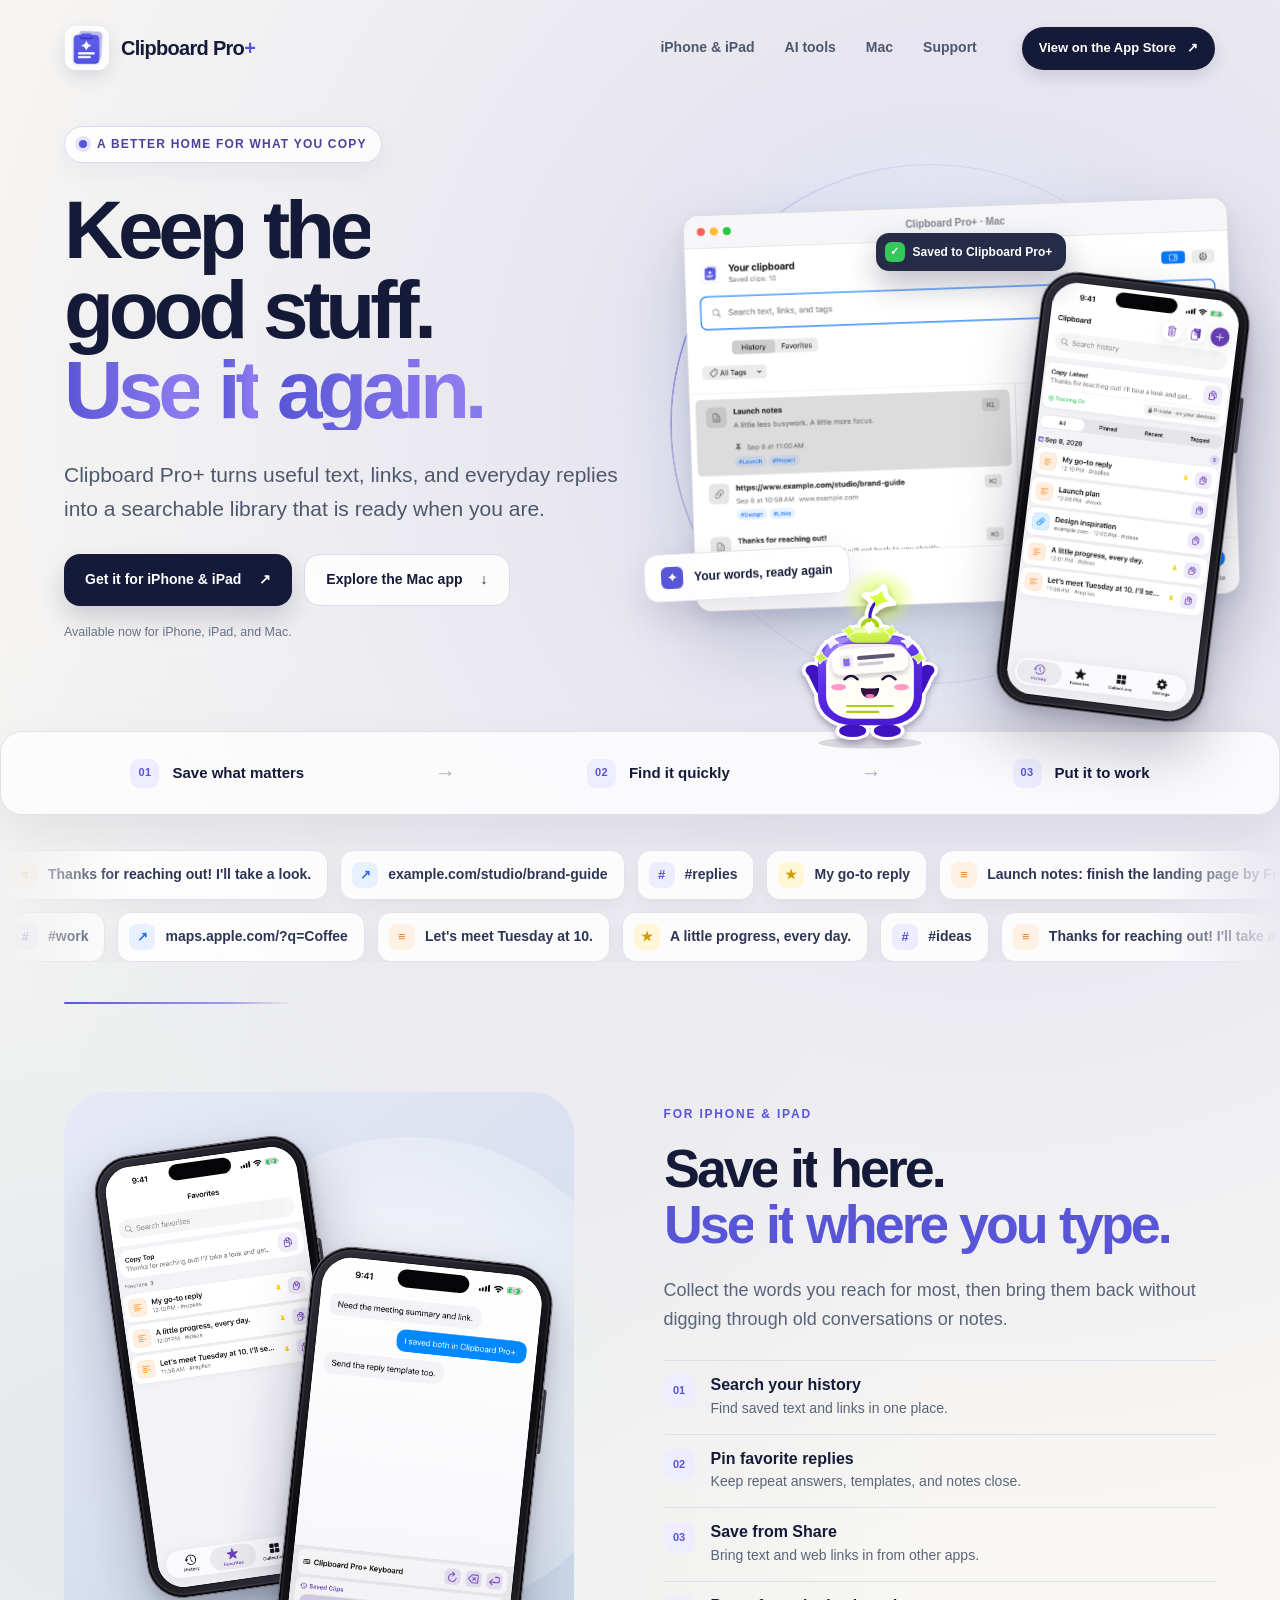
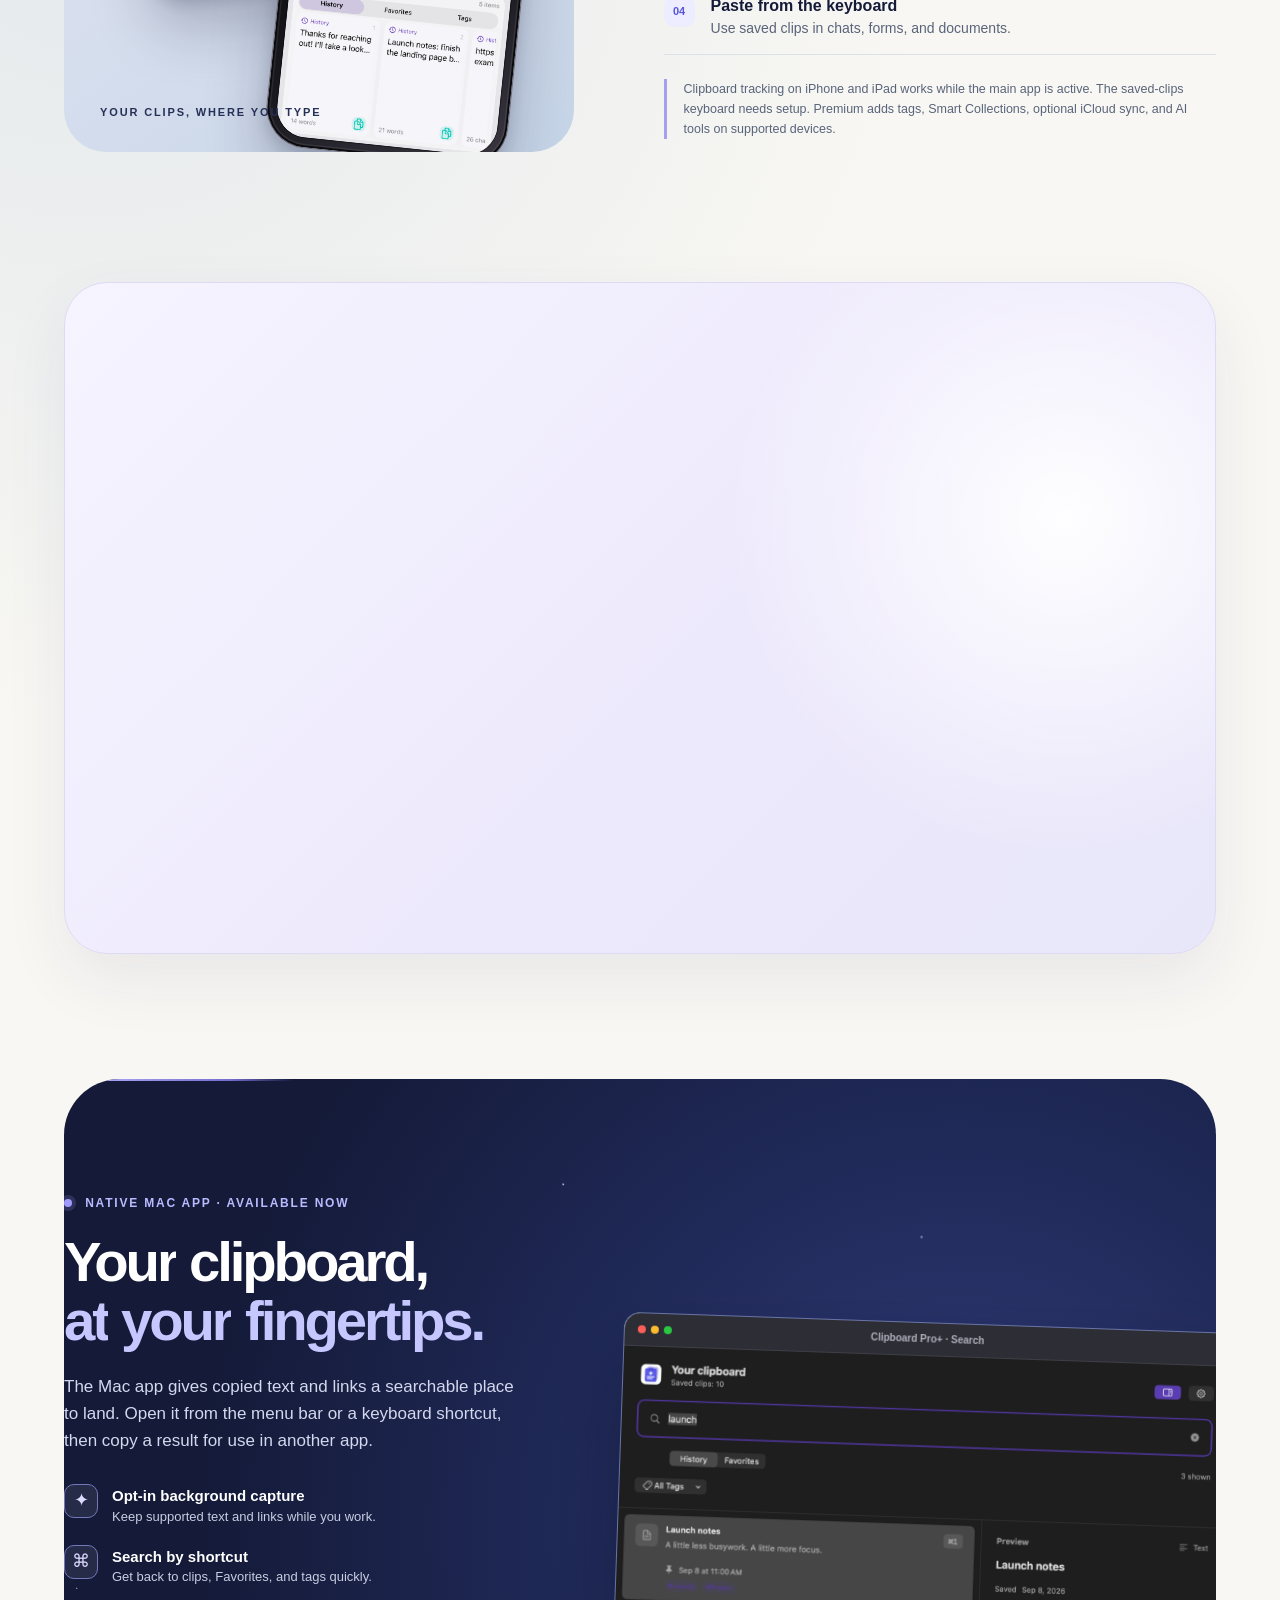
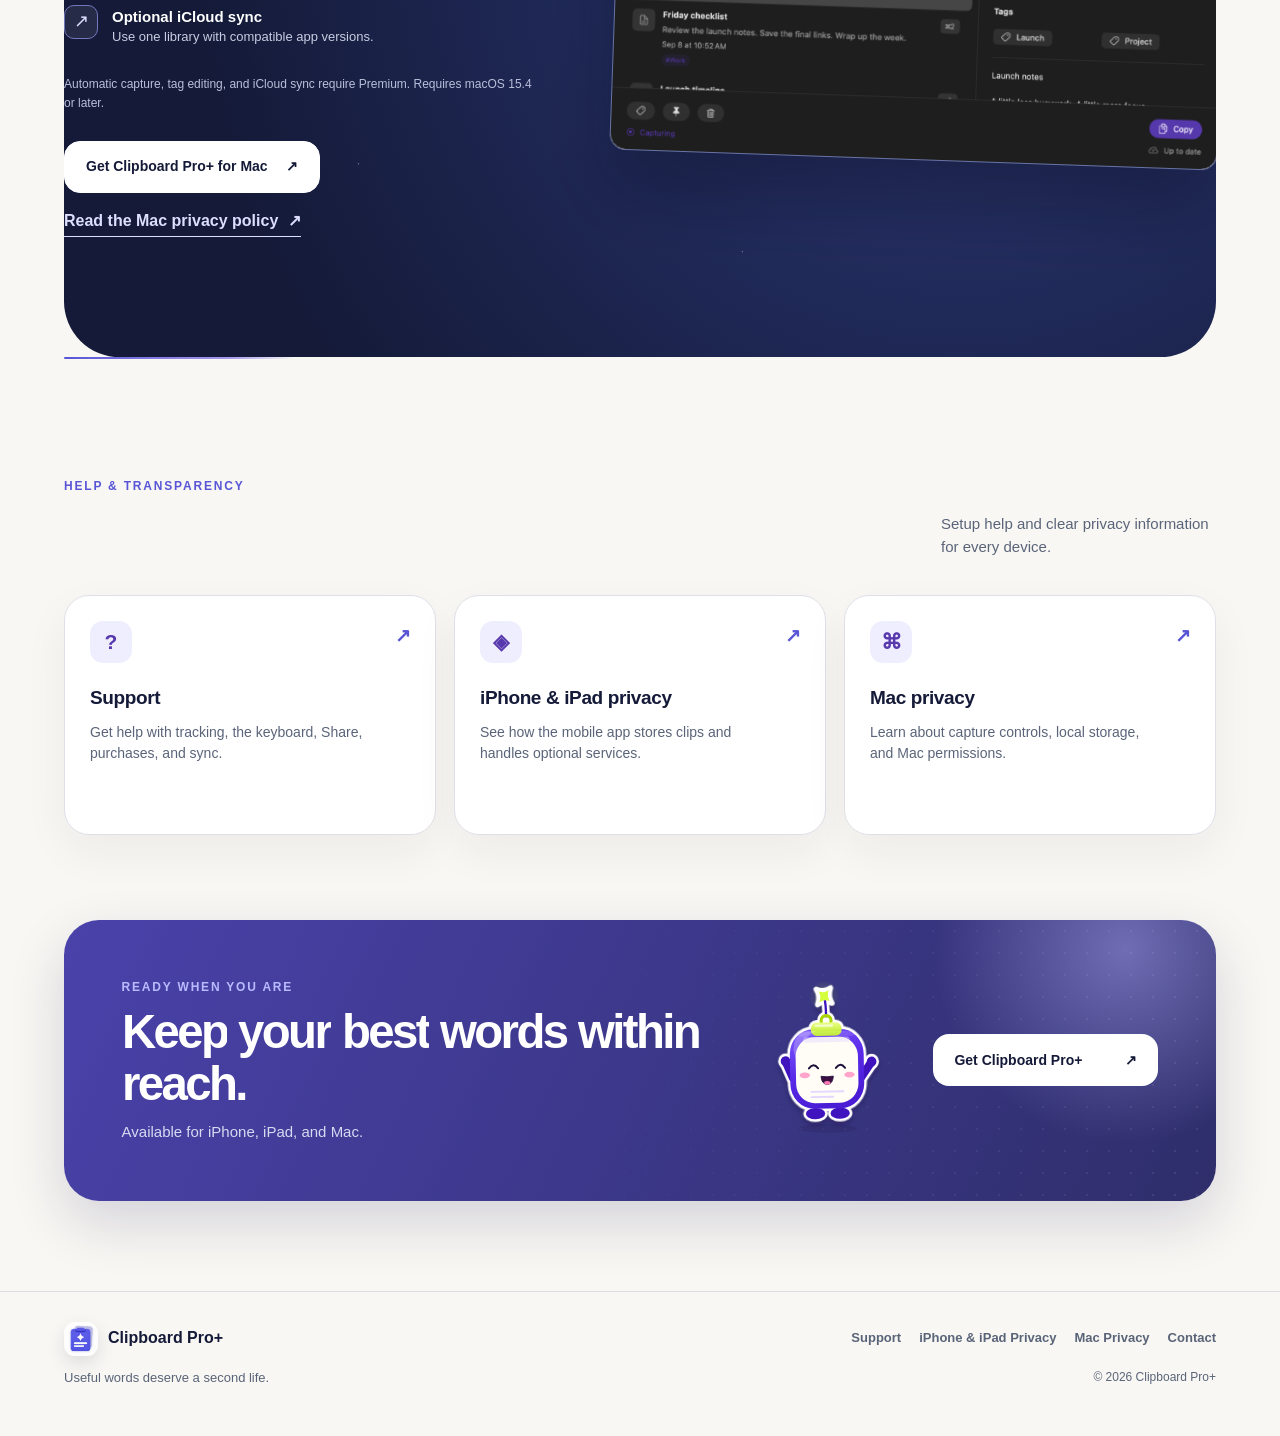
<file: docs/index.html>
<!DOCTYPE html>
<html lang="en" class="home-page">
<head>
  <meta charset="utf-8">
  <meta name="viewport" content="width=device-width, initial-scale=1">
  <meta name="theme-color" content="#f7f5f0">
  <meta name="description" content="Clipboard Pro+ keeps text, links, and favorite replies searchable across iPhone, iPad, and Mac, with on-device AI tools on compatible mobile devices.">
  <title>Clipboard Pro+ — Keep the good stuff</title>
  <link rel="canonical" href="https://mahmoudfotta.github.io/Clipboard-pro-plus/">
  <meta property="og:type" content="website">
  <meta property="og:site_name" content="Clipboard Pro+">
  <meta property="og:url" content="https://mahmoudfotta.github.io/Clipboard-pro-plus/">
  <meta property="og:title" content="Clipboard Pro+ — Keep the good stuff">
  <meta property="og:description" content="Save, find, and reuse your text and links on iPhone, iPad, and Mac. On-device AI tools help with saved clips on compatible devices.">
  <meta property="og:image" content="https://mahmoudfotta.github.io/Clipboard-pro-plus/assets/social-preview.png?v=20260929">
  <meta property="og:image:width" content="1200">
  <meta property="og:image:height" content="630">
  <meta property="og:image:alt" content="Clipboard Pro+ preview with the app on iPhone and Mac beside the headline Keep the good stuff. Use it again.">
  <meta name="twitter:card" content="summary_large_image">
  <meta name="twitter:title" content="Clipboard Pro+ — Keep the good stuff">
  <meta name="twitter:description" content="Save, find, and reuse your text and links on iPhone, iPad, and Mac. On-device AI tools help with saved clips on compatible devices.">
  <meta name="twitter:image" content="https://mahmoudfotta.github.io/Clipboard-pro-plus/assets/social-preview.png?v=20260929">
  <meta name="twitter:image:alt" content="Clipboard Pro+ preview with the app on iPhone and Mac beside the headline Keep the good stuff. Use it again.">
  <link rel="icon" type="image/png" href="./assets/app-icon.png">
  <link rel="stylesheet" href="./site.css?v=20260929-4">
  <link rel="stylesheet" href="./home.css?v=20260929-4">
  <link rel="stylesheet" href="./ai.css?v=20260929-4">
  <link rel="stylesheet" href="./home-fx.css?v=20260929-4">
</head>
<body class="home">
  <a class="skip-link" href="#main">Skip to content</a>
  <header class="site-header shell">
    <a class="brand" href="./" aria-label="Clipboard Pro+ home">
      <img src="./assets/app-icon.png" width="44" height="44" alt="">
      <span>Clipboard Pro<span class="brand-plus">+</span></span>
    </a>
    <nav class="site-nav" aria-label="Main navigation">
      <a href="#ios">iPhone &amp; iPad</a>
      <a href="#ai">AI tools</a>
      <a href="#mac">Mac</a>
      <a href="./support/">Support</a>
    </nav>
    <a class="nav-cta" href="https://apps.apple.com/us/app/clipboard-pro-paste-manager/id6761011158" target="_blank" rel="noopener noreferrer">View on the App Store <span aria-hidden="true">↗</span></a>
  </header>

  <main id="main">
    <section class="hero-section shell" aria-labelledby="hero-title">
      <div class="hero-copy">
        <p class="kicker"><span class="kicker-dot" aria-hidden="true"></span> A better home for what you copy</p>
        <h1 id="hero-title">Keep the<br>good stuff.<br><span>Use it again.</span></h1>
        <p class="hero-lead">Clipboard Pro+ turns useful text, links, and everyday replies into a searchable library that is ready when you are.</p>
        <div class="hero-actions">
          <a class="home-button primary" href="https://apps.apple.com/us/app/clipboard-pro-paste-manager/id6761011158" target="_blank" rel="noopener noreferrer">Get it for iPhone &amp; iPad <span aria-hidden="true">↗</span></a>
          <a class="home-button secondary" href="#mac">Explore the Mac app <span aria-hidden="true">↓</span></a>
        </div>
        <p class="hero-availability">Available now for iPhone, iPad, and Mac.</p>
      </div>
      <div class="hero-visual">
        <div class="visual-halo" aria-hidden="true"></div>
        <figure class="mac-window hero-mac">
          <div class="window-bar"><span class="traffic-lights" aria-hidden="true"><i></i><i></i><i></i></span><span>Clipboard Pro+ · Mac</span></div>
          <img src="./assets/mac-library.png" width="1600" height="1067" alt="Clipboard Pro+ Mac library with searchable clips and a selected note.">
        </figure>
        <figure class="phone-frame hero-phone">
          <img src="./assets/iphone-history.png?v=20260929" width="690" height="1500" alt="Clipboard Pro+ on iPhone showing searchable history, saved clips, and Favorites.">
        </figure>
        <div class="floating-chip" aria-hidden="true"><span>✦</span> Your words, ready again</div>
        <div class="pip pip-hero" data-pip="waitingToCopy" role="img" aria-label="Pip, the Clipboard Pro+ buddy, catching a saved clip"></div>
      </div>
    </section>

    <div class="benefit-bar shell" aria-label="What Clipboard Pro+ helps you do">
      <span><strong>01</strong> Save what matters</span>
      <span class="benefit-arrow" aria-hidden="true">→</span>
      <span><strong>02</strong> Find it quickly</span>
      <span class="benefit-arrow" aria-hidden="true">→</span>
      <span><strong>03</strong> Put it to work</span>
    </div>

    <section class="platform-section ios-section shell" id="ios" aria-labelledby="ios-title">
      <div class="ios-visual">
        <div class="ios-glow" aria-hidden="true"></div>
        <figure class="phone-frame ios-phone-back">
          <img src="./assets/iphone-favorites.png?v=20260929" width="690" height="1500" loading="lazy" alt="Favorites screen with pinned replies and notes.">
        </figure>
        <figure class="phone-frame ios-phone-front">
          <img src="./assets/iphone-keyboard.png?v=20260929" width="690" height="1500" loading="lazy" alt="Clipboard Pro+ keyboard showing saved clips in a conversation.">
        </figure>
        <span class="ios-visual-label">YOUR CLIPS, WHERE YOU TYPE</span>
      </div>
      <div class="platform-copy">
        <p class="section-label">For iPhone &amp; iPad</p>
        <h2 id="ios-title">Save it here.<br><span>Use it where you type.</span></h2>
        <p class="section-intro">Collect the words you reach for most, then bring them back without digging through old conversations or notes.</p>
        <ul class="feature-list">
          <li><span class="feature-number">01</span><div><strong>Search your history</strong><p>Find saved text and links in one place.</p></div></li>
          <li><span class="feature-number">02</span><div><strong>Pin favorite replies</strong><p>Keep repeat answers, templates, and notes close.</p></div></li>
          <li><span class="feature-number">03</span><div><strong>Save from Share</strong><p>Bring text and web links in from other apps.</p></div></li>
          <li><span class="feature-number">04</span><div><strong>Paste from the keyboard</strong><p>Use saved clips in chats, forms, and documents.</p></div></li>
        </ul>
        <p class="platform-note">Clipboard tracking on iPhone and iPad works while the main app is active. The saved-clips keyboard needs setup. Premium adds tags, Smart Collections, optional iCloud sync, and AI tools on supported devices.</p>
      </div>
    </section>

    <section class="ai-section shell" id="ai" aria-labelledby="ai-title">
      <div class="ai-panel">
        <div class="ai-copy">
          <p class="section-label"><span class="ai-label-star" aria-hidden="true">✦</span> AI tools for iPhone &amp; iPad</p>
          <h2 id="ai-title">Your clips,<br><span>with a little more clarity.</span></h2>
          <p class="section-intro">On supported devices, Apple Intelligence helps you make more of the text you have already saved. The work happens on your device.</p>
          <ul class="ai-feature-list">
            <li><span class="ai-feature-icon" aria-hidden="true">≡</span><div><strong>Find the point</strong><p>Turn a long clip into a short summary and a useful title.</p></div></li>
            <li><span class="ai-feature-icon" aria-hidden="true">✎</span><div><strong>Rewrite your way</strong><p>Try a professional, friendly, shorter, corrected, or bulleted version.</p></div></li>
            <li><span class="ai-feature-icon" aria-hidden="true">#</span><div><strong>Keep it organized</strong><p>Get suggested tags so saved text is easier to find again.</p></div></li>
          </ul>
          <p class="ai-note">Requires Premium, iOS or iPadOS 26+, and a compatible device with Apple Intelligence enabled.</p>
        </div>
        <div class="ai-visual">
          <div class="ai-orbit" aria-hidden="true"></div>
          <div class="ai-orbit ai-orbit-small" aria-hidden="true"></div>
          <figure class="phone-frame ai-phone">
            <img src="./assets/iphone-ai.png?v=20260929" width="690" height="1500" loading="lazy" alt="Clipboard Pro+ AI Tools screen showing a summary, smart title, and suggested tags for a saved clip.">
          </figure>
          <span class="ai-float ai-float-top" aria-hidden="true">✦ &nbsp;Summarize</span>
          <span class="ai-float ai-float-bottom" aria-hidden="true"># &nbsp;Suggest tags</span>
        </div>
      </div>
    </section>

    <section class="mac-section" id="mac" aria-labelledby="mac-title">
      <div class="shell mac-layout">
        <div class="mac-copy">
          <p class="section-label light"><span class="preview-dot" aria-hidden="true"></span> Native Mac app · available now</p>
          <h2 id="mac-title">Your clipboard,<br><span>at your fingertips.</span></h2>
          <p class="section-intro">The Mac app gives copied text and links a searchable place to land. Open it from the menu bar or a keyboard shortcut, then copy a result for use in another app.</p>
          <div class="mac-features">
            <div><span aria-hidden="true">✦</span><strong>Opt-in background capture</strong><p>Keep supported text and links while you work.</p></div>
            <div><span aria-hidden="true">⌘</span><strong>Search by shortcut</strong><p>Get back to clips, Favorites, and tags quickly.</p></div>
            <div><span aria-hidden="true">↗</span><strong>Optional iCloud sync</strong><p>Use one library with compatible app versions.</p></div>
          </div>
          <p class="mac-note">Automatic capture, tag editing, and iCloud sync require Premium. Requires macOS 15.4 or later.</p>
          <div class="mac-actions">
            <a class="home-button secondary" href="https://apps.apple.com/us/app/clipboard-pro-paste-manager/id6761011158" target="_blank" rel="noopener noreferrer">Get Clipboard Pro+ for Mac <span aria-hidden="true">↗</span></a>
            <a class="text-link light-link" href="./mac-privacy-policy/">Read the Mac privacy policy <span aria-hidden="true">↗</span></a>
          </div>
        </div>
        <figure class="mac-window mac-showcase">
          <div class="window-bar dark"><span class="traffic-lights" aria-hidden="true"><i></i><i></i><i></i></span><span>Clipboard Pro+ · Search</span></div>
          <img src="./assets/mac-search.png" width="1600" height="1067" loading="lazy" alt="Dark Mac search view showing a search for launch notes, matching clips, tags, and a copy action.">
        </figure>
      </div>
    </section>

    <section class="resources-section shell" id="resources" aria-labelledby="resources-title">
      <div class="resources-heading">
        <div><p class="section-label">Help &amp; transparency</p><h2 id="resources-title">The details are close by.</h2></div>
        <p>Setup help and clear privacy information for every device.</p>
      </div>
      <div class="resource-grid">
        <a class="resource-card" href="./support/"><span class="resource-mark" aria-hidden="true">?</span><strong>Support</strong><span>Get help with tracking, the keyboard, Share, purchases, and sync.</span><b aria-hidden="true">↗</b></a>
        <a class="resource-card" href="./privacy-policy/"><span class="resource-mark" aria-hidden="true">◈</span><strong>iPhone &amp; iPad privacy</strong><span>See how the mobile app stores clips and handles optional services.</span><b aria-hidden="true">↗</b></a>
        <a class="resource-card" href="./mac-privacy-policy/"><span class="resource-mark" aria-hidden="true">⌘</span><strong>Mac privacy</strong><span>Learn about capture controls, local storage, and Mac permissions.</span><b aria-hidden="true">↗</b></a>
      </div>
    </section>

    <section class="closing-section shell" aria-labelledby="closing-title">
      <div class="closing-panel">
        <div><p class="section-label light">Ready when you are</p><h2 id="closing-title">Keep your best words within reach.</h2><p>Available for iPhone, iPad, and Mac.</p></div>
        <div class="pip pip-closing" data-pip="happy" role="img" aria-label="Pip, the Clipboard Pro+ buddy, hopping and waving"></div>
        <a class="home-button closing-button" href="https://apps.apple.com/us/app/clipboard-pro-paste-manager/id6761011158" target="_blank" rel="noopener noreferrer">Get Clipboard Pro+ <span aria-hidden="true">↗</span></a>
      </div>
    </section>
  </main>

  <footer class="site-footer shell">
    <div class="footer-brand"><img src="./assets/app-icon.png" width="34" height="34" alt=""><span>Clipboard Pro+</span></div>
    <p>Useful words deserve a second life.</p>
    <nav aria-label="Footer navigation"><a href="./support/">Support</a><a href="./privacy-policy/">iPhone &amp; iPad Privacy</a><a href="./mac-privacy-policy/">Mac Privacy</a><a href="mailto:clipboardproplus@gmail.com">Contact</a></nav>
    <small>© 2026 Clipboard Pro+</small>
  </footer>
  <script src="./home-motion.js?v=20260929-4" defer></script>
  <script src="./pip.js?v=20260929-4" defer></script>
</body>
</html>
</file>
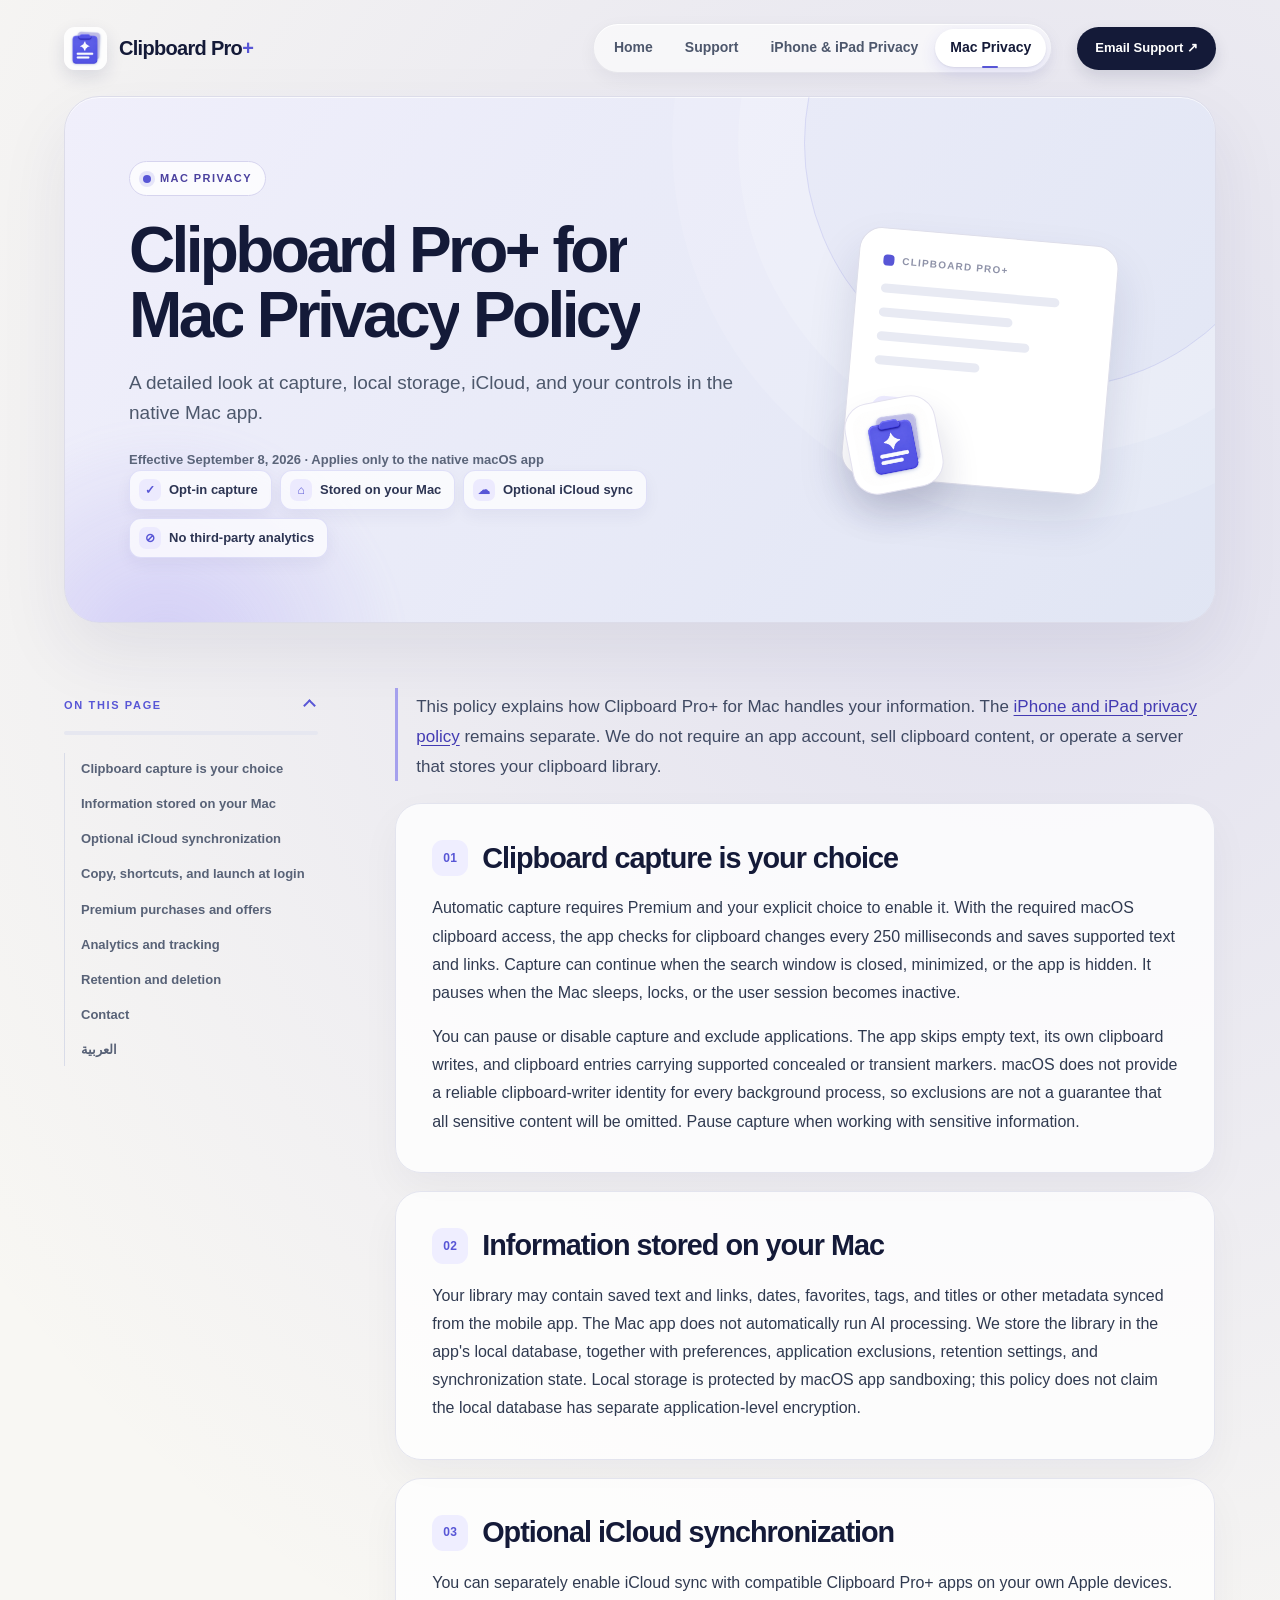
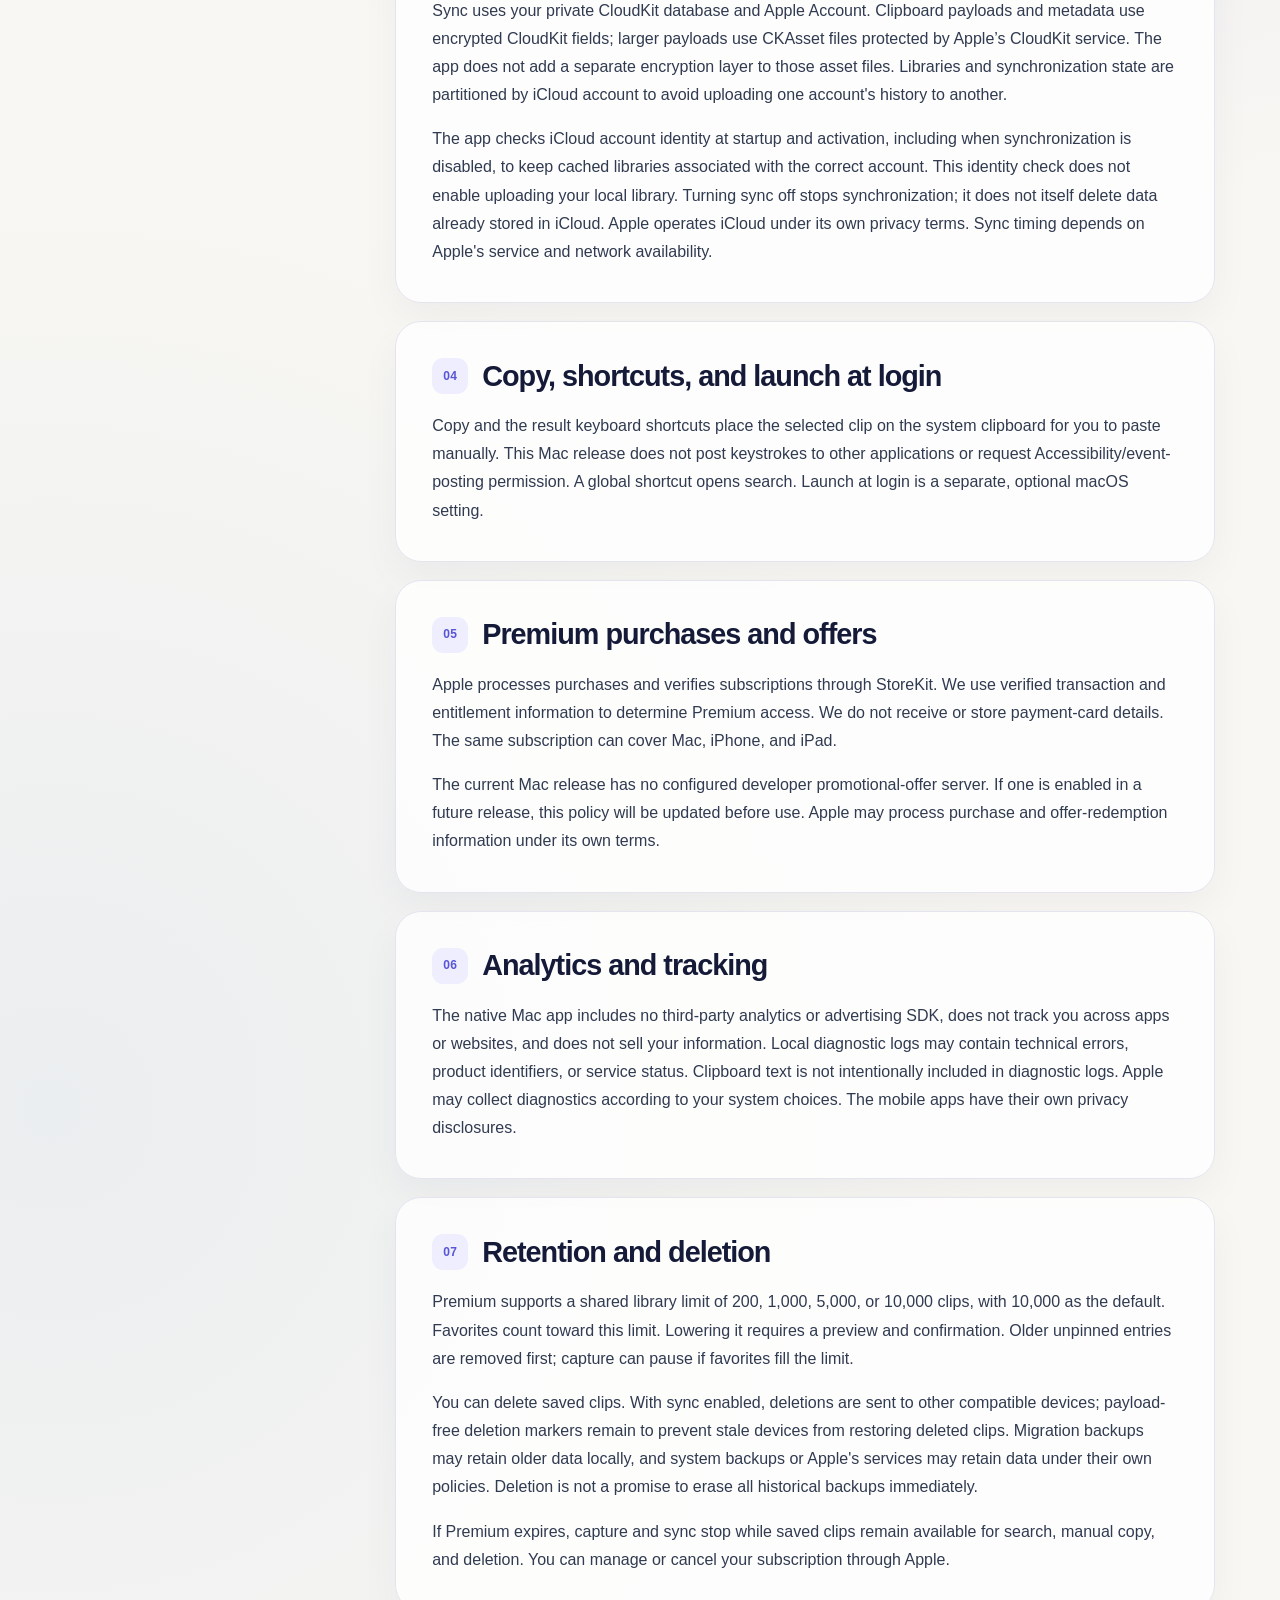
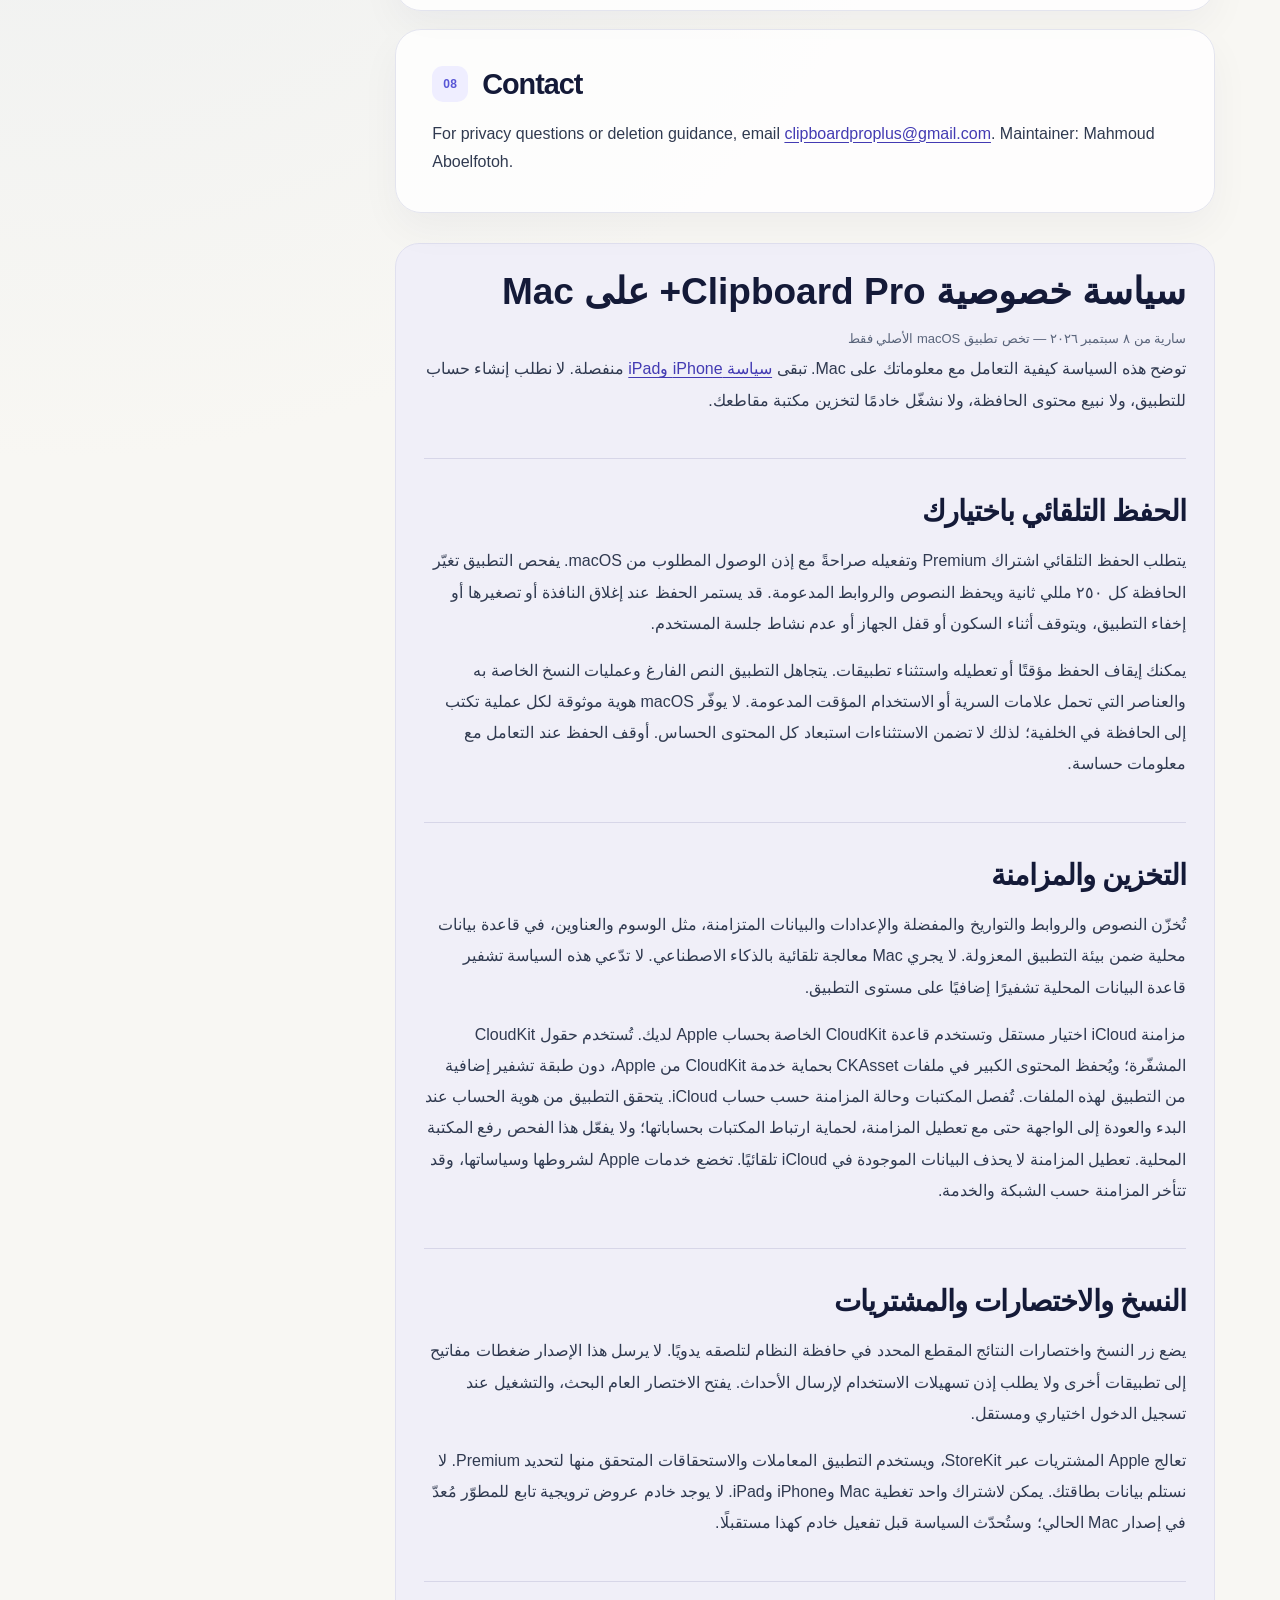
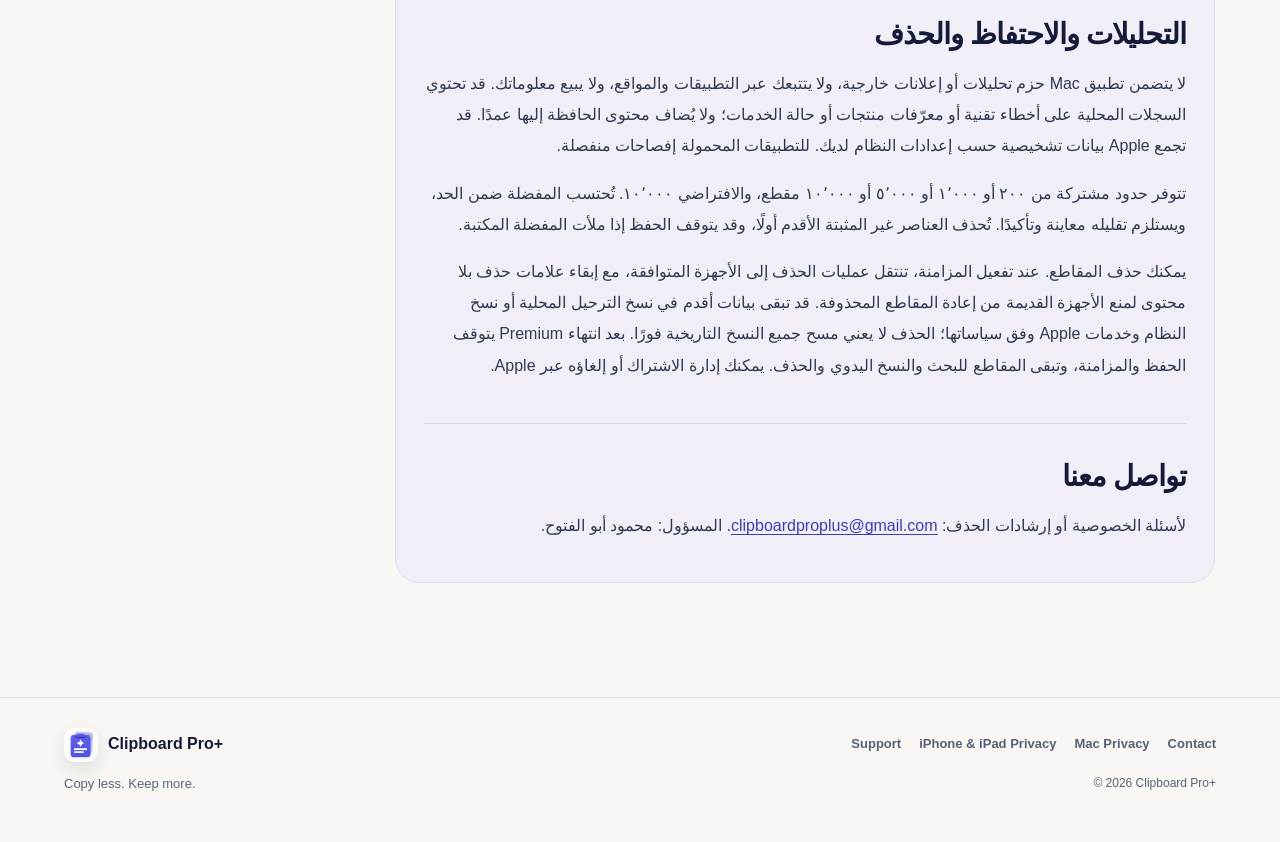
<file: docs/mac-privacy-policy/index.html>
<!doctype html>
<html lang="en">
<head>
  <meta charset="utf-8">
  <meta name="viewport" content="width=device-width, initial-scale=1">
  <meta name="description" content="A detailed look at capture, local storage, iCloud, and your controls in the native Mac app.">
  <title>Clipboard Pro+ for Mac Privacy Policy</title>
  <link rel="icon" type="image/png" href="../assets/app-icon.png">
  <link rel="stylesheet" href="../site.css?v=20260929-1">
  <link rel="stylesheet" href="../info.css?v=20260929-1">
</head>
<body class="info info-mac-privacy">
  <a class="info-skip" href="#main">Skip to content</a>
  <header class="info-header">
    <div class="info-shell info-header-inner">
      <a class="info-brand" href="../" aria-label="Clipboard Pro+ home">
        <img src="../assets/app-icon.png" width="43" height="43" alt="">
        <span>Clipboard Pro<b>+</b></span>
      </a>
      <nav class="info-nav" aria-label="Main navigation">
        <a href="../">Home</a>
        <a href="../support/">Support</a>
        <a href="../privacy-policy/">iPhone &amp; iPad Privacy</a>
        <a href="../mac-privacy-policy/" aria-current="page">Mac Privacy</a>
      </nav>
      <a class="info-contact" href="mailto:clipboardproplus@gmail.com">Email Support <span aria-hidden="true">&nbsp;↗</span></a>
    </div>
  </header>
  <main class="info-main info-shell" id="main">
    <section class="info-hero" aria-labelledby="page-title">
      <div class="info-hero-copy">
        <span class="info-eyebrow">Mac privacy</span>
        <h1 id="page-title">Clipboard Pro+ for Mac Privacy Policy</h1>
        <p class="info-hero-description">A detailed look at capture, local storage, iCloud, and your controls in the native Mac app.</p>
        <p class="info-date">Effective September 8, 2026 · Applies only to the native macOS app</p>
        <ul class="info-highlights" aria-label="At a glance"><li><span aria-hidden="true">✓</span>Opt-in capture</li><li><span aria-hidden="true">⌂</span>Stored on your Mac</li><li><span aria-hidden="true">☁</span>Optional iCloud sync</li><li><span aria-hidden="true">⊘</span>No third-party analytics</li></ul>
      </div>
      <div class="info-hero-visual" aria-hidden="true">
        <div class="info-visual-sheet">
          <span class="info-sheet-top">CLIPBOARD PRO+</span>
          <span class="info-sheet-line"></span>
          <span class="info-sheet-line"></span>
          <span class="info-sheet-line"></span>
          <span class="info-sheet-line"></span>
          <span class="info-sheet-mark">⌘</span>
        </div>
        <div class="info-visual-icon"><img src="../assets/app-icon.png" alt=""></div>
      </div>
    </section>
    <div class="info-content-layout">
      <aside class="info-toc" aria-label="On this page">
        <details class="info-toc-details" open>
        <summary class="info-toc-heading">On this page</summary>
        <nav aria-label="Page sections">
          <a href="#clipboard-capture-is-your-choice">Clipboard capture is your choice</a>
          <a href="#information-stored-on-your-mac">Information stored on your Mac</a>
          <a href="#optional-icloud-synchronization">Optional iCloud synchronization</a>
          <a href="#copy-shortcuts-and-launch-at-login">Copy, shortcuts, and launch at login</a>
          <a href="#premium-purchases-and-offers">Premium purchases and offers</a>
          <a href="#analytics-and-tracking">Analytics and tracking</a>
          <a href="#retention-and-deletion">Retention and deletion</a>
          <a href="#contact">Contact</a>
          <a href="#arabic" lang="ar">العربية</a>
        </nav>
        </details>
      </aside>
      <article class="info-article">
<p>This policy explains how Clipboard Pro+ for Mac handles your information. The <a href="../privacy-policy/">iPhone and iPad privacy policy</a> remains separate. We do not require an app account, sell clipboard content, or operate a server that stores your clipboard library.</p>
<h2 id="clipboard-capture-is-your-choice">Clipboard capture is your choice</h2>
<p>Automatic capture requires Premium and your explicit choice to enable it. With the required macOS clipboard access, the app checks for clipboard changes every 250 milliseconds and saves supported text and links. Capture can continue when the search window is closed, minimized, or the app is hidden. It pauses when the Mac sleeps, locks, or the user session becomes inactive.</p>
<p>You can pause or disable capture and exclude applications. The app skips empty text, its own clipboard writes, and clipboard entries carrying supported concealed or transient markers. macOS does not provide a reliable clipboard-writer identity for every background process, so exclusions are not a guarantee that all sensitive content will be omitted. Pause capture when working with sensitive information.</p>
<h2 id="information-stored-on-your-mac">Information stored on your Mac</h2>
<p>Your library may contain saved text and links, dates, favorites, tags, and titles or other metadata synced from the mobile app. The Mac app does not automatically run AI processing. We store the library in the app's local database, together with preferences, application exclusions, retention settings, and synchronization state. Local storage is protected by macOS app sandboxing; this policy does not claim the local database has separate application-level encryption.</p>
<h2 id="optional-icloud-synchronization">Optional iCloud synchronization</h2>
<p>You can separately enable iCloud sync with compatible Clipboard Pro+ apps on your own Apple devices. Sync uses your private CloudKit database and Apple Account. Clipboard payloads and metadata use encrypted CloudKit fields; larger payloads use CKAsset files protected by Apple’s CloudKit service. The app does not add a separate encryption layer to those asset files. Libraries and synchronization state are partitioned by iCloud account to avoid uploading one account's history to another.</p>
<p>The app checks iCloud account identity at startup and activation, including when synchronization is disabled, to keep cached libraries associated with the correct account. This identity check does not enable uploading your local library. Turning sync off stops synchronization; it does not itself delete data already stored in iCloud. Apple operates iCloud under its own privacy terms. Sync timing depends on Apple's service and network availability.</p>
<h2 id="copy-shortcuts-and-launch-at-login">Copy, shortcuts, and launch at login</h2>
<p>Copy and the result keyboard shortcuts place the selected clip on the system clipboard for you to paste manually. This Mac release does not post keystrokes to other applications or request Accessibility/event-posting permission. A global shortcut opens search. Launch at login is a separate, optional macOS setting.</p>
<h2 id="premium-purchases-and-offers">Premium purchases and offers</h2>
<p>Apple processes purchases and verifies subscriptions through StoreKit. We use verified transaction and entitlement information to determine Premium access. We do not receive or store payment-card details. The same subscription can cover Mac, iPhone, and iPad.</p>
<p>The current Mac release has no configured developer promotional-offer server. If one is enabled in a future release, this policy will be updated before use. Apple may process purchase and offer-redemption information under its own terms.</p>
<h2 id="analytics-and-tracking">Analytics and tracking</h2>
<p>The native Mac app includes no third-party analytics or advertising SDK, does not track you across apps or websites, and does not sell your information. Local diagnostic logs may contain technical errors, product identifiers, or service status. Clipboard text is not intentionally included in diagnostic logs. Apple may collect diagnostics according to your system choices. The mobile apps have their own privacy disclosures.</p>
<h2 id="retention-and-deletion">Retention and deletion</h2>
<p>Premium supports a shared library limit of 200, 1,000, 5,000, or 10,000 clips, with 10,000 as the default. Favorites count toward this limit. Lowering it requires a preview and confirmation. Older unpinned entries are removed first; capture can pause if favorites fill the limit.</p>
<p>You can delete saved clips. With sync enabled, deletions are sent to other compatible devices; payload-free deletion markers remain to prevent stale devices from restoring deleted clips. Migration backups may retain older data locally, and system backups or Apple's services may retain data under their own policies. Deletion is not a promise to erase all historical backups immediately.</p>
<p>If Premium expires, capture and sync stop while saved clips remain available for search, manual copy, and deletion. You can manage or cancel your subscription through Apple.</p>
<h2 id="contact">Contact</h2><p>For privacy questions or deletion guidance, email <a href="mailto:clipboardproplus@gmail.com">clipboardproplus@gmail.com</a>. Maintainer: Mahmoud Aboelfotoh.</p>
<section id="arabic" lang="ar" dir="rtl"><h1>سياسة خصوصية Clipboard Pro+ على Mac</h1><small>سارية من ٨ سبتمبر ٢٠٢٦ — تخص تطبيق macOS الأصلي فقط</small>
<p>توضح هذه السياسة كيفية التعامل مع معلوماتك على Mac. تبقى <a href="../privacy-policy/">سياسة iPhone وiPad</a> منفصلة. لا نطلب إنشاء حساب للتطبيق، ولا نبيع محتوى الحافظة، ولا نشغّل خادمًا لتخزين مكتبة مقاطعك.</p>
<h2>الحفظ التلقائي باختيارك</h2><p>يتطلب الحفظ التلقائي اشتراك Premium وتفعيله صراحةً مع إذن الوصول المطلوب من macOS. يفحص التطبيق تغيّر الحافظة كل ٢٥٠ مللي ثانية ويحفظ النصوص والروابط المدعومة. قد يستمر الحفظ عند إغلاق النافذة أو تصغيرها أو إخفاء التطبيق، ويتوقف أثناء السكون أو قفل الجهاز أو عدم نشاط جلسة المستخدم.</p>
<p>يمكنك إيقاف الحفظ مؤقتًا أو تعطيله واستثناء تطبيقات. يتجاهل التطبيق النص الفارغ وعمليات النسخ الخاصة به والعناصر التي تحمل علامات السرية أو الاستخدام المؤقت المدعومة. لا يوفّر macOS هوية موثوقة لكل عملية تكتب إلى الحافظة في الخلفية؛ لذلك لا تضمن الاستثناءات استبعاد كل المحتوى الحساس. أوقف الحفظ عند التعامل مع معلومات حساسة.</p>
<h2>التخزين والمزامنة</h2><p>تُخزّن النصوص والروابط والتواريخ والمفضلة والإعدادات والبيانات المتزامنة، مثل الوسوم والعناوين، في قاعدة بيانات محلية ضمن بيئة التطبيق المعزولة. لا يجري Mac معالجة تلقائية بالذكاء الاصطناعي. لا تدّعي هذه السياسة تشفير قاعدة البيانات المحلية تشفيرًا إضافيًا على مستوى التطبيق.</p>
<p>مزامنة iCloud اختيار مستقل وتستخدم قاعدة CloudKit الخاصة بحساب Apple لديك. تُستخدم حقول CloudKit المشفّرة؛ ويُحفظ المحتوى الكبير في ملفات CKAsset بحماية خدمة CloudKit من Apple، دون طبقة تشفير إضافية من التطبيق لهذه الملفات. تُفصل المكتبات وحالة المزامنة حسب حساب iCloud. يتحقق التطبيق من هوية الحساب عند البدء والعودة إلى الواجهة حتى مع تعطيل المزامنة، لحماية ارتباط المكتبات بحساباتها؛ ولا يفعّل هذا الفحص رفع المكتبة المحلية. تعطيل المزامنة لا يحذف البيانات الموجودة في iCloud تلقائيًا. تخضع خدمات Apple لشروطها وسياساتها، وقد تتأخر المزامنة حسب الشبكة والخدمة.</p>
<h2>النسخ والاختصارات والمشتريات</h2><p>يضع زر النسخ واختصارات النتائج المقطع المحدد في حافظة النظام لتلصقه يدويًا. لا يرسل هذا الإصدار ضغطات مفاتيح إلى تطبيقات أخرى ولا يطلب إذن تسهيلات الاستخدام لإرسال الأحداث. يفتح الاختصار العام البحث، والتشغيل عند تسجيل الدخول اختياري ومستقل.</p>
<p>تعالج Apple المشتريات عبر StoreKit، ويستخدم التطبيق المعاملات والاستحقاقات المتحقق منها لتحديد Premium. لا نستلم بيانات بطاقتك. يمكن لاشتراك واحد تغطية Mac وiPhone وiPad. لا يوجد خادم عروض ترويجية تابع للمطوّر مُعدّ في إصدار Mac الحالي؛ وستُحدّث السياسة قبل تفعيل خادم كهذا مستقبلًا.</p>
<h2>التحليلات والاحتفاظ والحذف</h2><p>لا يتضمن تطبيق Mac حزم تحليلات أو إعلانات خارجية، ولا يتتبعك عبر التطبيقات والمواقع، ولا يبيع معلوماتك. قد تحتوي السجلات المحلية على أخطاء تقنية أو معرّفات منتجات أو حالة الخدمات؛ ولا يُضاف محتوى الحافظة إليها عمدًا. قد تجمع Apple بيانات تشخيصية حسب إعدادات النظام لديك. للتطبيقات المحمولة إفصاحات منفصلة.</p>
<p>تتوفر حدود مشتركة من ٢٠٠ أو ١٬٠٠٠ أو ٥٬٠٠٠ أو ١٠٬٠٠٠ مقطع، والافتراضي ١٠٬٠٠٠. تُحتسب المفضلة ضمن الحد، ويستلزم تقليله معاينة وتأكيدًا. تُحذف العناصر غير المثبتة الأقدم أولًا، وقد يتوقف الحفظ إذا ملأت المفضلة المكتبة.</p>
<p>يمكنك حذف المقاطع. عند تفعيل المزامنة، تنتقل عمليات الحذف إلى الأجهزة المتوافقة، مع إبقاء علامات حذف بلا محتوى لمنع الأجهزة القديمة من إعادة المقاطع المحذوفة. قد تبقى بيانات أقدم في نسخ الترحيل المحلية أو نسخ النظام وخدمات Apple وفق سياساتها؛ الحذف لا يعني مسح جميع النسخ التاريخية فورًا. بعد انتهاء Premium يتوقف الحفظ والمزامنة، وتبقى المقاطع للبحث والنسخ اليدوي والحذف. يمكنك إدارة الاشتراك أو إلغاؤه عبر Apple.</p>
<h2>تواصل معنا</h2><p>لأسئلة الخصوصية أو إرشادات الحذف: <a href="mailto:clipboardproplus@gmail.com">clipboardproplus@gmail.com</a>. المسؤول: محمود أبو الفتوح.</p></section>
      </article>
    </div>
  </main>
  <footer class="info-footer info-shell">
    <div class="info-footer-brand"><img src="../assets/app-icon.png" width="34" height="34" alt=""><span>Clipboard Pro+</span></div>
    <p>Copy less. Keep more.</p>
    <nav aria-label="Footer navigation"><a href="../support/">Support</a><a href="../privacy-policy/">iPhone &amp; iPad Privacy</a><a href="../mac-privacy-policy/">Mac Privacy</a><a href="mailto:clipboardproplus@gmail.com">Contact</a></nav>
    <small>© 2026 Clipboard Pro+</small>
  </footer>
  <script src="../info-motion.js?v=20260929-1" defer></script>
</body>
</html>
</file>
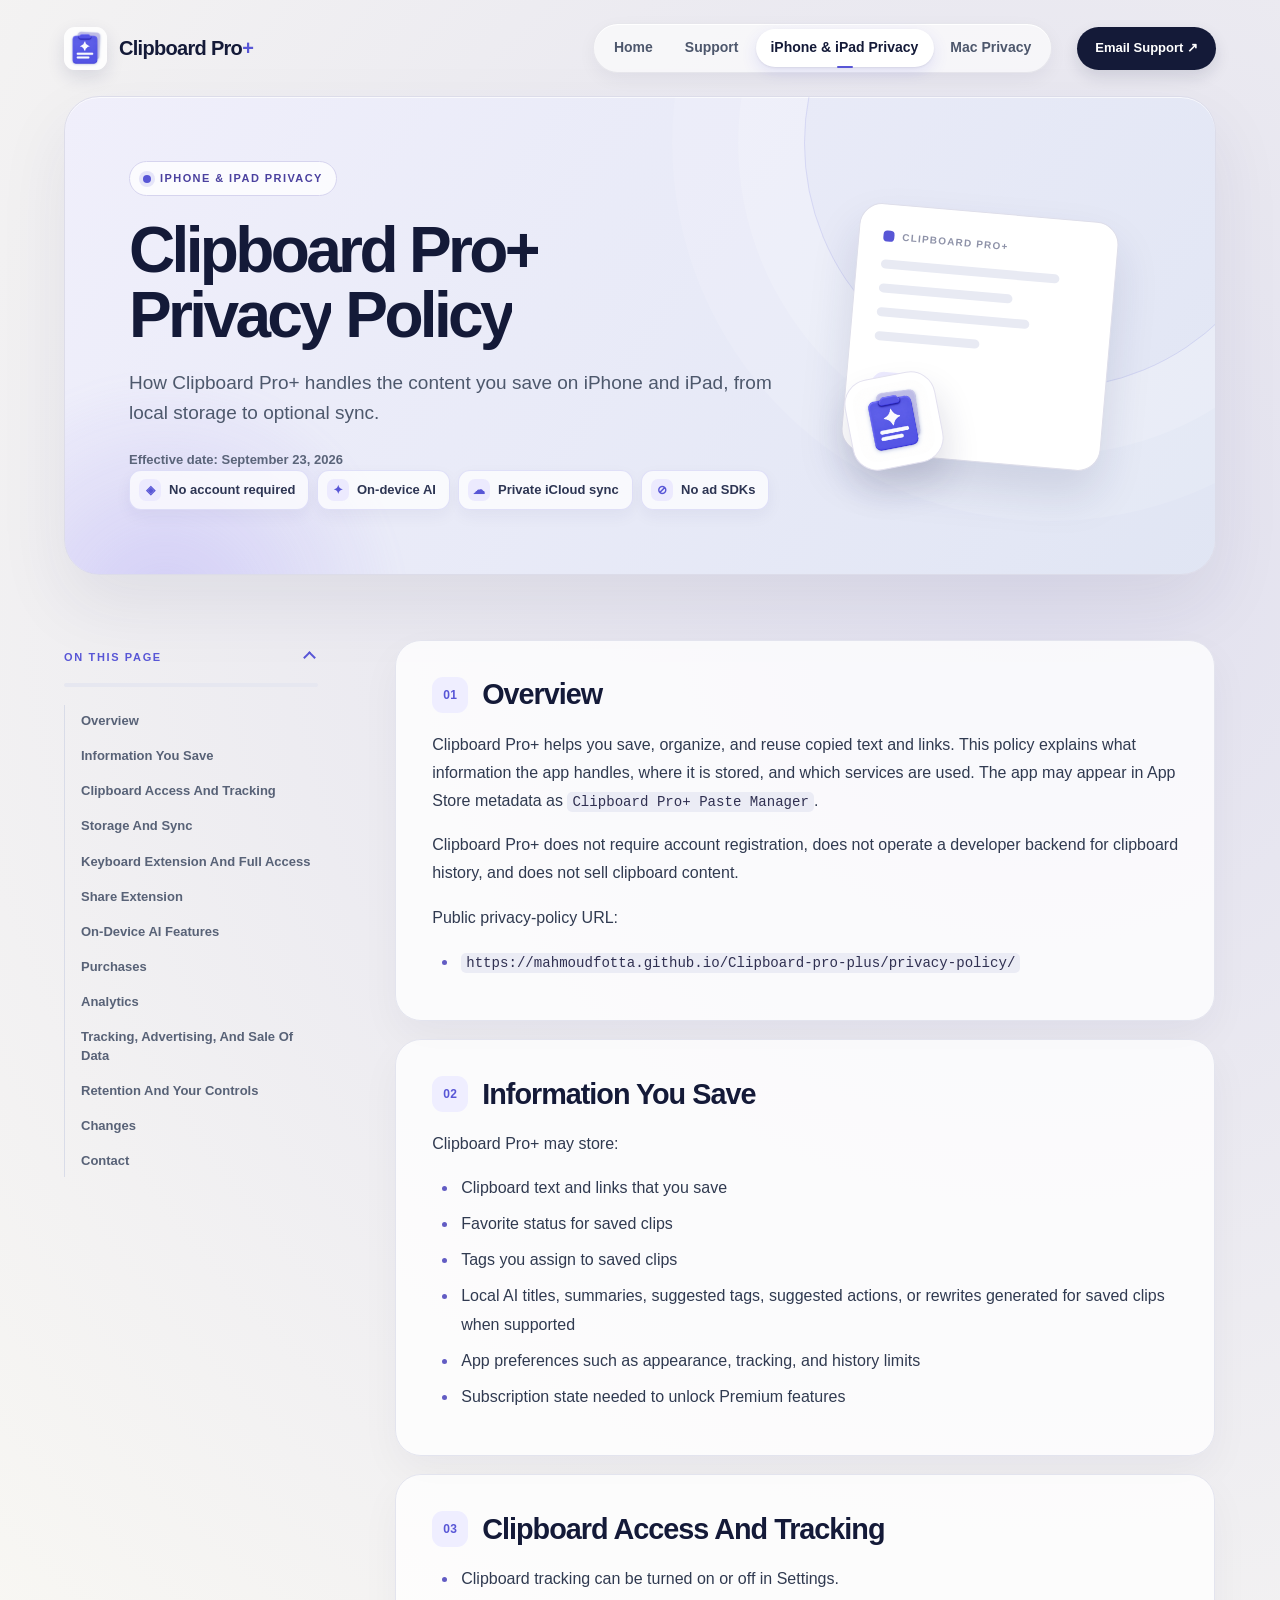
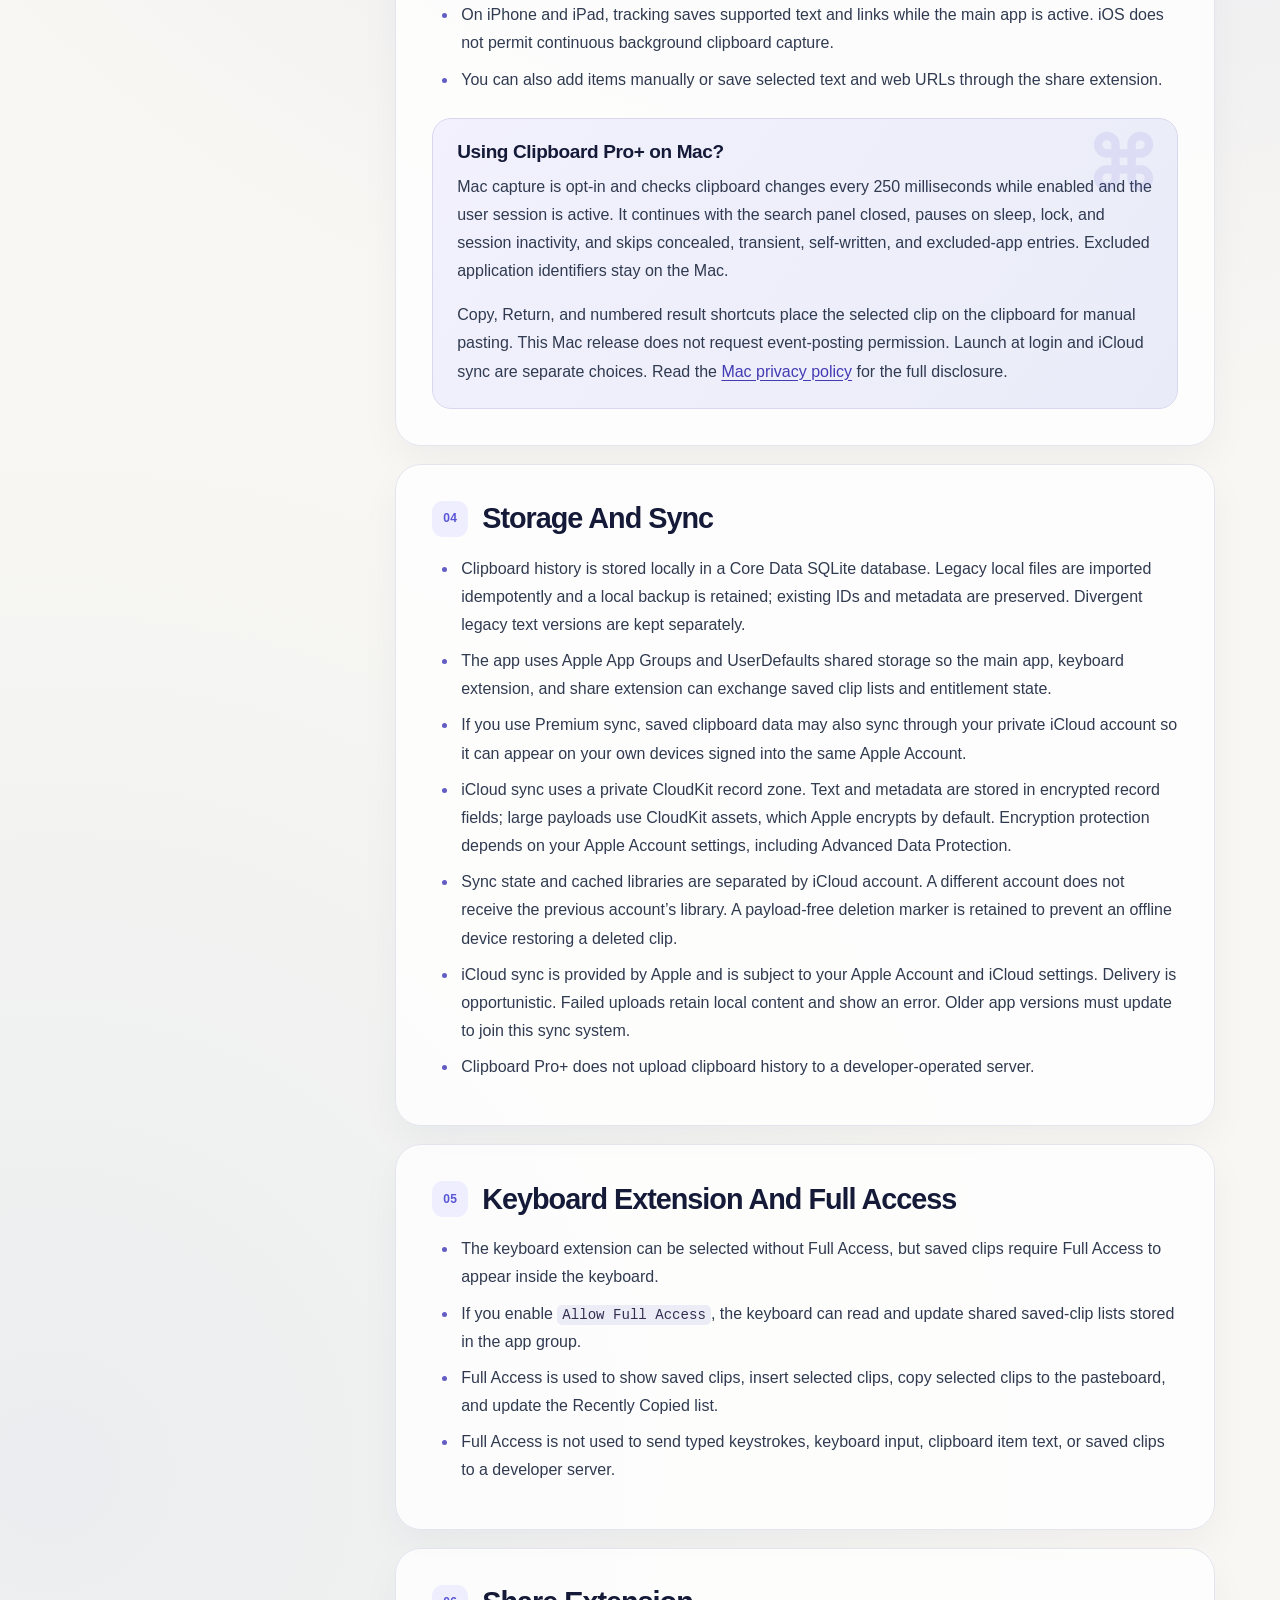
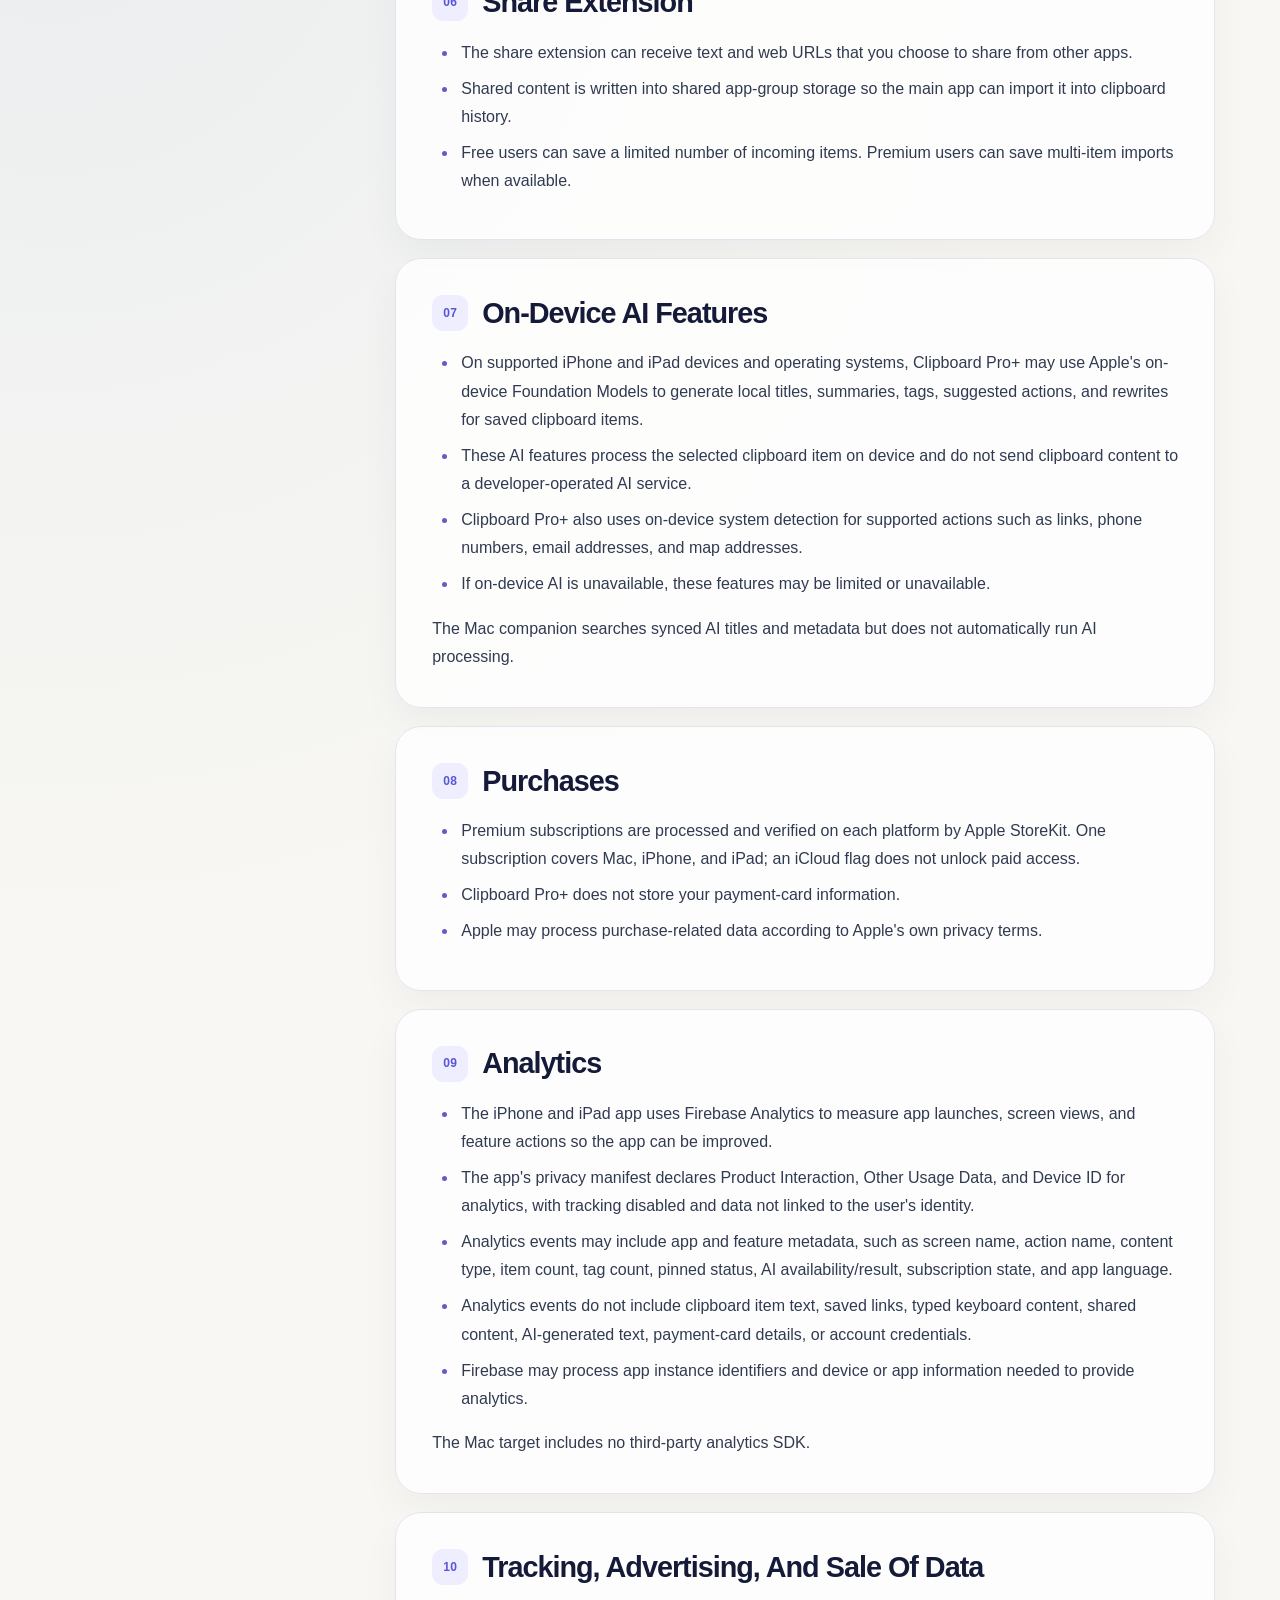
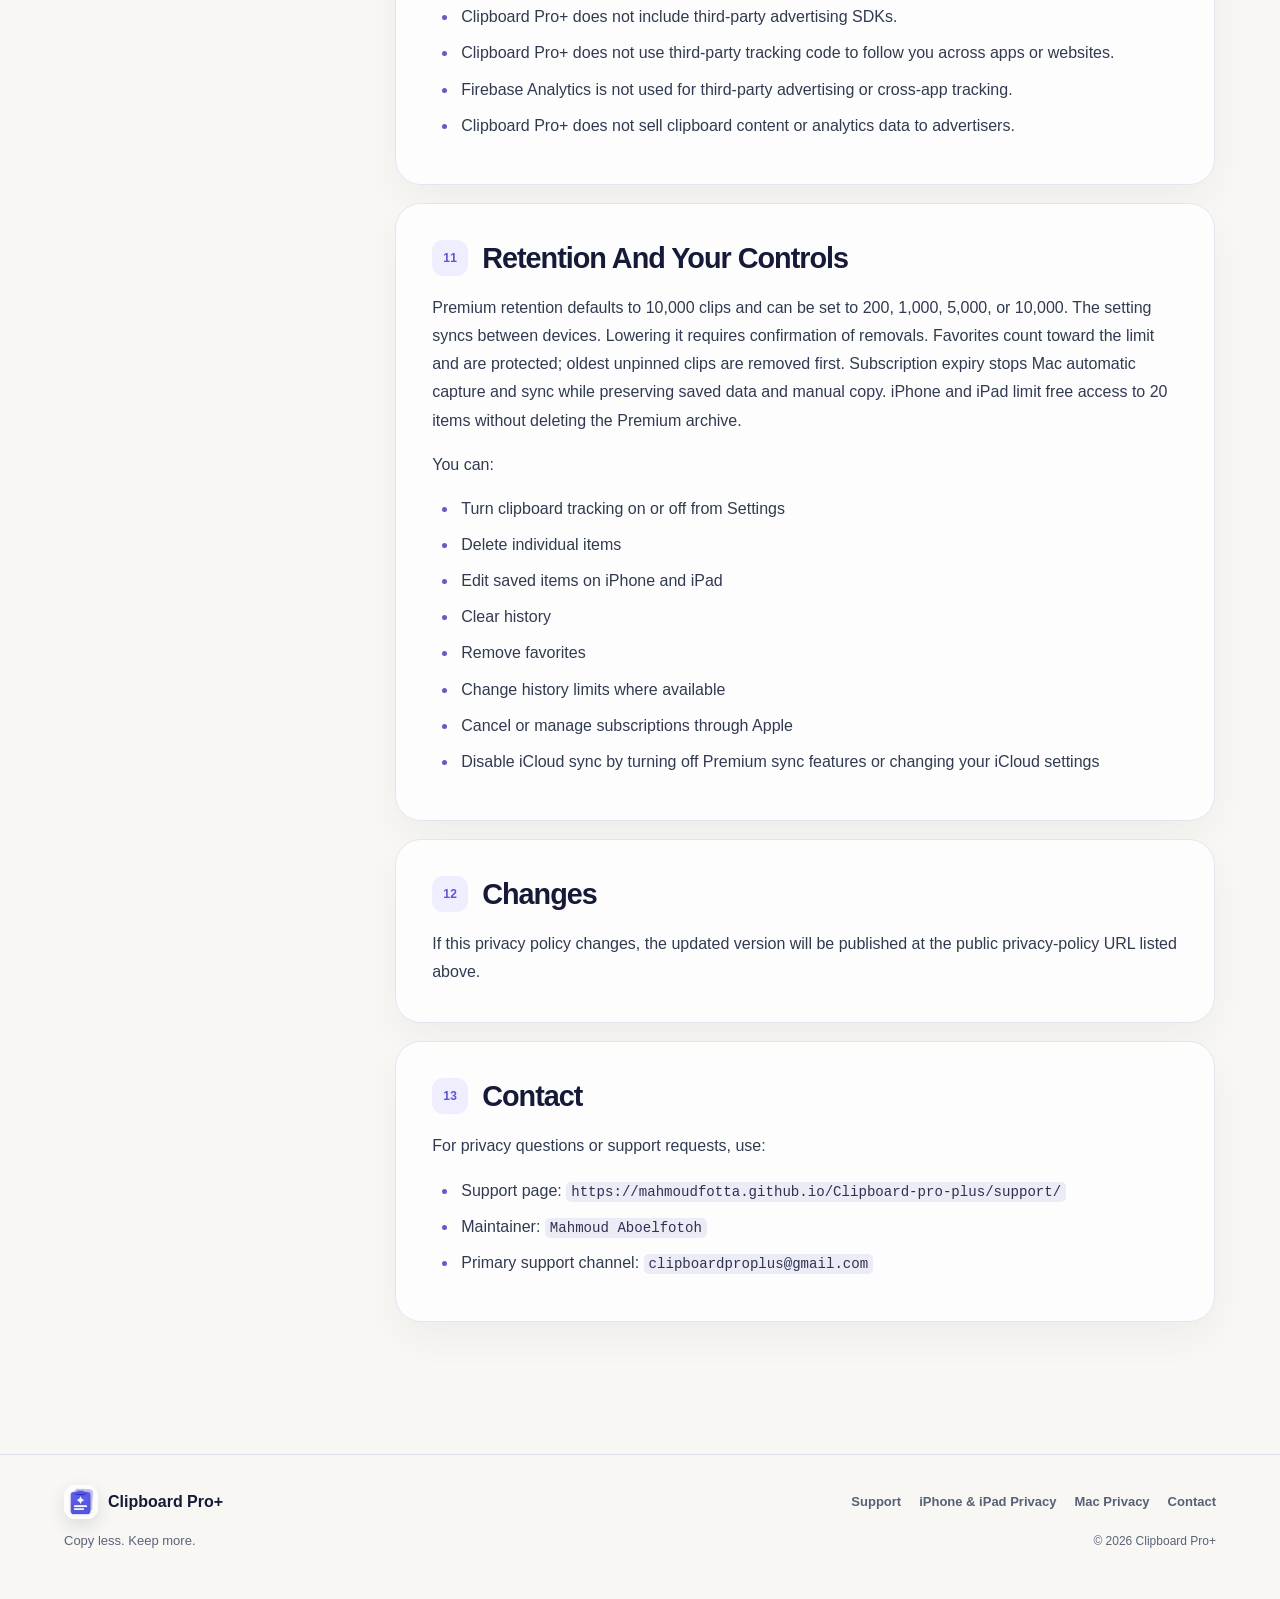
<file: docs/privacy-policy/index.html>
<!doctype html>
<html lang="en">
<head>
  <meta charset="utf-8">
  <meta name="viewport" content="width=device-width, initial-scale=1">
  <meta name="description" content="How Clipboard Pro+ handles the content you save on iPhone and iPad, from local storage to optional sync.">
  <title>Clipboard Pro+ Privacy Policy</title>
  <link rel="icon" type="image/png" href="../assets/app-icon.png">
  <link rel="stylesheet" href="../site.css?v=20260929-1">
  <link rel="stylesheet" href="../info.css?v=20260929-1">
</head>
<body class="info info-ios-privacy">
  <a class="info-skip" href="#main">Skip to content</a>
  <header class="info-header">
    <div class="info-shell info-header-inner">
      <a class="info-brand" href="../" aria-label="Clipboard Pro+ home">
        <img src="../assets/app-icon.png" width="43" height="43" alt="">
        <span>Clipboard Pro<b>+</b></span>
      </a>
      <nav class="info-nav" aria-label="Main navigation">
        <a href="../">Home</a>
        <a href="../support/">Support</a>
        <a href="../privacy-policy/" aria-current="page">iPhone &amp; iPad Privacy</a>
        <a href="../mac-privacy-policy/">Mac Privacy</a>
      </nav>
      <a class="info-contact" href="mailto:clipboardproplus@gmail.com">Email Support <span aria-hidden="true">&nbsp;↗</span></a>
    </div>
  </header>
  <main class="info-main info-shell" id="main">
    <section class="info-hero" aria-labelledby="page-title">
      <div class="info-hero-copy">
        <span class="info-eyebrow">iPhone &amp; iPad privacy</span>
        <h1 id="page-title">Clipboard Pro+ Privacy Policy</h1>
        <p class="info-hero-description">How Clipboard Pro+ handles the content you save on iPhone and iPad, from local storage to optional sync.</p>
        <p class="info-date">Effective date: September 23, 2026</p>
        <ul class="info-highlights" aria-label="At a glance"><li><span aria-hidden="true">◈</span>No account required</li><li><span aria-hidden="true">✦</span>On-device AI</li><li><span aria-hidden="true">☁</span>Private iCloud sync</li><li><span aria-hidden="true">⊘</span>No ad SDKs</li></ul>
      </div>
      <div class="info-hero-visual" aria-hidden="true">
        <div class="info-visual-sheet">
          <span class="info-sheet-top">CLIPBOARD PRO+</span>
          <span class="info-sheet-line"></span>
          <span class="info-sheet-line"></span>
          <span class="info-sheet-line"></span>
          <span class="info-sheet-line"></span>
          <span class="info-sheet-mark">◈</span>
        </div>
        <div class="info-visual-icon"><img src="../assets/app-icon.png" alt=""></div>
      </div>
    </section>
    <div class="info-content-layout">
      <aside class="info-toc" aria-label="On this page">
        <details class="info-toc-details" open>
        <summary class="info-toc-heading">On this page</summary>
        <nav aria-label="Page sections">
          <a href="#overview">Overview</a>
          <a href="#information-you-save">Information You Save</a>
          <a href="#clipboard-access-and-tracking">Clipboard Access And Tracking</a>
          <a href="#storage-and-sync">Storage And Sync</a>
          <a href="#keyboard-extension-and-full-access">Keyboard Extension And Full Access</a>
          <a href="#share-extension">Share Extension</a>
          <a href="#on-device-ai-features">On-Device AI Features</a>
          <a href="#purchases">Purchases</a>
          <a href="#analytics">Analytics</a>
          <a href="#tracking-advertising-and-sale-of-data">Tracking, Advertising, And Sale Of Data</a>
          <a href="#retention-and-your-controls">Retention And Your Controls</a>
          <a href="#changes">Changes</a>
          <a href="#contact">Contact</a>
        </nav>
        </details>
      </aside>
      <article class="info-article">
<h2 id="overview">Overview</h2>
<p>Clipboard Pro+ helps you save, organize, and reuse copied text and links. This policy explains what information the app handles, where it is stored, and which services are used. The app may appear in App Store metadata as <code>Clipboard Pro+ Paste Manager</code>.</p>
<p>Clipboard Pro+ does not require account registration, does not operate a developer backend for clipboard history, and does not sell clipboard content.</p>
<p>Public privacy-policy URL:</p>
<ul>
<li><code>https://mahmoudfotta.github.io/Clipboard-pro-plus/privacy-policy/</code></li>
</ul>
<h2 id="information-you-save">Information You Save</h2>
<p>Clipboard Pro+ may store:</p>
<ul>
<li>Clipboard text and links that you save</li>
<li>Favorite status for saved clips</li>
<li>Tags you assign to saved clips</li>
<li>Local AI titles, summaries, suggested tags, suggested actions, or rewrites generated for saved clips when supported</li>
<li>App preferences such as appearance, tracking, and history limits</li>
<li>Subscription state needed to unlock Premium features</li>
</ul>
<h2 id="clipboard-access-and-tracking">Clipboard Access And Tracking</h2>
<ul>
<li>Clipboard tracking can be turned on or off in Settings.</li>
<li>On iPhone and iPad, tracking saves supported text and links while the main app is active. iOS does not permit continuous background clipboard capture.</li>
<li>You can also add items manually or save selected text and web URLs through the share extension.</li>
</ul>
<aside class="info-cross-platform" aria-labelledby="mac-privacy-note">
  <h3 id="mac-privacy-note">Using Clipboard Pro+ on Mac?</h3>
  <p>Mac capture is opt-in and checks clipboard changes every 250 milliseconds while enabled and the user session is active. It continues with the search panel closed, pauses on sleep, lock, and session inactivity, and skips concealed, transient, self-written, and excluded-app entries. Excluded application identifiers stay on the Mac.</p>
  <p>Copy, Return, and numbered result shortcuts place the selected clip on the clipboard for manual pasting. This Mac release does not request event-posting permission. Launch at login and iCloud sync are separate choices. Read the <a href="../mac-privacy-policy/">Mac privacy policy</a> for the full disclosure.</p>
</aside>
<h2 id="storage-and-sync">Storage And Sync</h2>
<ul>
<li>Clipboard history is stored locally in a Core Data SQLite database. Legacy local files are imported idempotently and a local backup is retained; existing IDs and metadata are preserved. Divergent legacy text versions are kept separately.</li>
<li>The app uses Apple App Groups and UserDefaults shared storage so the main app, keyboard extension, and share extension can exchange saved clip lists and entitlement state.</li>
<li>If you use Premium sync, saved clipboard data may also sync through your private iCloud account so it can appear on your own devices signed into the same Apple Account.</li>
<li>iCloud sync uses a private CloudKit record zone. Text and metadata are stored in encrypted record fields; large payloads use CloudKit assets, which Apple encrypts by default. Encryption protection depends on your Apple Account settings, including Advanced Data Protection.</li>
<li>Sync state and cached libraries are separated by iCloud account. A different account does not receive the previous account’s library. A payload-free deletion marker is retained to prevent an offline device restoring a deleted clip.</li>
<li>iCloud sync is provided by Apple and is subject to your Apple Account and iCloud settings. Delivery is opportunistic. Failed uploads retain local content and show an error. Older app versions must update to join this sync system.</li>
<li>Clipboard Pro+ does not upload clipboard history to a developer-operated server.</li>
</ul>
<h2 id="keyboard-extension-and-full-access">Keyboard Extension And Full Access</h2>
<ul>
<li>The keyboard extension can be selected without Full Access, but saved clips require Full Access to appear inside the keyboard.</li>
<li>If you enable <code>Allow Full Access</code>, the keyboard can read and update shared saved-clip lists stored in the app group.</li>
<li>Full Access is used to show saved clips, insert selected clips, copy selected clips to the pasteboard, and update the Recently Copied list.</li>
<li>Full Access is not used to send typed keystrokes, keyboard input, clipboard item text, or saved clips to a developer server.</li>
</ul>
<h2 id="share-extension">Share Extension</h2>
<ul>
<li>The share extension can receive text and web URLs that you choose to share from other apps.</li>
<li>Shared content is written into shared app-group storage so the main app can import it into clipboard history.</li>
<li>Free users can save a limited number of incoming items. Premium users can save multi-item imports when available.</li>
</ul>
<h2 id="on-device-ai-features">On-Device AI Features</h2>
<ul>
<li>On supported iPhone and iPad devices and operating systems, Clipboard Pro+ may use Apple&#x27;s on-device Foundation Models to generate local titles, summaries, tags, suggested actions, and rewrites for saved clipboard items.</li>
<li>These AI features process the selected clipboard item on device and do not send clipboard content to a developer-operated AI service.</li>
<li>Clipboard Pro+ also uses on-device system detection for supported actions such as links, phone numbers, email addresses, and map addresses.</li>
<li>If on-device AI is unavailable, these features may be limited or unavailable.</li>
</ul>
<p>The Mac companion searches synced AI titles and metadata but does not automatically run AI processing.</p>
<h2 id="purchases">Purchases</h2>
<ul>
<li>Premium subscriptions are processed and verified on each platform by Apple StoreKit. One subscription covers Mac, iPhone, and iPad; an iCloud flag does not unlock paid access.</li>
<li>Clipboard Pro+ does not store your payment-card information.</li>
<li>Apple may process purchase-related data according to Apple&#x27;s own privacy terms.</li>
</ul>
<h2 id="analytics">Analytics</h2>
<ul>
<li>The iPhone and iPad app uses Firebase Analytics to measure app launches, screen views, and feature actions so the app can be improved.</li>
<li>The app&#x27;s privacy manifest declares Product Interaction, Other Usage Data, and Device ID for analytics, with tracking disabled and data not linked to the user&#x27;s identity.</li>
<li>Analytics events may include app and feature metadata, such as screen name, action name, content type, item count, tag count, pinned status, AI availability/result, subscription state, and app language.</li>
<li>Analytics events do not include clipboard item text, saved links, typed keyboard content, shared content, AI-generated text, payment-card details, or account credentials.</li>
<li>Firebase may process app instance identifiers and device or app information needed to provide analytics.</li>
</ul>
<p>The Mac target includes no third-party analytics SDK.</p>
<h2 id="tracking-advertising-and-sale-of-data">Tracking, Advertising, And Sale Of Data</h2>
<ul>
<li>Clipboard Pro+ does not include third-party advertising SDKs.</li>
<li>Clipboard Pro+ does not use third-party tracking code to follow you across apps or websites.</li>
<li>Firebase Analytics is not used for third-party advertising or cross-app tracking.</li>
<li>Clipboard Pro+ does not sell clipboard content or analytics data to advertisers.</li>
</ul>
<h2 id="retention-and-your-controls">Retention And Your Controls</h2>
<p>Premium retention defaults to 10,000 clips and can be set to 200, 1,000, 5,000, or 10,000. The setting syncs between devices. Lowering it requires confirmation of removals. Favorites count toward the limit and are protected; oldest unpinned clips are removed first. Subscription expiry stops Mac automatic capture and sync while preserving saved data and manual copy. iPhone and iPad limit free access to 20 items without deleting the Premium archive.</p>
<p>You can:</p>
<ul>
<li>Turn clipboard tracking on or off from Settings</li>
<li>Delete individual items</li>
<li>Edit saved items on iPhone and iPad</li>
<li>Clear history</li>
<li>Remove favorites</li>
<li>Change history limits where available</li>
<li>Cancel or manage subscriptions through Apple</li>
<li>Disable iCloud sync by turning off Premium sync features or changing your iCloud settings</li>
</ul>
<h2 id="changes">Changes</h2>
<p>If this privacy policy changes, the updated version will be published at the public privacy-policy URL listed above.</p>
<h2 id="contact">Contact</h2>
<p>For privacy questions or support requests, use:</p>
<ul>
<li>Support page: <code>https://mahmoudfotta.github.io/Clipboard-pro-plus/support/</code></li>
<li>Maintainer: <code>Mahmoud Aboelfotoh</code></li>
<li>Primary support channel: <code>clipboardproplus@gmail.com</code></li>
</ul>
      </article>
    </div>
  </main>
  <footer class="info-footer info-shell">
    <div class="info-footer-brand"><img src="../assets/app-icon.png" width="34" height="34" alt=""><span>Clipboard Pro+</span></div>
    <p>Copy less. Keep more.</p>
    <nav aria-label="Footer navigation"><a href="../support/">Support</a><a href="../privacy-policy/">iPhone &amp; iPad Privacy</a><a href="../mac-privacy-policy/">Mac Privacy</a><a href="mailto:clipboardproplus@gmail.com">Contact</a></nav>
    <small>© 2026 Clipboard Pro+</small>
  </footer>
  <script src="../info-motion.js?v=20260929-1" defer></script>
</body>
</html>
</file>
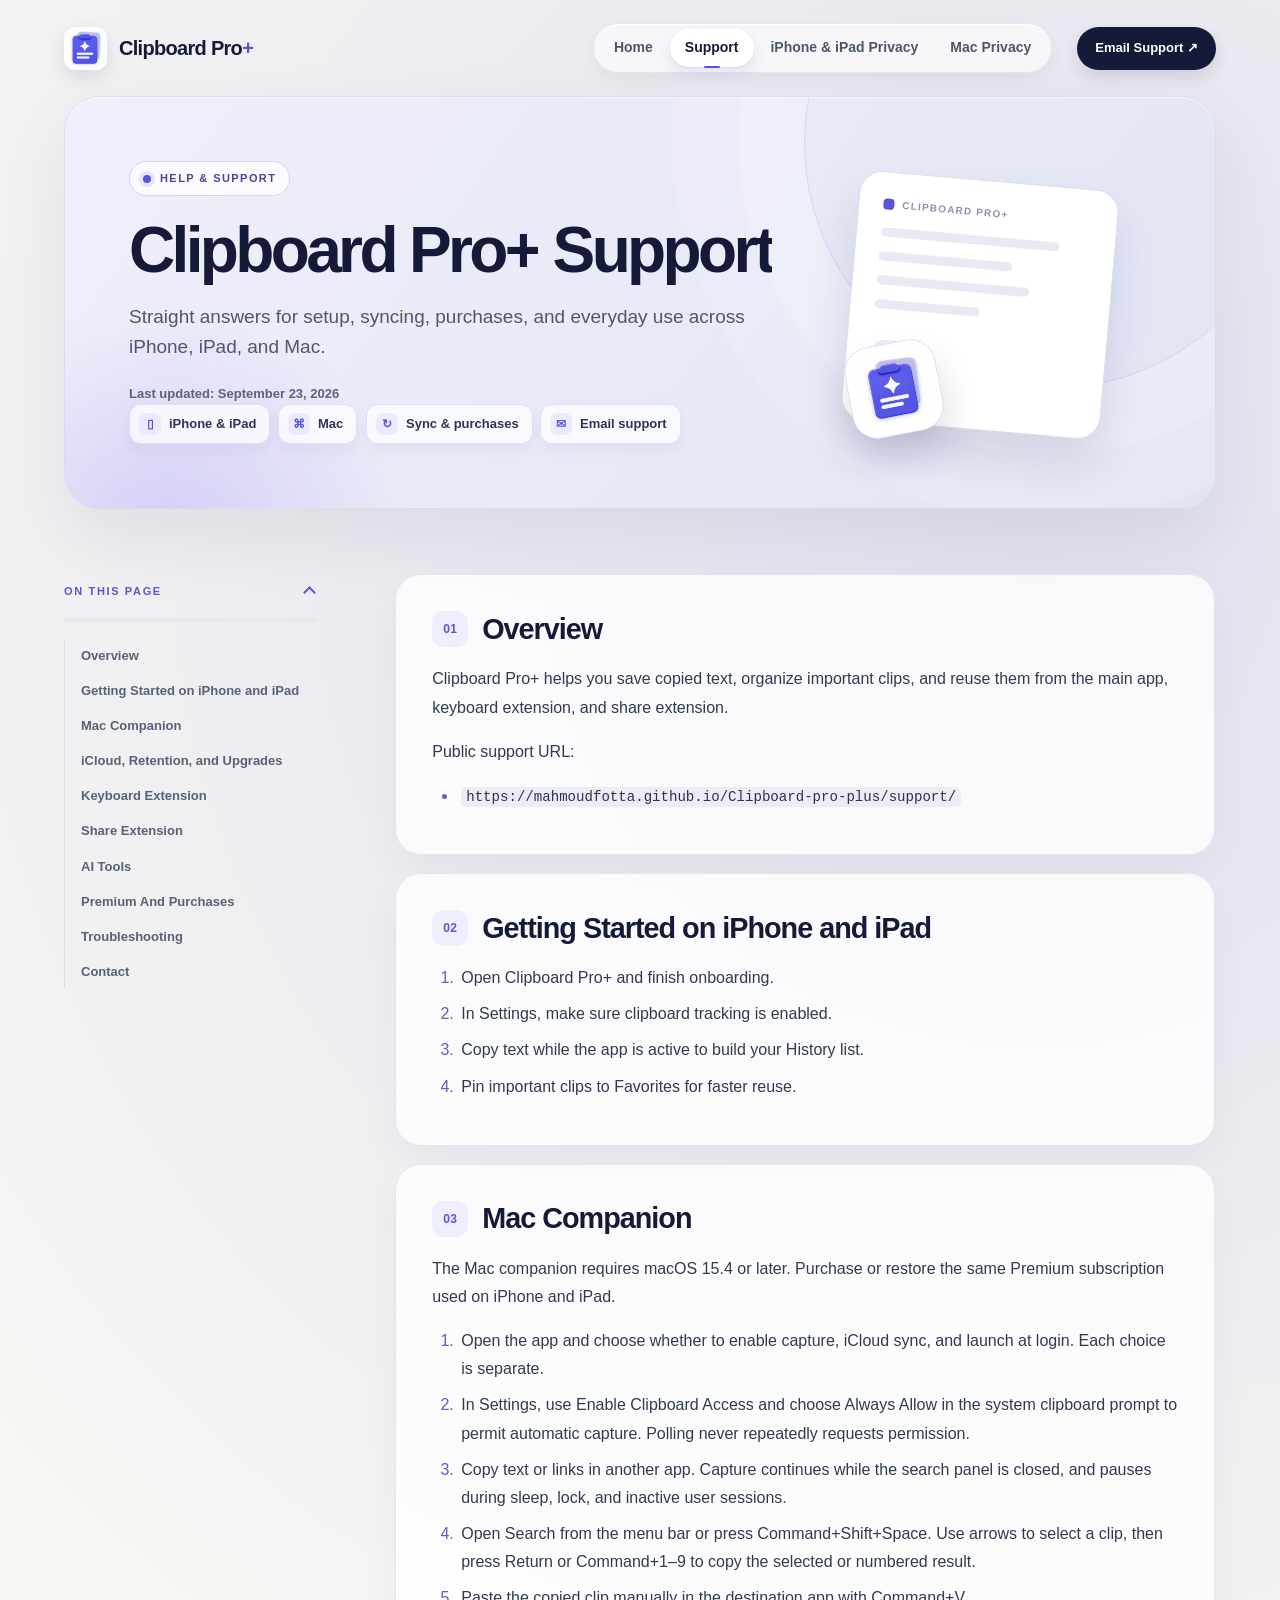
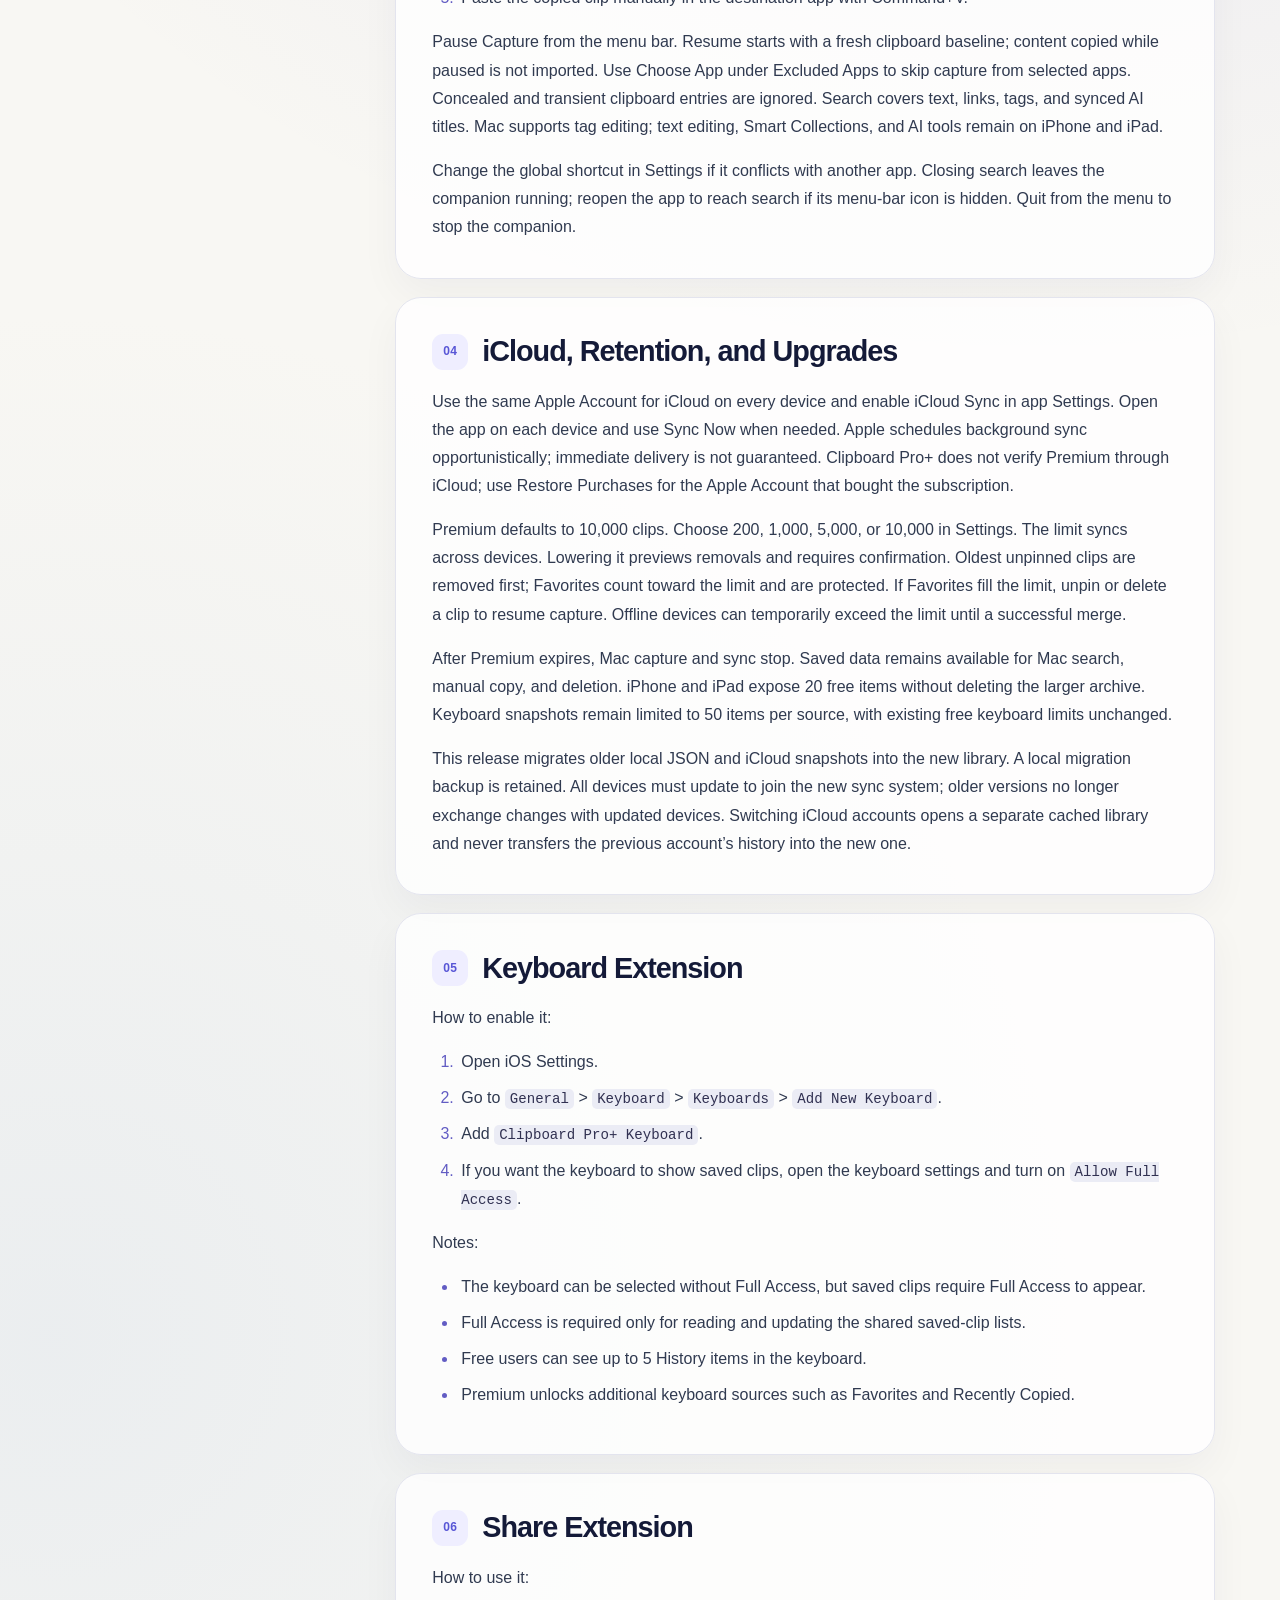
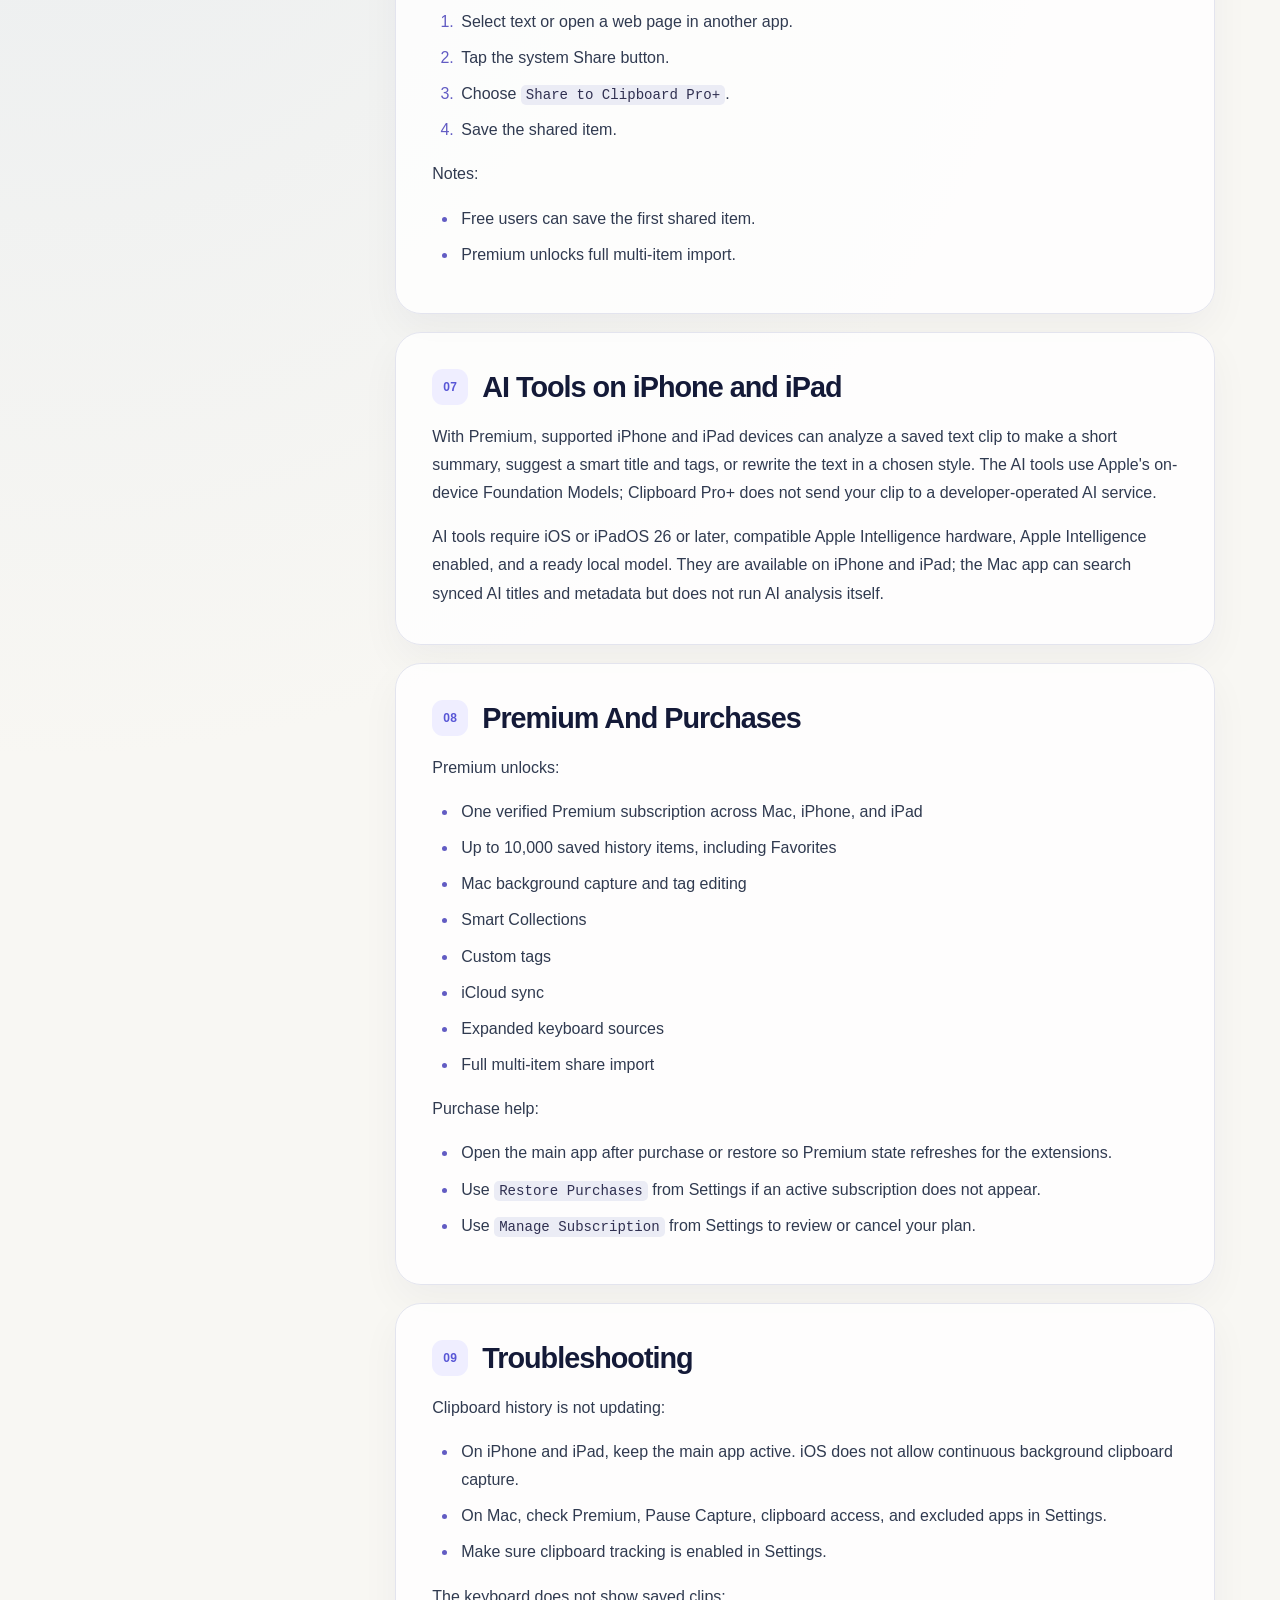
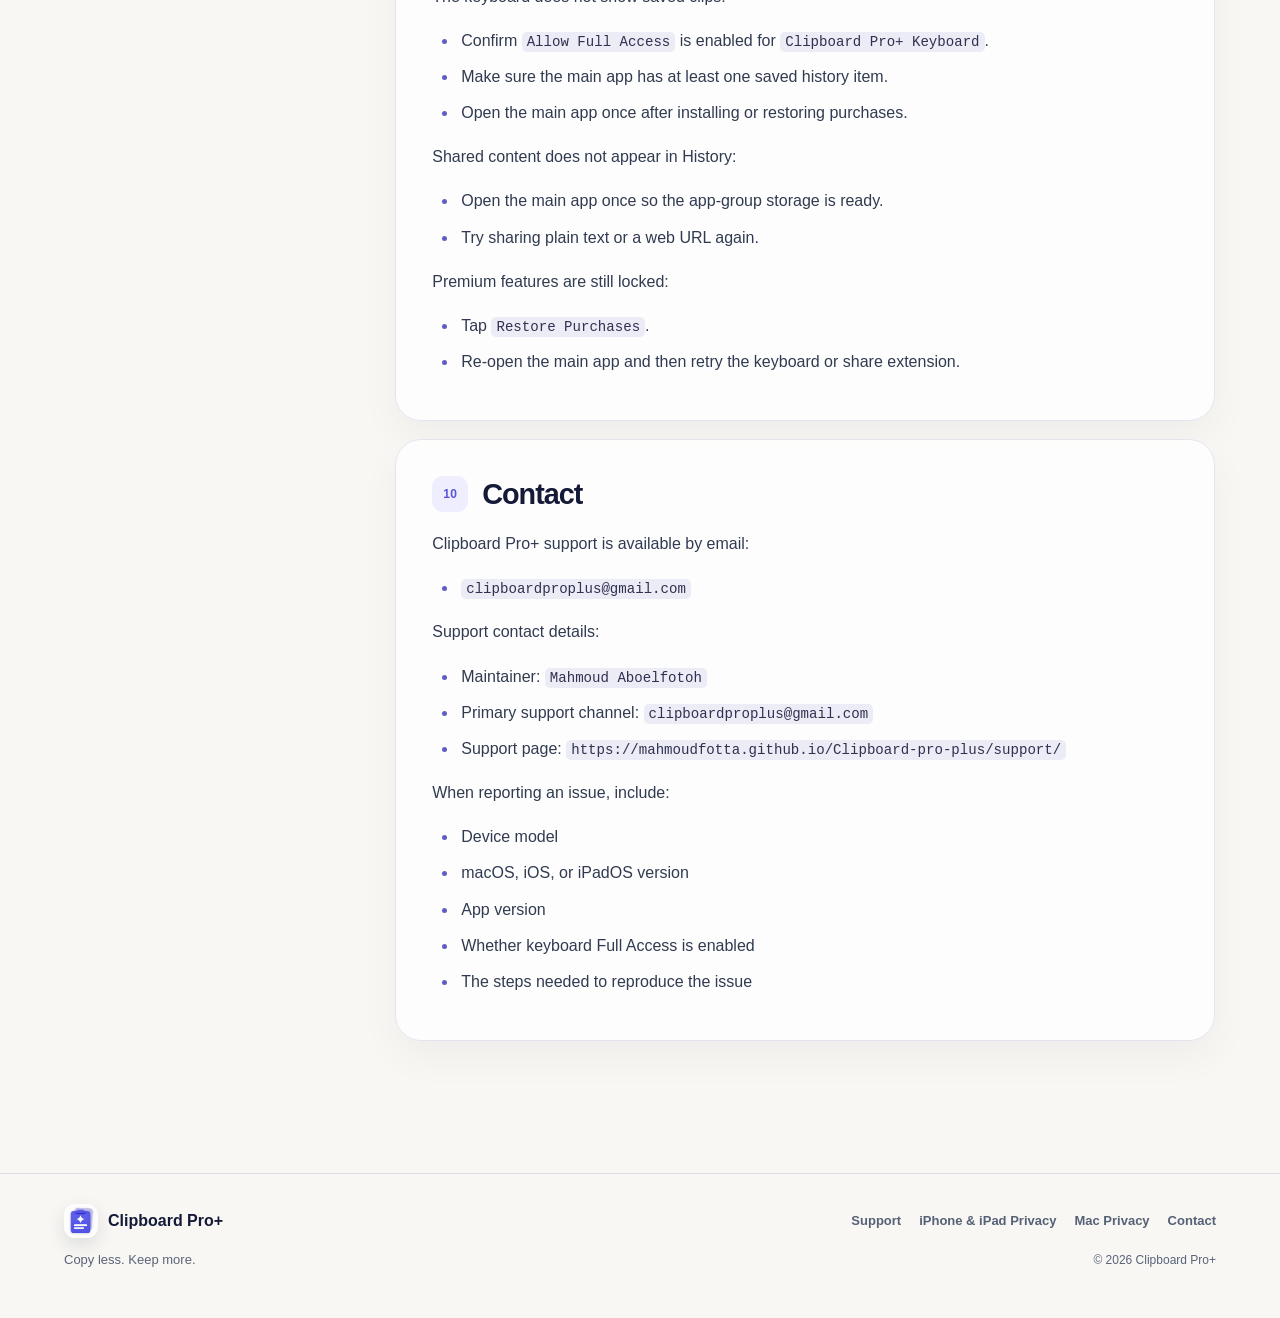
<file: docs/support/index.html>
<!doctype html>
<html lang="en">
<head>
  <meta charset="utf-8">
  <meta name="viewport" content="width=device-width, initial-scale=1">
  <meta name="description" content="Straight answers for setup, syncing, purchases, and everyday use across iPhone, iPad, and Mac.">
  <title>Clipboard Pro+ Support</title>
  <link rel="icon" type="image/png" href="../assets/app-icon.png">
  <link rel="stylesheet" href="../site.css?v=20260929-1">
  <link rel="stylesheet" href="../info.css?v=20260929-1">
</head>
<body class="info info-support">
  <a class="info-skip" href="#main">Skip to content</a>
  <header class="info-header">
    <div class="info-shell info-header-inner">
      <a class="info-brand" href="../" aria-label="Clipboard Pro+ home">
        <img src="../assets/app-icon.png" width="43" height="43" alt="">
        <span>Clipboard Pro<b>+</b></span>
      </a>
      <nav class="info-nav" aria-label="Main navigation">
        <a href="../">Home</a>
        <a href="../support/" aria-current="page">Support</a>
        <a href="../privacy-policy/">iPhone &amp; iPad Privacy</a>
        <a href="../mac-privacy-policy/">Mac Privacy</a>
      </nav>
      <a class="info-contact" href="mailto:clipboardproplus@gmail.com">Email Support <span aria-hidden="true">&nbsp;↗</span></a>
    </div>
  </header>
  <main class="info-main info-shell" id="main">
    <section class="info-hero" aria-labelledby="page-title">
      <div class="info-hero-copy">
        <span class="info-eyebrow">Help &amp; support</span>
        <h1 id="page-title">Clipboard Pro+ Support</h1>
        <p class="info-hero-description">Straight answers for setup, syncing, purchases, and everyday use across iPhone, iPad, and Mac.</p>
        <p class="info-date">Last updated: September 23, 2026</p>
        <ul class="info-highlights" aria-label="At a glance"><li><span aria-hidden="true">▯</span>iPhone &amp; iPad</li><li><span aria-hidden="true">⌘</span>Mac</li><li><span aria-hidden="true">↻</span>Sync &amp; purchases</li><li><span aria-hidden="true">✉</span>Email support</li></ul>
      </div>
      <div class="info-hero-visual" aria-hidden="true">
        <div class="info-visual-sheet">
          <span class="info-sheet-top">CLIPBOARD PRO+</span>
          <span class="info-sheet-line"></span>
          <span class="info-sheet-line"></span>
          <span class="info-sheet-line"></span>
          <span class="info-sheet-line"></span>
          <span class="info-sheet-mark">?</span>
        </div>
        <div class="info-visual-icon"><img src="../assets/app-icon.png" alt=""></div>
      </div>
    </section>
    <div class="info-content-layout">
      <aside class="info-toc" aria-label="On this page">
        <details class="info-toc-details" open>
        <summary class="info-toc-heading">On this page</summary>
        <nav aria-label="Page sections">
          <a href="#overview">Overview</a>
          <a href="#getting-started-on-iphone-and-ipad">Getting Started on iPhone and iPad</a>
          <a href="#mac-companion">Mac Companion</a>
          <a href="#icloud-retention-and-upgrades">iCloud, Retention, and Upgrades</a>
          <a href="#keyboard-extension">Keyboard Extension</a>
          <a href="#share-extension">Share Extension</a>
          <a href="#ai-tools">AI Tools</a>
          <a href="#premium-and-purchases">Premium And Purchases</a>
          <a href="#troubleshooting">Troubleshooting</a>
          <a href="#contact">Contact</a>
        </nav>
        </details>
      </aside>
      <article class="info-article">
<h2 id="overview">Overview</h2>
<p>Clipboard Pro+ helps you save copied text, organize important clips, and reuse them from the main app, keyboard extension, and share extension.</p>
<p>Public support URL:</p>
<ul>
<li><code>https://mahmoudfotta.github.io/Clipboard-pro-plus/support/</code></li>
</ul>
<h2 id="getting-started-on-iphone-and-ipad">Getting Started on iPhone and iPad</h2>
<ol>
<li>Open Clipboard Pro+ and finish onboarding.</li>
<li>In Settings, make sure clipboard tracking is enabled.</li>
<li>Copy text while the app is active to build your History list.</li>
<li>Pin important clips to Favorites for faster reuse.</li>
</ol>
<h2 id="mac-companion">Mac Companion</h2>
<p>The Mac companion requires macOS 15.4 or later. Purchase or restore the same Premium subscription used on iPhone and iPad.</p>
<ol>
<li>Open the app and choose whether to enable capture, iCloud sync, and launch at login. Each choice is separate.</li>
<li>In Settings, use Enable Clipboard Access and choose Always Allow in the system clipboard prompt to permit automatic capture. Polling never repeatedly requests permission.</li>
<li>Copy text or links in another app. Capture continues while the search panel is closed, and pauses during sleep, lock, and inactive user sessions.</li>
<li>Open Search from the menu bar or press Command+Shift+Space. Use arrows to select a clip, then press Return or Command+1–9 to copy the selected or numbered result.</li>
<li>Paste the copied clip manually in the destination app with Command+V.</li>
</ol>
<p>Pause Capture from the menu bar. Resume starts with a fresh clipboard baseline; content copied while paused is not imported. Use Choose App under Excluded Apps to skip capture from selected apps. Concealed and transient clipboard entries are ignored. Search covers text, links, tags, and synced AI titles. Mac supports tag editing; text editing, Smart Collections, and AI tools remain on iPhone and iPad.</p>
<p>Change the global shortcut in Settings if it conflicts with another app. Closing search leaves the companion running; reopen the app to reach search if its menu-bar icon is hidden. Quit from the menu to stop the companion.</p>
<h2 id="icloud-retention-and-upgrades">iCloud, Retention, and Upgrades</h2>
<p>Use the same Apple Account for iCloud on every device and enable iCloud Sync in app Settings. Open the app on each device and use Sync Now when needed. Apple schedules background sync opportunistically; immediate delivery is not guaranteed. Clipboard Pro+ does not verify Premium through iCloud; use Restore Purchases for the Apple Account that bought the subscription.</p>
<p>Premium defaults to 10,000 clips. Choose 200, 1,000, 5,000, or 10,000 in Settings. The limit syncs across devices. Lowering it previews removals and requires confirmation. Oldest unpinned clips are removed first; Favorites count toward the limit and are protected. If Favorites fill the limit, unpin or delete a clip to resume capture. Offline devices can temporarily exceed the limit until a successful merge.</p>
<p>After Premium expires, Mac capture and sync stop. Saved data remains available for Mac search, manual copy, and deletion. iPhone and iPad expose 20 free items without deleting the larger archive. Keyboard snapshots remain limited to 50 items per source, with existing free keyboard limits unchanged.</p>
<p>This release migrates older local JSON and iCloud snapshots into the new library. A local migration backup is retained. All devices must update to join the new sync system; older versions no longer exchange changes with updated devices. Switching iCloud accounts opens a separate cached library and never transfers the previous account’s history into the new one.</p>
<h2 id="keyboard-extension">Keyboard Extension</h2>
<p>How to enable it:</p>
<ol>
<li>Open iOS Settings.</li>
<li>Go to <code>General</code> &gt; <code>Keyboard</code> &gt; <code>Keyboards</code> &gt; <code>Add New Keyboard</code>.</li>
<li>Add <code>Clipboard Pro+ Keyboard</code>.</li>
<li>If you want the keyboard to show saved clips, open the keyboard settings and turn on <code>Allow Full Access</code>.</li>
</ol>
<p>Notes:</p>
<ul>
<li>The keyboard can be selected without Full Access, but saved clips require Full Access to appear.</li>
<li>Full Access is required only for reading and updating the shared saved-clip lists.</li>
<li>Free users can see up to 5 History items in the keyboard.</li>
<li>Premium unlocks additional keyboard sources such as Favorites and Recently Copied.</li>
</ul>
<h2 id="share-extension">Share Extension</h2>
<p>How to use it:</p>
<ol>
<li>Select text or open a web page in another app.</li>
<li>Tap the system Share button.</li>
<li>Choose <code>Share to Clipboard Pro+</code>.</li>
<li>Save the shared item.</li>
</ol>
<p>Notes:</p>
<ul>
<li>Free users can save the first shared item.</li>
<li>Premium unlocks full multi-item import.</li>
</ul>
<h2 id="ai-tools">AI Tools on iPhone and iPad</h2>
<p>With Premium, supported iPhone and iPad devices can analyze a saved text clip to make a short summary, suggest a smart title and tags, or rewrite the text in a chosen style. The AI tools use Apple's on-device Foundation Models; Clipboard Pro+ does not send your clip to a developer-operated AI service.</p>
<p>AI tools require iOS or iPadOS 26 or later, compatible Apple Intelligence hardware, Apple Intelligence enabled, and a ready local model. They are available on iPhone and iPad; the Mac app can search synced AI titles and metadata but does not run AI analysis itself.</p>
<h2 id="premium-and-purchases">Premium And Purchases</h2>
<p>Premium unlocks:</p>
<ul>
<li>One verified Premium subscription across Mac, iPhone, and iPad</li>
<li>Up to 10,000 saved history items, including Favorites</li>
<li>Mac background capture and tag editing</li>
<li>Smart Collections</li>
<li>Custom tags</li>
<li>iCloud sync</li>
<li>Expanded keyboard sources</li>
<li>Full multi-item share import</li>
</ul>
<p>Purchase help:</p>
<ul>
<li>Open the main app after purchase or restore so Premium state refreshes for the extensions.</li>
<li>Use <code>Restore Purchases</code> from Settings if an active subscription does not appear.</li>
<li>Use <code>Manage Subscription</code> from Settings to review or cancel your plan.</li>
</ul>
<h2 id="troubleshooting">Troubleshooting</h2>
<p>Clipboard history is not updating:</p>
<ul>
<li>On iPhone and iPad, keep the main app active. iOS does not allow continuous background clipboard capture.</li>
<li>On Mac, check Premium, Pause Capture, clipboard access, and excluded apps in Settings.</li>
<li>Make sure clipboard tracking is enabled in Settings.</li>
</ul>
<p>The keyboard does not show saved clips:</p>
<ul>
<li>Confirm <code>Allow Full Access</code> is enabled for <code>Clipboard Pro+ Keyboard</code>.</li>
<li>Make sure the main app has at least one saved history item.</li>
<li>Open the main app once after installing or restoring purchases.</li>
</ul>
<p>Shared content does not appear in History:</p>
<ul>
<li>Open the main app once so the app-group storage is ready.</li>
<li>Try sharing plain text or a web URL again.</li>
</ul>
<p>Premium features are still locked:</p>
<ul>
<li>Tap <code>Restore Purchases</code>.</li>
<li>Re-open the main app and then retry the keyboard or share extension.</li>
</ul>
<h2 id="contact">Contact</h2>
<p>Clipboard Pro+ support is available by email:</p>
<ul>
<li><code>clipboardproplus@gmail.com</code></li>
</ul>
<p>Support contact details:</p>
<ul>
<li>Maintainer: <code>Mahmoud Aboelfotoh</code></li>
<li>Primary support channel: <code>clipboardproplus@gmail.com</code></li>
<li>Support page: <code>https://mahmoudfotta.github.io/Clipboard-pro-plus/support/</code></li>
</ul>
<p>When reporting an issue, include:</p>
<ul>
<li>Device model</li>
<li>macOS, iOS, or iPadOS version</li>
<li>App version</li>
<li>Whether keyboard Full Access is enabled</li>
<li>The steps needed to reproduce the issue</li>
</ul>
      </article>
    </div>
  </main>
  <footer class="info-footer info-shell">
    <div class="info-footer-brand"><img src="../assets/app-icon.png" width="34" height="34" alt=""><span>Clipboard Pro+</span></div>
    <p>Copy less. Keep more.</p>
    <nav aria-label="Footer navigation"><a href="../support/">Support</a><a href="../privacy-policy/">iPhone &amp; iPad Privacy</a><a href="../mac-privacy-policy/">Mac Privacy</a><a href="mailto:clipboardproplus@gmail.com">Contact</a></nav>
    <small>© 2026 Clipboard Pro+</small>
  </footer>
  <script src="../info-motion.js?v=20260929-1" defer></script>
</body>
</html>
</file>
<file: docs/site.css>
:root {
  color-scheme: light dark;
  --bg: #f3f5f7;
  --surface: rgba(255, 255, 255, 0.88);
  --surface-strong: #ffffff;
  --text: #10202e;
  --muted: #52606d;
  --border: rgba(16, 32, 46, 0.12);
  --accent: #1166cc;
  --accent-strong: #0c4fa0;
  --shadow: 0 18px 50px rgba(16, 32, 46, 0.08);
}

@media (prefers-color-scheme: dark) {
  :root {
    --bg: #0e141a;
    --surface: rgba(25, 34, 43, 0.9);
    --surface-strong: #17212b;
    --text: #edf3f8;
    --muted: #aab8c4;
    --border: rgba(237, 243, 248, 0.1);
    --accent: #66aaff;
    --accent-strong: #8bbcff;
    --shadow: 0 22px 60px rgba(0, 0, 0, 0.28);
  }
}

* {
  box-sizing: border-box;
}

html {
  font-family: -apple-system, BlinkMacSystemFont, "SF Pro Text", "Segoe UI", sans-serif;
  line-height: 1.55;
}

body {
  margin: 0;
  min-height: 100vh;
  color: var(--text);
  background:
    radial-gradient(circle at top left, rgba(17, 102, 204, 0.12), transparent 34%),
    radial-gradient(circle at bottom right, rgba(17, 102, 204, 0.08), transparent 30%),
    var(--bg);
}

a {
  color: var(--accent);
}

a:hover {
  color: var(--accent-strong);
}

.page {
  max-width: 860px;
  margin: 0 auto;
  padding: 32px 20px 56px;
}

.hero,
.card {
  background: var(--surface);
  border: 1px solid var(--border);
  border-radius: 20px;
  box-shadow: var(--shadow);
  backdrop-filter: blur(16px);
}

.hero {
  padding: 28px;
  margin-bottom: 20px;
}

.card {
  padding: 24px;
  margin-bottom: 16px;
}

.eyebrow {
  display: inline-block;
  margin-bottom: 10px;
  padding: 6px 10px;
  border-radius: 999px;
  background: rgba(17, 102, 204, 0.12);
  color: var(--accent-strong);
  font-size: 13px;
  font-weight: 700;
  letter-spacing: 0.02em;
  text-transform: uppercase;
}

h1,
h2,
h3 {
  margin: 0 0 12px;
  line-height: 1.15;
}

h1 {
  font-size: clamp(32px, 5vw, 46px);
}

h2 {
  font-size: 22px;
}

p,
ul {
  margin: 0 0 14px;
}

ul {
  padding-left: 20px;
}

.nav {
  display: flex;
  flex-wrap: wrap;
  gap: 10px;
  margin-bottom: 18px;
}

.nav a,
.button {
  display: inline-flex;
  align-items: center;
  justify-content: center;
  min-height: 42px;
  padding: 0 16px;
  border: 1px solid var(--border);
  border-radius: 999px;
  background: var(--surface-strong);
  color: var(--text);
  font-weight: 600;
  text-decoration: none;
}

.button.primary {
  background: var(--accent);
  border-color: transparent;
  color: white;
}

.button.primary:hover {
  background: var(--accent-strong);
  color: white;
}

.grid {
  display: grid;
  grid-template-columns: repeat(auto-fit, minmax(240px, 1fr));
  gap: 16px;
}

.muted {
  color: var(--muted);
}

.footer {
  margin-top: 20px;
  font-size: 14px;
  color: var(--muted);
}

/* Support and policy pages share the product site's visual language. Keep
   these rules scoped so the homepage retains its own layout in home.css. */
.info {
  color-scheme: light;
  --info-ink: #141a38;
  --info-muted: #59647a;
  --info-indigo: #5856d6;
  --info-line: #e0e2eb;
  color: var(--info-ink);
  background:
    radial-gradient(circle at 81% 9%, rgba(88, 86, 214, 0.14), transparent 25%),
    radial-gradient(circle at 4% 48%, rgba(207, 218, 232, 0.32), transparent 30%),
    #f8f7f3;
  overflow-x: clip;
}

.info * { box-sizing: border-box; }
.info a { color: #433bb3; }
.info a:hover { color: #292078; }
.info a:focus-visible { outline: 3px solid var(--info-indigo); outline-offset: 4px; border-radius: 4px; }
.info p, .info ul, .info ol { margin-block: 0; }
.info-shell { width: min(100%, 1320px); margin-inline: auto; padding-inline: clamp(24px, 5vw, 72px); }
.info-skip { position: absolute; top: -90px; left: 16px; z-index: 100; padding: 12px 18px; border-radius: 12px; background: white; color: var(--info-ink); }
.info-skip:focus { top: 12px; }

.info-header { position: relative; z-index: 4; }
.info-header-inner { min-height: 96px; display: flex; align-items: center; gap: 25px; }
.info-brand { display: inline-flex; align-items: center; gap: 12px; white-space: nowrap; color: var(--info-ink) !important; font-size: 20px; font-weight: 760; letter-spacing: -0.035em; text-decoration: none; }
.info-brand img, .info-footer-brand img { display: block; border-radius: 11px; box-shadow: 0 7px 18px rgba(27, 32, 82, 0.12); }
.info-brand b { color: var(--info-indigo); }
.info-nav { display: flex; align-items: center; justify-content: center; gap: clamp(15px, 2.3vw, 32px); margin-left: auto; }
.info-nav a { color: #4d576c; font-size: 14px; font-weight: 650; text-decoration: none; white-space: nowrap; }
.info-nav a:hover, .info-nav a[aria-current="page"] { color: var(--info-indigo); }
.info-nav a[aria-current="page"] { text-decoration: underline; text-underline-offset: 6px; text-decoration-thickness: 2px; }
.info-header .info-contact { display: inline-flex; align-items: center; justify-content: center; min-height: 43px; padding: 0 18px; border-radius: 999px; background: var(--info-ink); color: white; font-size: 13px; font-weight: 700; text-decoration: none; white-space: nowrap; box-shadow: 0 7px 16px rgba(20, 26, 56, 0.12); }
.info-header .info-contact:hover { background: #303861; color: white; }

.info-main { padding-bottom: 104px; }
.info-hero { position: relative; isolation: isolate; display: grid; grid-template-columns: minmax(0, 1fr) minmax(240px, 0.46fr); align-items: center; gap: 30px; min-height: 360px; padding: clamp(32px, 5vw, 66px); border: 1px solid #dcdce9; border-radius: 35px; background: linear-gradient(125deg, #f0effb 0%, #e3e7f5 53%, #d5deed 100%); overflow: hidden; }
.info-hero::before { content: ""; position: absolute; z-index: -1; width: 490px; height: 490px; right: -7%; top: -200px; border: 1px solid rgba(88, 86, 214, 0.13); border-radius: 50%; box-shadow: 0 0 0 66px rgba(255,255,255,0.14), 0 0 0 132px rgba(255,255,255,0.11); }
.info-hero-copy { position: relative; z-index: 1; animation: info-rise 700ms both; }
.info-eyebrow { display: inline-flex; align-items: center; gap: 9px; padding: 8px 13px; border: 1px solid #d6d4ee; border-radius: 999px; background: #ffffffbd; color: #4b419f; font-size: 11px; font-weight: 800; letter-spacing: 0.13em; text-transform: uppercase; }
.info-eyebrow::before { content: ""; width: 8px; height: 8px; border-radius: 50%; background: var(--info-indigo); box-shadow: 0 0 0 4px rgba(88, 86, 214, 0.13); }
.info-hero h1 { max-width: 760px; margin: 22px 0 0; color: var(--info-ink); font-size: clamp(44px, 5vw, 70px); font-weight: 790; line-height: 1.02; letter-spacing: -0.057em; text-wrap: balance; }
.info-hero-description { max-width: 645px; margin-top: 19px !important; color: #4d586c; font-size: clamp(16px, 1.5vw, 19px); line-height: 1.58; }
.info-date { margin-top: 22px !important; color: #5a6479; font-size: 13px; font-weight: 650; }
.info-hero-visual { position: relative; min-height: 250px; animation: info-rise 800ms 100ms both; }
.info-visual-sheet { position: absolute; top: 2px; right: 13%; width: min(260px, 85%); min-height: 250px; padding: 24px; transform: rotate(5deg); border: 1px solid #dedeea; border-radius: 23px; background: #fff; box-shadow: 0 24px 45px rgba(32, 39, 90, 0.13); animation: info-float-sheet 7s ease-in-out infinite alternate; }
.info-sheet-top { display: flex; align-items: center; gap: 8px; color: #8e92a8; font-size: 10px; font-weight: 800; letter-spacing: 0.12em; }
.info-sheet-top::before { content: ""; display: inline-block; width: 11px; height: 11px; border-radius: 4px; background: var(--info-indigo); }
.info-sheet-line { display: block; width: 85%; height: 9px; margin-top: 15px; border-radius: 999px; background: #e8eaf3; }
.info-sheet-line:nth-of-type(3) { width: 64%; }
.info-sheet-line:nth-of-type(4) { width: 73%; }
.info-sheet-line:nth-of-type(5) { width: 50%; }
.info-sheet-mark { display: grid; place-items: center; width: 46px; height: 46px; margin-top: 31px; border-radius: 14px; background: #edebff; color: #4c42b9; font-size: 24px; font-weight: 700; }
.info-visual-icon { position: absolute; left: 3%; bottom: -7px; width: 92px; height: 92px; padding: 7px; transform: rotate(-11deg); border: 1px solid #e3e1ef; border-radius: 25px; background: white; box-shadow: 0 20px 34px rgba(31, 34, 83, 0.15); animation: info-float-icon 6s ease-in-out infinite alternate; }
.info-visual-icon img { display: block; width: 100%; height: 100%; border-radius: 18px; }

.info-content-layout { display: grid; grid-template-columns: minmax(195px, 0.31fr) minmax(0, 1fr); gap: clamp(38px, 6vw, 92px); align-items: start; padding-top: 65px; animation: info-rise 800ms 160ms both; }
.info-toc { position: sticky; top: 24px; max-height: calc(100vh - 48px); padding-top: 9px; overflow-y: auto; }
.info-toc-heading { display: flex; align-items: center; justify-content: space-between; gap: 10px; margin: 0 0 17px !important; color: var(--info-indigo); cursor: pointer; font-size: 11px; font-weight: 800; letter-spacing: 0.15em; list-style: none; text-transform: uppercase; }
.info-toc-heading::-webkit-details-marker { display: none; }
.info-toc-heading::after { content: ""; flex: none; width: 7px; height: 7px; margin-right: 4px; border-right: 2px solid currentColor; border-bottom: 2px solid currentColor; transform: rotate(45deg); transition: transform 160ms ease; }
.info-toc-details[open] > .info-toc-heading::after { transform: rotate(225deg); }
.info-toc-heading:focus-visible { outline: 3px solid var(--info-indigo); outline-offset: 5px; border-radius: 3px; }
.info-toc nav { display: grid; gap: 3px; padding-left: 15px; border-left: 1px solid #d9dce8; }
.info-toc nav a { display: block; margin-left: -16px; padding: 7px 0 7px 15px; border-left: 2px solid transparent; color: #586277; font-size: 13px; font-weight: 650; line-height: 1.4; text-decoration: none; transition: color 160ms ease, border-color 160ms ease, transform 160ms ease; }
.info-toc nav a:hover, .info-toc nav a:focus-visible { border-left-color: var(--info-indigo); color: var(--info-indigo); }
.info-toc nav a:hover { transform: translateX(3px); }
.info-article { min-width: 0; max-width: 820px; padding: 0 0 10px; color: #303a50; font-size: 16px; line-height: 1.76; }
.info-article h2 { scroll-margin-top: 26px; margin: 42px 0 17px; padding-top: 35px; border-top: 1px solid var(--info-line); color: var(--info-ink); font-size: clamp(25px, 2.25vw, 31px); font-weight: 760; line-height: 1.2; letter-spacing: -0.035em; }
.info-article h2:first-child { margin-top: 0; padding-top: 0; border-top: 0; }
.info-article p, .info-article ul, .info-article ol { margin-bottom: 16px; }
.info-article ul, .info-article ol { padding-left: 26px; }
.info-article li { padding-left: 3px; margin-bottom: 8px; }
.info-article li::marker { color: #625cc3; }
.info-article code { padding: 2px 5px; border-radius: 5px; background: #ebecf5; color: #303051; font: 0.88em/1.5 ui-monospace, SFMono-Regular, Menlo, Monaco, Consolas, monospace; overflow-wrap: anywhere; }
.info-article a { text-underline-offset: 3px; }
.info-article small { color: var(--info-muted); font-size: 13px; }
.info-cross-platform { margin: 24px 0 30px; padding: 22px 24px; border: 1px solid #d8d7ee; border-radius: 19px; background: #f0eff9; }
.info-cross-platform h3 { margin: 0 0 10px; color: var(--info-ink); font-size: 19px; letter-spacing: -0.02em; }
.info-cross-platform p:last-child { margin-bottom: 0; }
.info-article [lang="ar"] { scroll-margin-top: 26px; margin-top: 50px; padding: 24px 28px; border: 1px solid #e0e0ef; border-radius: 24px; background: #f0eff8; font-family: -apple-system, BlinkMacSystemFont, "Segoe UI", Tahoma, sans-serif; line-height: 1.95; }
.info-article [lang="ar"] h2 { border-color: #d7d6e8; }
.info-article [lang="ar"] h1 { margin: 0 0 6px; color: var(--info-ink); font-size: clamp(28px, 3vw, 37px); line-height: 1.3; }

.info-footer { display: grid; grid-template-columns: 1fr auto; gap: 12px 30px; align-items: center; padding-top: 30px; padding-bottom: 48px; border-top: 1px solid #dadde5; color: var(--info-muted); }
.info-footer-brand { display: inline-flex; align-items: center; gap: 10px; color: var(--info-ink); font-weight: 750; }
.info-footer p { grid-column: 1; font-size: 13px; }
.info-footer nav { grid-column: 2; grid-row: 1; display: flex; flex-wrap: wrap; gap: 18px; }
.info-footer a { color: #566177; font-size: 13px; font-weight: 650; text-decoration: none; }
.info-footer a:hover { color: var(--info-indigo); }
.info-footer small { grid-column: 2; grid-row: 2; text-align: right; font-size: 12px; }

@keyframes info-rise { from { opacity: 0; transform: translateY(16px); } to { opacity: 1; transform: translateY(0); } }
@keyframes info-float-sheet { to { transform: translateY(-7px) rotate(4deg); } }
@keyframes info-float-icon { to { transform: translateY(7px) rotate(-9deg); } }

@media (max-width: 1000px) {
  .info-header .info-contact { display: none; }
  .info-hero { grid-template-columns: minmax(0, 1fr) 230px; }
  .info-visual-sheet { right: 0; }
  .info-content-layout { grid-template-columns: 175px minmax(0, 1fr); gap: 38px; }
}

@media (max-width: 700px) {
  .info-shell { padding-inline: 18px; }
  .info-header-inner { min-height: auto; flex-wrap: wrap; gap: 13px; padding-top: 18px; padding-bottom: 18px; }
  .info-brand { font-size: 18px; }
  .info-brand img { width: 39px; height: 39px; }
  .info-nav { order: 2; display: grid; grid-template-columns: repeat(2, minmax(0, 1fr)); width: 100%; gap: 8px; margin-left: 0; }
  .info-nav a { display: flex; align-items: center; justify-content: center; min-width: 0; min-height: 40px; padding: 8px 10px; border: 1px solid #e0dfed; border-radius: 12px; background: #ffffffb5; font-size: 12px; line-height: 1.25; text-align: center; white-space: normal; }
  .info-nav a[aria-current="page"] { border-color: #c7c4eb; background: #eceafc; text-decoration: none; }
  .info-hero { display: block; min-height: auto; padding: 30px 24px 34px; border-radius: 25px; }
  .info-hero h1 { font-size: clamp(34px, 8.4vw, 50px); line-height: 1.07; }
  .info-hero-description { font-size: 16px; }
  .info-hero-visual { display: none; }
  .info-content-layout { display: block; padding-top: 28px; }
  .info-toc { position: static; max-height: none; margin-bottom: 28px; padding: 17px 18px; border: 1px solid var(--info-line); border-radius: 17px; background: #ffffffd6; overflow: visible; }
  .info-toc-heading { margin-bottom: 0 !important; }
  .info-toc-details[open] > .info-toc-heading { margin-bottom: 15px !important; }
  .info-toc nav { display: grid; grid-template-columns: repeat(2, minmax(0, 1fr)); gap: 4px 10px; padding: 14px 0 0; border: 0; border-top: 1px solid var(--info-line); }
  .info-toc nav a { margin: 0; padding: 6px 0; border: 0; font-size: 12px; line-height: 1.35; text-decoration: underline; text-decoration-color: #b5b2de; text-underline-offset: 4px; }
  .info-article { font-size: 15px; }
  .info-article h2 { margin-top: 32px; padding-top: 27px; font-size: 25px; }
  .info-cross-platform { padding: 18px; }
  .info-footer { display: block; padding-bottom: 36px; }
  .info-footer p { margin-top: 10px; }
  .info-footer nav { margin-top: 20px; }
  .info-footer small { display: block; margin-top: 19px; text-align: left; }
}

@media (prefers-reduced-motion: reduce) {
  .info-hero-copy, .info-hero-visual, .info-visual-sheet, .info-visual-icon, .info-content-layout { animation: none; }
  .info-toc nav a { transition: none; }
  .info-toc nav a:hover { transform: none; }
}
</file>
<file: docs/home.css>
/* Product homepage styles are scoped to .home so support and legal pages keep
   their existing layout from site.css. */
.home {
  color-scheme: light;
  --home-ink: #141a38;
  --home-muted: #5a6479;
  --home-indigo: #5856d6;
  --home-purple: #5738ad;
  --home-blue: #1f5cbf;
  color: var(--home-ink);
  background:
    radial-gradient(circle at 77% 9%, rgba(88, 86, 214, 0.16), transparent 26%),
    radial-gradient(circle at 7% 32%, rgba(201, 213, 226, 0.42), transparent 25%),
    #f8f7f3;
  overflow-x: clip;
}

.home * { box-sizing: border-box; }
.home figure { margin: 0; }
.home a { color: inherit; }
.home a:focus-visible { outline: 3px solid var(--home-indigo); outline-offset: 4px; }
.home h1, .home h2, .home h3 { margin: 0; }
.home p { margin: 0; }
.home .shell { width: min(100%, 1320px); margin-inline: auto; padding-inline: clamp(24px, 5vw, 72px); }
.home .skip-link { position: absolute; top: -80px; left: 16px; z-index: 100; background: white; color: var(--home-ink); padding: 12px 18px; border-radius: 12px; }
.home .skip-link:focus { top: 12px; }
.home #ios, .home #ai, .home #mac, .home #resources { scroll-margin-top: clamp(24px, 4vw, 56px); }

.home .site-header { min-height: 96px; display: flex; align-items: center; gap: 26px; position: relative; z-index: 10; }
.home .brand { display: inline-flex; gap: 12px; align-items: center; font-size: 20px; font-weight: 760; letter-spacing: -0.7px; text-decoration: none; white-space: nowrap; }
.home .brand img, .home .footer-brand img { display: block; border-radius: 11px; box-shadow: 0 7px 18px rgba(27, 32, 82, 0.12); }
.home .brand-plus { color: var(--home-indigo); }
.home .site-nav { display: flex; align-items: center; justify-content: center; gap: clamp(16px, 2.3vw, 34px); margin-left: auto; }
.home .site-nav a { color: #4d576c; font-size: 14px; font-weight: 650; text-decoration: none; white-space: nowrap; }
.home .site-nav a:hover, .home .site-footer a:hover { color: var(--home-indigo); }
.home .nav-cta { display: inline-flex; align-items: center; gap: 11px; min-height: 43px; padding: 0 17px; color: white; background: var(--home-ink); border-radius: 999px; font-size: 13px; font-weight: 700; text-decoration: none; white-space: nowrap; box-shadow: 0 7px 16px rgba(20, 26, 56, 0.12); }
.home .nav-cta:hover { color: white; background: #303861; }

.home .hero-section { display: grid; grid-template-columns: minmax(0, 1.01fr) minmax(0, 0.99fr); align-items: center; gap: 8px; min-height: 650px; padding-top: 20px; padding-bottom: 66px; }
.home .hero-copy { position: relative; z-index: 2; padding-bottom: 28px; }
.home .kicker { display: inline-flex; align-items: center; gap: 10px; padding: 8px 14px; color: #4b419f; background: #ffffffcc; border: 1px solid #d9d8f2; border-radius: 999px; font-size: 12px; font-weight: 760; letter-spacing: 0.1em; text-transform: uppercase; box-shadow: 0 8px 25px rgba(46, 44, 111, 0.05); }
.home .kicker-dot, .home .preview-dot { width: 8px; height: 8px; border-radius: 50%; background: var(--home-indigo); box-shadow: 0 0 0 4px rgba(88, 86, 214, 0.14); flex: none; }
.home .hero-copy h1 { margin-top: 27px; font-size: clamp(62px, 6.4vw, 88px); line-height: 0.98; letter-spacing: -0.064em; font-weight: 790; }
.home .hero-copy h1 span { color: var(--home-indigo); }
.home .hero-lead { max-width: 560px; margin-top: 28px; color: #4d586c; font-size: clamp(18px, 1.65vw, 21px); line-height: 1.58; }
.home .hero-actions { display: flex; flex-wrap: wrap; gap: 12px; margin-top: 29px; }
.home .home-button { display: inline-flex; align-items: center; justify-content: space-between; gap: 18px; min-height: 52px; padding: 0 21px; border-radius: 16px; font-size: 14px; font-weight: 750; text-decoration: none; transition: transform 160ms ease, box-shadow 160ms ease, background-color 160ms ease; }
.home .home-button:hover { transform: translateY(-2px); }
.home .home-button.primary { color: white; background: var(--home-ink); box-shadow: 0 12px 25px rgba(20, 26, 56, 0.17); }
.home .home-button.primary:hover { background: #303861; color: white; box-shadow: 0 16px 29px rgba(20, 26, 56, 0.22); }
.home .home-button.secondary { color: var(--home-ink); background: #ffffffd9; border: 1px solid #d8dbe8; }
.home .home-button.secondary:hover { background: white; }
.home .hero-availability { margin-top: 17px; color: #687187; font-size: 12.5px; }

.home .hero-visual { height: 538px; position: relative; }
.home .visual-halo { width: 650px; height: 650px; position: absolute; top: -30px; right: -40px; border-radius: 50%; background: radial-gradient(circle, #d8ddf7 0%, #e3e8f5 42%, rgba(227, 232, 245, 0) 70%); }
.home .visual-halo::after { content: ""; position: absolute; inset: 65px; border: 1px solid rgba(88, 86, 214, 0.12); border-radius: 50%; }
.home .mac-window { overflow: hidden; background: #fff; border: 1px solid rgba(29, 32, 65, 0.16); border-radius: 16px; box-shadow: 0 31px 70px rgba(24, 32, 79, 0.17), 0 8px 20px rgba(24, 32, 79, 0.08); }
.home .mac-window img { width: 100%; height: auto; display: block; }
.home .window-bar { height: 33px; display: flex; align-items: center; justify-content: center; position: relative; background: #f6f5f7; border-bottom: 1px solid #e6e5e9; color: #7f8290; font-size: 10px; font-weight: 650; }
.home .window-bar.dark { background: #2d2e35; border-color: #3e3e46; color: #aeb0bd; }
.home .traffic-lights { position: absolute; left: 13px; display: flex; gap: 5px; }
.home .traffic-lights i { width: 8px; height: 8px; border-radius: 50%; background: #ff5f57; }
.home .traffic-lights i:nth-child(2) { background: #febc2e; }
.home .traffic-lights i:nth-child(3) { background: #28c840; }
.home .hero-mac { width: min(545px, 105%); position: absolute; top: 77px; right: -18px; transform: rotate(-2deg); }
.home .phone-frame { position: relative; width: 210px; aspect-ratio: 0.47; padding: 7px; border: 2px solid #45424e; border-radius: 38px; background: linear-gradient(145deg, #211e27, #050507 62%); box-shadow: 0 26px 55px rgba(18, 20, 47, 0.24), 0 4px 12px rgba(18, 20, 47, 0.13); }
.home .phone-frame img { display: block; width: 100%; height: 100%; object-fit: cover; border-radius: 29px; background: #f7f7fb; }
.home .phone-frame::after { content: ""; position: absolute; top: 14px; left: 50%; transform: translateX(-50%); width: 61px; height: 16px; background: #050507; border-radius: 999px; }
.home .hero-phone { position: absolute; top: 150px; right: -12px; transform: rotate(7deg); }
.home .floating-chip { position: absolute; z-index: 2; left: -6px; bottom: 69px; padding: 12px 16px; background: #fffffff0; border: 1px solid #e4e2ec; border-radius: 14px; box-shadow: 0 14px 36px rgba(30, 27, 70, 0.12); color: var(--home-ink); font-size: 12px; font-weight: 760; transform: rotate(-3deg); }
.home .floating-chip span { display: inline-grid; place-items: center; width: 22px; height: 22px; margin-right: 8px; color: white; background: var(--home-indigo); border-radius: 6px; }

.home .benefit-bar { display: flex; align-items: center; justify-content: space-around; min-height: 84px; margin-top: -15px; margin-bottom: 55px; border: 1px solid #e2e1e8; border-radius: 22px; background: #ffffffc7; box-shadow: 0 18px 45px rgba(32, 34, 74, 0.07); }
.home .benefit-bar span:not(.benefit-arrow) { display: inline-flex; align-items: center; gap: 13px; font-size: 15px; font-weight: 690; }
.home .benefit-bar strong { display: inline-grid; place-items: center; width: 29px; height: 29px; border-radius: 9px; color: var(--home-indigo); background: #eeedff; font-size: 11px; letter-spacing: 0.03em; }
.home .benefit-arrow { color: #a9adc4; font-size: 21px; }

.home .platform-section { display: grid; grid-template-columns: minmax(0, 0.96fr) minmax(0, 1.04fr); align-items: center; gap: clamp(48px, 7vw, 105px); padding-top: 90px; padding-bottom: 130px; }
.home .ios-visual { min-height: 660px; border-radius: 42px; position: relative; overflow: hidden; background: linear-gradient(145deg, #e7e9f6 0%, #d4dded 62%, #c5d4e7 100%); }
.home .ios-glow { width: 480px; height: 480px; position: absolute; top: 45px; left: 13%; border-radius: 50%; background: radial-gradient(circle, rgba(255, 255, 255, 0.9), rgba(255, 255, 255, 0)); }
.home .ios-phone-back { width: 215px; position: absolute; top: 86px; left: 11%; transform: rotate(-8deg); }
.home .ios-phone-front { width: 243px; position: absolute; top: 128px; left: 44%; transform: rotate(6deg); }
.home .ios-visual-label { position: absolute; left: 36px; bottom: 31px; z-index: 3; color: #253057; font-size: 11px; font-weight: 800; letter-spacing: 0.17em; }
.home .section-label { color: var(--home-indigo); font-size: 12px; font-weight: 800; letter-spacing: 0.15em; text-transform: uppercase; }
.home .section-label.light { color: #b8bbff; }
.home .platform-copy h2, .home .mac-copy h2, .home .resources-heading h2, .home .closing-panel h2 { letter-spacing: -0.055em; font-weight: 790; }
.home .platform-copy h2 { margin-top: 16px; font-size: clamp(43px, 4.2vw, 58px); line-height: 1.05; }
.home .platform-copy h2 span { color: var(--home-indigo); }
.home .section-intro { color: var(--home-muted); font-size: 18px; line-height: 1.6; }
.home .platform-copy > .section-intro { max-width: 560px; margin-top: 24px; }
.home .feature-list { list-style: none; padding: 0; margin: 26px 0 0; }
.home .feature-list li { display: flex; gap: 16px; align-items: start; padding: 14px 0; border-top: 1px solid #dce0e8; }
.home .feature-list li:last-child { border-bottom: 1px solid #dce0e8; }
.home .feature-number { display: inline-grid; place-items: center; width: 31px; height: 31px; flex: none; color: var(--home-indigo); background: #eeedff; border-radius: 10px; font-size: 11px; font-weight: 800; }
.home .feature-list strong { display: block; font-size: 16px; line-height: 1.3; }
.home .feature-list p { margin-top: 2px; color: var(--home-muted); font-size: 14px; }
.home .platform-note { max-width: 550px; margin-top: 24px; padding-left: 17px; border-left: 3px solid #a5a0ed; color: #59647a; font-size: 12.5px; line-height: 1.6; }

.home .mac-section { padding-block: 115px 120px; color: white; background: radial-gradient(circle at 75% 51%, #303a76 0%, #202a59 36%, #141a38 72%); overflow: hidden; }
.home .mac-layout { display: grid; grid-template-columns: minmax(0, 0.87fr) minmax(0, 1.13fr); align-items: center; gap: clamp(45px, 6vw, 90px); }
.home .mac-copy h2 { margin-top: 19px; font-size: clamp(46px, 4.4vw, 61px); line-height: 1.05; }
.home .mac-copy h2 span { color: #c7c7ff; }
.home .mac-copy .section-intro { margin-top: 23px; color: #d3d8ee; font-size: 17px; }
.home .preview-dot { display: inline-block; margin-right: 8px; background: #a19afc; box-shadow: 0 0 0 4px rgba(161, 154, 252, 0.18); }
.home .mac-features { display: grid; gap: 18px; margin-top: 30px; }
.home .mac-features > div { display: grid; grid-template-columns: 36px 1fr; column-gap: 12px; }
.home .mac-features > div > span { grid-row: span 2; display: grid; place-items: center; width: 34px; height: 34px; border: 1px solid #7278bc; border-radius: 10px; color: #dcdcff; background: #ffffff13; font-size: 18px; }
.home .mac-features strong { color: white; font-size: 15px; }
.home .mac-features p { color: #c8cde1; font-size: 13px; line-height: 1.45; }
.home .mac-note { margin-top: 28px; color: #b9c0db; font-size: 12px; line-height: 1.62; }
.home .text-link { display: inline-flex; align-items: center; gap: 10px; margin-top: 20px; font-weight: 700; text-decoration: none; border-bottom: 1px solid currentColor; padding-bottom: 3px; }
.home .light-link { color: #dedfff; }
.home .light-link:hover { color: white; }
.home .mac-actions { display: flex; align-items: center; flex-wrap: wrap; gap: 16px 22px; margin-top: 27px; }
.home .mac-actions .text-link { margin-top: 0; }
.home .mac-actions .home-button.secondary { background: white; border-color: white; }
.home .mac-actions .home-button.secondary:hover { box-shadow: 0 14px 32px rgba(5, 8, 27, 0.25); }
.home .mac-showcase { width: 100%; max-width: 740px; transform: rotate(2deg); border-color: #6873a4; box-shadow: 0 42px 80px rgba(5, 8, 27, 0.35); }

.home .resources-section { padding-top: 120px; padding-bottom: 85px; }
.home .resources-heading { display: flex; align-items: end; justify-content: space-between; gap: 30px; }
.home .resources-heading h2 { margin-top: 12px; font-size: clamp(40px, 4vw, 56px); line-height: 1.08; }
.home .resources-heading > p { max-width: 275px; padding-bottom: 5px; color: var(--home-muted); font-size: 15px; }
.home .resource-grid { display: grid; grid-template-columns: repeat(3, minmax(0, 1fr)); gap: 18px; margin-top: 32px; }
.home .resource-card { min-height: 240px; display: flex; flex-direction: column; align-items: flex-start; position: relative; padding: 25px; border-radius: 25px; border: 1px solid #dedfe7; background: #fff; box-shadow: 0 17px 45px rgba(28, 32, 74, 0.055); text-decoration: none; transition: transform 160ms ease, box-shadow 160ms ease; }
.home .resource-card:hover { transform: translateY(-4px); box-shadow: 0 23px 50px rgba(28, 32, 74, 0.1); }
.home .resource-mark { display: grid; place-items: center; width: 42px; height: 42px; margin-bottom: 20px; border-radius: 13px; background: #efeeff; color: var(--home-purple); font-size: 21px; font-weight: 750; }
.home .resource-card strong { font-size: 19px; letter-spacing: -0.02em; }
.home .resource-card > span:nth-of-type(2) { max-width: 280px; margin-top: 9px; color: var(--home-muted); font-size: 14px; line-height: 1.5; }
.home .resource-card b { position: absolute; right: 24px; top: 25px; color: var(--home-indigo); font-size: 19px; }

.home .closing-section { padding-bottom: 90px; }
.home .closing-panel { display: flex; align-items: center; justify-content: space-between; gap: 40px; padding: clamp(34px, 4.5vw, 58px); border-radius: 35px; background: linear-gradient(115deg, #4a42aa, #252754 68%, #171c3d); color: white; box-shadow: 0 22px 55px rgba(30, 26, 88, 0.16); }
.home .closing-panel h2 { max-width: 680px; margin-top: 10px; font-size: clamp(36px, 3.7vw, 52px); line-height: 1.08; }
.home .closing-panel p:last-child { margin-top: 11px; color: #d8d9f1; font-size: 15px; }
.home .closing-button { flex: none; min-width: 225px; color: var(--home-ink); background: white; }
.home .closing-button:hover { color: var(--home-ink); box-shadow: 0 12px 30px #0b0d3560; }

.home .site-footer { display: grid; grid-template-columns: 1fr auto; gap: 12px 30px; align-items: center; padding-bottom: 48px; color: var(--home-muted); border-top: 1px solid #dadde5; padding-top: 30px; }
.home .footer-brand { display: flex; align-items: center; gap: 10px; color: var(--home-ink); font-weight: 750; }
.home .site-footer > p { grid-column: 1; font-size: 13px; }
.home .site-footer nav { grid-column: 2; grid-row: 1; display: flex; flex-wrap: wrap; gap: 18px; }
.home .site-footer a { color: #5a6479; font-size: 13px; font-weight: 650; text-decoration: none; }
.home .site-footer small { grid-column: 2; grid-row: 2; text-align: right; font-size: 12px; }

/* Cross-document transitions to Support and the policy pages (see info.css). */
@view-transition { navigation: auto; }
.home .brand { view-transition-name: site-brand; }
@media (prefers-reduced-motion: reduce) { @view-transition { navigation: none; } }

/* A drawn line signals each new chapter without shifting the document. */
.home .ios-section, .home .ai-section, .home .mac-section, .home .resources-section { position: relative; }
.home .ios-section::before, .home .ai-section::before, .home .mac-section::before, .home .resources-section::before {
  content: "";
  position: absolute;
  top: 0;
  left: clamp(24px, 5vw, 72px);
  width: min(230px, 32vw);
  height: 2px;
  border-radius: 2px;
  background: linear-gradient(90deg, #5856d6, #a69aec 72%, transparent);
  transform: scaleX(0);
  transform-origin: left;
  pointer-events: none;
}
.home .mac-section::before { background: linear-gradient(90deg, #b8b5ff, #746fce 72%, transparent); }
.home .mac-layout { position: relative; z-index: 1; }

/* Motion is decorative: the page remains readable before JavaScript runs. */
@media (prefers-reduced-motion: no-preference) {
  .home .site-header { animation: home-fade-in 420ms ease-out both; }
  .home .hero-copy > .kicker,
  .home .hero-copy > h1,
  .home .hero-copy > .hero-lead,
  .home .hero-copy > .hero-actions,
  .home .hero-copy > .hero-availability {
    animation: home-rise-in 520ms ease-out both;
  }
  .home .hero-copy > h1 { animation-delay: 50ms; }
  .home .hero-copy > .hero-lead { animation-delay: 100ms; }
  .home .hero-copy > .hero-actions { animation-delay: 150ms; }
  .home .hero-copy > .hero-availability { animation-delay: 200ms; }

  .home .hero-mac { animation: home-device-enter 560ms ease-out 100ms both; }
  .home .hero-phone { animation: home-device-enter 560ms ease-out 180ms both; }
  .home .floating-chip { animation: home-device-enter 520ms ease-out 240ms both; }

  .home .reveal-pending {
    opacity: 0;
    translate: 0 18px;
    transition: opacity 420ms ease-out, translate 500ms ease-out;
  }
  .home .reveal-pending.is-revealed,
  .home .reveal-pending:focus-within { opacity: 1; translate: 0 0; }
  .home .reveal-pending:target,
  .home :target .reveal-pending { opacity: 1; translate: 0 0; transition: none; }
  .home .resource-card.reveal-pending:nth-child(2) { transition-delay: 70ms, 70ms, 0ms, 0ms; }
  .home .resource-card.reveal-pending:nth-child(3) { transition-delay: 140ms, 140ms, 0ms, 0ms; }
  .home .resource-card.reveal-pending {
    transition-property: opacity, translate, transform, box-shadow;
    transition-duration: 420ms, 500ms, 220ms, 220ms;
  }
  .home .ios-section::before, .home .ai-section::before, .home .mac-section::before, .home .resources-section::before {
    transition: transform 600ms ease-out;
  }
  .home .ios-section.is-entered::before, .home .ai-section.is-entered::before,
  .home .mac-section.is-entered::before, .home .resources-section.is-entered::before { transform: scaleX(1); }
}

@keyframes home-fade-in {
  from { opacity: 0; }
  to { opacity: 1; }
}

@keyframes home-rise-in {
  from { opacity: 0; translate: 0 20px; }
  to { opacity: 1; translate: 0 0; }
}

@keyframes home-device-enter {
  from { opacity: 0; scale: 0.95; }
  to { opacity: 1; scale: 1; }
}

@media (hover: hover) and (pointer: fine) and (prefers-reduced-motion: no-preference) {
  .home .site-nav a { position: relative; }
  .home .site-nav a::after {
    content: "";
    position: absolute;
    inset: auto 0 -7px;
    height: 2px;
    border-radius: 2px;
    background: var(--home-indigo);
    transform: scaleX(0);
    transform-origin: left;
    transition: transform 280ms ease;
  }
  .home .site-nav a:hover::after,
  .home .site-nav a:focus-visible::after { transform: scaleX(1); }
  .home .hero-mac,
  .home .hero-phone,
  .home .mac-showcase,
  .home .ios-phone-back,
  .home .ios-phone-front { transition: transform 480ms cubic-bezier(0.16, 1, 0.3, 1); }
  .home .hero-mac:hover { transform: rotate(-1deg); }
  .home .hero-phone:hover { transform: rotate(5deg); }
  .home .ios-visual:hover .ios-phone-back { transform: rotate(-10deg) translateY(-7px); }
  .home .ios-visual:hover .ios-phone-front { transform: rotate(4deg) translateY(-11px); }
  .home .mac-showcase:hover { transform: rotate(1deg) translateY(-6px); }
  .home .feature-list li { transition: translate 260ms ease; }
  .home .feature-list li:hover { translate: 6px 0; }
  .home .home-button,
  .home .resource-card,
  .home .nav-cta { transition-duration: 300ms; }
}

@media (max-width: 1120px) {
  .home .site-header { gap: 18px; }
  .home .site-nav { gap: 15px; }
  .home .nav-cta { display: none; }
  .home .hero-copy h1 { font-size: clamp(58px, 6.4vw, 76px); }
  .home .hero-mac { width: 510px; right: -20px; }
  .home .hero-phone { right: -30px; }
  .home .ios-phone-back { left: 4%; }
  .home .ios-phone-front { left: 40%; }
}

@media (max-width: 900px) {
  .home .site-header { min-height: 84px; }
  .home .hero-section { grid-template-columns: minmax(0, 1fr); padding-top: 62px; padding-bottom: 65px; }
  .home .hero-copy { min-width: 0; padding-bottom: 0; }
  .home .hero-visual { min-width: 0; }
  .home .hero-copy h1 { font-size: clamp(68px, 9vw, 86px); }
  .home .hero-visual { height: 530px; margin-top: 30px; }
  .home .visual-halo { right: 0; }
  .home .hero-mac { width: min(610px, 90%); right: 9%; }
  .home .hero-phone { right: 8%; top: 145px; }
  .home .floating-chip { left: 10%; }
  .home .benefit-bar { margin-top: 0; }
  .home .platform-section { grid-template-columns: 1fr; gap: 55px; padding-top: 55px; padding-bottom: 100px; }
  .home .ios-visual { width: min(100%, 610px); min-height: 615px; margin-inline: auto; }
  .home .ios-phone-back { left: 16%; }
  .home .ios-phone-front { left: 47%; }
  .home .mac-layout { grid-template-columns: 1fr; }
  .home .mac-showcase { width: 100%; max-width: 760px; transform: none; }
}

@media (max-width: 640px) {
  .home .shell { padding-inline: 22px; }
  .home .site-header { min-height: auto; flex-wrap: wrap; gap: 13px; padding-top: 19px; padding-bottom: 17px; }
  .home .brand { font-size: 18px; }
  .home .brand img { width: 39px; height: 39px; }
  .home .site-nav { width: 100%; order: 2; justify-content: flex-start; overflow-x: auto; padding-bottom: 3px; margin-left: 0; gap: 22px; }
  .home .site-nav a { font-size: 12px; }
  .home .hero-section { padding-top: 38px; padding-bottom: 43px; }
  .home .kicker { font-size: 10px; }
  .home .hero-copy h1 { margin-top: 24px; font-size: clamp(54px, 12.5vw, 72px); }
  .home .hero-lead { margin-top: 22px; font-size: 17px; }
  .home .hero-actions { flex-direction: column; align-items: stretch; }
  .home .home-button { justify-content: space-between; }
  .home .hero-availability { line-height: 1.5; }
  .home .hero-visual { height: 420px; margin-top: 10px; }
  .home .visual-halo { width: 510px; height: 510px; right: 0; }
  .home .hero-mac { width: min(355px, 100%); top: 54px; right: 0; }
  .home .hero-phone { width: 162px; top: 131px; right: 2%; border-radius: 32px; }
  .home .hero-phone img { border-radius: 25px; }
  .home .hero-phone::after { top: 12px; width: 51px; height: 13px; }
  .home .floating-chip { left: 0; bottom: 18px; font-size: 10px; padding: 9px 10px; }
  .home .benefit-bar { min-height: 0; flex-wrap: wrap; justify-content: flex-start; gap: 11px; padding-top: 16px; padding-bottom: 16px; border-radius: 16px; }
  .home .benefit-bar span:not(.benefit-arrow) { font-size: 12px; }
  .home .benefit-bar strong { width: 24px; height: 24px; font-size: 9px; }
  .home .benefit-arrow { display: none; }
  .home .platform-section { padding-top: 50px; }
  .home .ios-visual { min-height: 490px; border-radius: 30px; }
  .home .ios-phone-back { width: 170px; top: 67px; left: 5%; border-radius: 32px; }
  .home .ios-phone-front { width: 198px; top: 103px; left: 39%; border-radius: 33px; }
  .home .ios-phone-back img, .home .ios-phone-front img { border-radius: 25px; }
  .home .ios-visual-label { left: 22px; bottom: 21px; font-size: 9px; }
  .home .platform-copy h2, .home .mac-copy h2 { font-size: clamp(39px, 10vw, 52px); }
  .home .section-intro { font-size: 16px; }
  .home .mac-section { padding-top: 85px; padding-bottom: 95px; }
  .home .mac-layout { gap: 42px; }
  .home .mac-actions { align-items: stretch; flex-direction: column; }
  .home .mac-actions .text-link { align-self: flex-start; }
  .home .resources-section { padding-top: 90px; padding-bottom: 55px; }
  .home .resources-heading { display: block; }
  .home .resources-heading h2 { font-size: 40px; }
  .home .resources-heading > p { margin-top: 13px; }
  .home .resource-grid { grid-template-columns: 1fr; gap: 12px; }
  .home .resource-card { min-height: 180px; }
  .home .closing-section { padding-bottom: 65px; }
  .home .closing-panel { display: block; border-radius: 27px; padding: 30px; }
  .home .closing-panel h2 { font-size: 38px; }
  .home .closing-button { margin-top: 26px; width: 100%; }
  .home .site-footer { display: block; padding-bottom: 36px; }
  .home .site-footer > p { margin-top: 10px; }
  .home .site-footer nav { margin-top: 20px; }
  .home .site-footer small { display: block; text-align: left; margin-top: 19px; }
}

@media (prefers-reduced-motion: reduce) {
  .home *, .home *::before, .home *::after {
    animation: none !important;
    transition: none !important;
    scroll-behavior: auto !important;
  }
  .home .ios-section::before, .home .ai-section::before,
  .home .mac-section::before, .home .resources-section::before { transform: scaleX(1); }
  .home .reveal-pending { opacity: 1 !important; translate: none !important; }
}
</file>
<file: docs/ai.css>
/* The AI feature lives only on the marketing homepage. */
.home .ai-section { padding-bottom: 125px; scroll-margin-top: 28px; }
.home .ai-panel {
  display: grid;
  grid-template-columns: minmax(0, 1.08fr) minmax(0, 0.92fr);
  align-items: center;
  min-height: 670px;
  overflow: hidden;
  border: 1px solid #dedaf3;
  border-radius: 43px;
  background:
    radial-gradient(circle at 87% 35%, rgba(255, 255, 255, 0.95), transparent 31%),
    linear-gradient(135deg, #f6f4ff 0%, #ede9fc 56%, #e8e6f9 100%);
  box-shadow: 0 26px 65px rgba(45, 35, 104, 0.075);
}
.home .ai-copy { position: relative; z-index: 2; padding: 58px 0 58px clamp(36px, 4.6vw, 64px); }
.home .ai-label-star { display: inline-grid; place-items: center; width: 25px; height: 25px; margin-right: 5px; border-radius: 8px; background: #5e51c4; color: white; font-size: 14px; letter-spacing: 0; }
.home .ai-copy h2 { max-width: 620px; margin-top: 18px; font-size: clamp(43px, 4.3vw, 60px); line-height: 1.06; letter-spacing: -0.055em; font-weight: 790; }
.home .ai-copy h2 span { color: #6250c7; }
.home .ai-copy > .section-intro { max-width: 535px; margin-top: 23px; font-size: 17px; }
.home .ai-feature-list { list-style: none; display: grid; gap: 15px; margin: 28px 0 0; padding: 0; }
.home .ai-feature-list li { display: flex; gap: 13px; align-items: flex-start; }
.home .ai-feature-icon { display: grid; place-items: center; width: 36px; height: 36px; flex: none; border: 1px solid #d2cdf2; border-radius: 12px; background: #ffffffbf; color: #5e4bbf; font-size: 20px; font-weight: 750; box-shadow: 0 5px 14px #5e4bbf12; }
.home .ai-feature-list strong { display: block; padding-top: 1px; color: #232348; font-size: 15px; }
.home .ai-feature-list p { margin-top: 3px; color: #60637a; font-size: 13px; line-height: 1.45; }
.home .ai-note { max-width: 530px; margin-top: 29px; padding-left: 15px; border-left: 3px solid #9d91ed; color: #62667d; font-size: 12px; line-height: 1.55; }
.home .ai-visual { position: relative; min-height: 670px; }
.home .ai-orbit { position: absolute; width: 590px; height: 590px; top: 20px; left: -36px; border: 1px solid rgba(91, 70, 190, 0.14); border-radius: 50%; background: radial-gradient(circle, #ffffffab 0%, #f3f2ff00 65%); }
.home .ai-orbit-small { width: 430px; height: 430px; top: 99px; left: 45px; background: transparent; }
.home .ai-phone { position: absolute; width: 292px; top: 47px; left: 23%; transform: rotate(7deg); box-shadow: 0 34px 72px rgba(49, 37, 108, 0.27), 0 6px 18px rgba(49, 37, 108, 0.14); }
.home .ai-float { position: absolute; z-index: 2; display: inline-flex; align-items: center; min-height: 43px; padding: 0 17px; border: 1px solid #dedbf2; border-radius: 14px; background: #ffffffed; color: #4c429d; box-shadow: 0 18px 40px rgba(54, 45, 106, 0.15); font-size: 13px; font-weight: 750; white-space: nowrap; }
.home .ai-float-top { top: 111px; left: 0; transform: rotate(-6deg); }
.home .ai-float-bottom { right: 12px; bottom: 110px; transform: rotate(5deg); }

@media (hover: hover) and (pointer: fine) and (prefers-reduced-motion: no-preference) {
  .home .ai-phone { transition: transform 480ms cubic-bezier(0.16, 1, 0.3, 1); }
  .home .ai-panel:hover .ai-phone { transform: rotate(5deg) translateY(-8px); }
  .home .ai-feature-list li { transition: translate 260ms ease; }
  .home .ai-feature-list li:hover { translate: 5px 0; }
}
@media (max-width: 1000px) {
  .home .ai-panel { grid-template-columns: minmax(0, 1fr); }
  .home .ai-copy { padding: 58px clamp(36px, 6vw, 70px) 0; }
  .home .ai-visual { min-height: 590px; }
  .home .ai-orbit { left: calc(50% - 295px); }
  .home .ai-orbit-small { left: calc(50% - 215px); }
  .home .ai-phone { left: calc(50% - 146px); }
  .home .ai-float-top { left: calc(50% - 245px); }
  .home .ai-float-bottom { right: calc(50% - 270px); }
}
@media (max-width: 640px) {
  .home .ai-section { padding-bottom: 90px; }
  .home .ai-panel { border-radius: 29px; }
  .home .ai-copy { padding: 36px 28px 0; }
  .home .ai-copy h2 { font-size: clamp(38px, 9.8vw, 51px); }
  .home .ai-copy > .section-intro { font-size: 16px; }
  .home .ai-feature-list { gap: 17px; }
  .home .ai-visual { min-height: 455px; }
  .home .ai-orbit { width: 460px; height: 460px; top: 22px; left: calc(50% - 230px); }
  .home .ai-orbit-small { width: 320px; height: 320px; top: 92px; left: calc(50% - 160px); }
  .home .ai-phone { width: 214px; top: 46px; left: calc(50% - 107px); }
  .home .ai-phone img { border-radius: 25px; }
  .home .ai-float { min-height: 35px; padding-inline: 11px; font-size: 10px; }
  .home .ai-float-top { top: 85px; left: 6px; }
  .home .ai-float-bottom { right: 5px; bottom: 65px; }
}
</file>
<file: docs/home-fx.css>
/* Homepage motion layer, on top of home.css and ai.css. Rules that change
   layout or hide content are gated on .fx-on, which home-motion.js adds only
   when motion is allowed, so the page reads the same without the script. */

@property --fx-in { syntax: "<number>"; inherits: true; initial-value: 1; }
@property --fx-par { syntax: "<number>"; inherits: true; initial-value: 0; }

/* Reading progress along the top edge. */
.home .fx-progress { position: fixed; inset: 0 0 auto; z-index: 60; height: 3px; pointer-events: none; }
.home .fx-progress span { display: block; height: 100%; transform: scaleX(var(--fx-progress, 0)); transform-origin: left; background: linear-gradient(90deg, #5856d6, #8f7cf0 55%, #1f5cbf); box-shadow: 0 0 12px rgba(88, 86, 214, 0.45); }

/* Header floats as a glass capsule once the page scrolls. */
@media (min-width: 901px) {
  .home.fx-on .site-header { position: sticky; top: 0; z-index: 40; width: min(100%, 1320px); border: 1px solid transparent; border-radius: 0; transition: top 420ms cubic-bezier(0.16, 1, 0.3, 1), width 420ms cubic-bezier(0.16, 1, 0.3, 1), min-height 420ms cubic-bezier(0.16, 1, 0.3, 1), padding 420ms cubic-bezier(0.16, 1, 0.3, 1), border-radius 420ms ease, background-color 320ms ease, box-shadow 320ms ease, border-color 320ms ease; }
  .home.fx-on .site-header.is-scrolled { top: 12px; width: min(100% - 32px, 1180px); min-height: 66px; padding-inline: 12px 10px; border-color: rgba(255, 255, 255, 0.7); border-radius: 22px; background: rgba(250, 249, 246, 0.72); -webkit-backdrop-filter: blur(20px) saturate(1.6); backdrop-filter: blur(20px) saturate(1.6); box-shadow: 0 1px 0 rgba(20, 26, 56, 0.05), 0 18px 40px rgba(20, 26, 56, 0.1); }
  .home.fx-on .site-header .brand img { transition: width 420ms ease, height 420ms ease, transform 420ms cubic-bezier(0.34, 1.56, 0.64, 1); }
  .home.fx-on .site-header.is-scrolled .brand img { width: 36px; height: 36px; }
  .home.fx-on .brand:hover img { transform: rotate(-8deg) scale(1.06); }

  /* Scroll-spy pill behind the nav link for the section in view. */
  .home.fx-on .site-nav { position: relative; gap: 2px; padding: 5px; border-radius: 999px; }
  .home.fx-on .site-nav a { position: relative; z-index: 1; padding: 8px 14px; border-radius: 999px; transition: color 220ms ease; }
  .home.fx-on .site-nav a::after { display: none; }
  .home.fx-on .site-nav a.is-pill-target { color: var(--home-ink); }
  .home .fx-pill { position: absolute; z-index: 0; top: 5px; bottom: 5px; left: 0; width: var(--pill-w, 0); transform: translateX(var(--pill-x, 0)); border-radius: 999px; background: #fff; box-shadow: 0 1px 2px rgba(20, 26, 56, 0.08), 0 6px 16px rgba(88, 86, 214, 0.16); opacity: var(--pill-o, 0); transition: transform 460ms cubic-bezier(0.16, 1, 0.3, 1), width 460ms cubic-bezier(0.16, 1, 0.3, 1), opacity 220ms ease; }
}
.home .fx-pill { display: none; }
@media (min-width: 901px) { .home .fx-pill { display: block; } }

/* Buttons: a light sweep on hover and a gentle magnetic pull. */
.home .home-button, .home .nav-cta { position: relative; overflow: hidden; }
.home .home-button::after, .home .nav-cta::after { content: ""; position: absolute; inset: 0; background: linear-gradient(105deg, transparent 35%, rgba(255, 255, 255, 0.35) 50%, transparent 65%); transform: translateX(-120%); pointer-events: none; }
.home .home-button.secondary::after { background: linear-gradient(105deg, transparent 35%, rgba(88, 86, 214, 0.12) 50%, transparent 65%); }
.home .home-button:hover::after, .home .nav-cta:hover::after { transform: translateX(120%); transition: transform 750ms ease; }
.home .fx-magnet { translate: var(--mx, 0) var(--my, 0); transition: translate 380ms cubic-bezier(0.16, 1, 0.3, 1), transform 300ms ease, box-shadow 300ms ease, background-color 300ms ease; }

@media (prefers-reduced-motion: no-preference) {
  /* Hero title: words rise out of a mask, then the last line shimmers. */
  .home.fx-on .hero-copy > h1 { animation: none; }
  .home .hero-copy h1 .fx-word, .home .hero-copy h1 .fx-word > span { color: inherit; }
  .home .fx-word { display: inline-block; overflow: hidden; vertical-align: top; padding-bottom: 0.1em; margin-bottom: -0.1em; }
  .home .fx-word > span { display: inline-block; animation: fx-word 900ms cubic-bezier(0.16, 1, 0.3, 1) both; animation-delay: calc(120ms + var(--i) * 70ms); }
  .home .hero-copy h1 > span .fx-word > span { background: linear-gradient(90deg, #5856d6, #8f7cf0 30%, #1f5cbf 60%, #5856d6); background-size: 300% 100%; -webkit-background-clip: text; background-clip: text; color: transparent; animation: fx-word 900ms cubic-bezier(0.16, 1, 0.3, 1) both, fx-shimmer 7s linear 1.4s infinite; animation-delay: calc(120ms + var(--i) * 70ms), 1.4s; }
  .home .kicker-dot { animation: fx-pulse 2.4s ease-out infinite; }

  /* Hero stage: rotating halo ring, drifting devices, and a copy toast. */
  .home .visual-halo::before { content: ""; position: absolute; inset: 64px; border-radius: 50%; background: conic-gradient(from 0deg, transparent 0 62%, rgba(88, 86, 214, 0.55) 80%, rgba(143, 124, 240, 0.1) 92%, transparent 100%); -webkit-mask: radial-gradient(farthest-side, transparent calc(100% - 2px), #000 calc(100% - 1.5px)); mask: radial-gradient(farthest-side, transparent calc(100% - 2px), #000 calc(100% - 1.5px)); animation: fx-spin 12s linear infinite; }
  .home .visual-halo { animation: fx-breathe 9s ease-in-out infinite alternate; }
  .home.fx-on .hero-mac { animation: home-device-enter 700ms cubic-bezier(0.16, 1, 0.3, 1) 100ms both, fx-bob-mac 8s ease-in-out 900ms infinite alternate; }
  .home.fx-on .hero-phone { animation: fx-phone-enter 900ms cubic-bezier(0.16, 1, 0.3, 1) 260ms both, fx-bob-phone 6s ease-in-out 1.2s infinite alternate; }
  .home.fx-on .floating-chip { animation: fx-chip-enter 700ms cubic-bezier(0.34, 1.56, 0.64, 1) 520ms both, fx-bob-chip 5s ease-in-out 1.3s infinite alternate; }
  .home .floating-chip span { animation: fx-spin-star 6s ease-in-out 1.5s infinite; }

  /* Benefit steps light up one after another. */
  .home .benefit-bar strong { animation: fx-step 4.5s ease-in-out infinite; }
  .home .benefit-bar > span:nth-of-type(3) strong { animation-delay: 1.5s; }
  .home .benefit-bar > span:nth-of-type(5) strong { animation-delay: 3s; }
  .home .benefit-arrow { animation: fx-nudge 1.8s ease-in-out infinite; }

  /* Staggered reveal for copy blocks and list items. */
  .home .reveal-pending { transition-delay: calc(var(--d, 0) * 75ms); }

  /* Section stages ease in as each chapter enters, then drift with scroll. */
  .home.fx-on .ios-section, .home.fx-on .ai-section, .home.fx-on .mac-section { transition: --fx-in 1300ms cubic-bezier(0.16, 1, 0.3, 1); }
  .home.fx-on .ios-section:not(.is-entered), .home.fx-on .ai-section:not(.is-entered), .home.fx-on .mac-section:not(.is-entered) { --fx-in: 0; }
  .home.fx-on .ios-phone-back { opacity: calc(var(--fx-in) * 1.4 - 0.2); translate: calc((1 - var(--fx-in)) * 110px) calc((1 - var(--fx-in)) * 60px + var(--fx-par) * -34px); }
  .home.fx-on .ios-phone-front { opacity: calc(var(--fx-in) * 1.4 - 0.2); translate: calc((1 - var(--fx-in)) * -90px) calc((1 - var(--fx-in)) * 140px + var(--fx-par) * 34px); }
  .home.fx-on .ios-glow { scale: calc(0.6 + var(--fx-in) * 0.4); translate: calc(var(--fx-par) * 40px) 0; }
  .home.fx-on .ios-visual-label { opacity: var(--fx-in); letter-spacing: calc(0.17em + (1 - var(--fx-in)) * 0.4em); }
  .home.fx-on .ai-phone { opacity: calc(var(--fx-in) * 1.4 - 0.2); translate: 0 calc((1 - var(--fx-in)) * 160px + var(--fx-par) * -30px); }
  .home.fx-on .ai-orbit { scale: calc(0.7 + var(--fx-in) * 0.3); opacity: var(--fx-in); }
  .home.fx-on .ai-float-top { translate: calc((1 - var(--fx-in)) * -80px) calc(var(--fx-par) * 46px); opacity: var(--fx-in); }
  .home.fx-on .ai-float-bottom { translate: calc((1 - var(--fx-in)) * 80px) calc(var(--fx-par) * -40px); opacity: var(--fx-in); }
  .home.fx-on .mac-layout { perspective: 1800px; }
  .home.fx-on .mac-showcase { opacity: calc(var(--fx-in) * 1.3 - 0.1); transform-origin: 50% 100%; rotate: x calc((1 - var(--fx-in)) * 24deg); scale: calc(0.9 + var(--fx-in) * 0.1); translate: 0 calc((1 - var(--fx-in)) * 90px + var(--fx-par) * -26px); }

  /* AI orbits carry small satellites; floating chips bob. */
  .home .ai-orbit::before, .home .ai-orbit::after { content: ""; position: absolute; top: 50%; left: -5px; width: 10px; height: 10px; margin-top: -5px; border-radius: 50%; background: #6d5ce0; box-shadow: 0 0 0 5px rgba(109, 92, 224, 0.15), 0 0 16px rgba(109, 92, 224, 0.6); }
  .home .ai-orbit::after { left: auto; right: -4px; width: 7px; height: 7px; background: #9c8ef5; }
  .home .ai-orbit { animation: fx-spin 40s linear infinite; }
  .home .ai-orbit-small { animation: fx-spin 28s linear infinite reverse; }
  .home .ai-float-top { animation: fx-bob-ai-top 5.5s ease-in-out infinite alternate; }
  .home .ai-float-bottom { animation: fx-bob-ai-bottom 6.5s ease-in-out infinite alternate; }
  .home .ai-label-star { animation: fx-spin-star 5s ease-in-out infinite; }

  /* Twinkling points of light behind the Mac chapter. */
  .home .mac-section::after { content: ""; position: absolute; inset: 0; pointer-events: none; background-image: radial-gradient(1.5px 1.5px at 12% 22%, #fff9, transparent), radial-gradient(1px 1px at 28% 78%, #fff8, transparent), radial-gradient(1.5px 1.5px at 44% 12%, #c7c7ff, transparent), radial-gradient(1px 1px at 58% 88%, #fff7, transparent), radial-gradient(2px 2px at 72% 18%, #b8b5ffaa, transparent), radial-gradient(1px 1px at 86% 64%, #fff9, transparent), radial-gradient(1.5px 1.5px at 94% 32%, #fff6, transparent), radial-gradient(1px 1px at 6% 58%, #c7c7ff, transparent); animation: fx-twinkle 5s ease-in-out infinite alternate; }
  .home .mac-features > div > span { transition: transform 420ms cubic-bezier(0.34, 1.56, 0.64, 1), background-color 300ms ease; }
  .home .mac-features > div:hover > span { transform: rotate(-10deg) scale(1.12); background: #ffffff26; }

  /* Closing panel: slow-moving gradient and a soft light that drifts. */
  .home .closing-panel { position: relative; overflow: hidden; isolation: isolate; background-size: 200% 200%; animation: fx-panel 14s ease-in-out infinite alternate; }
  .home .closing-panel::before { content: ""; position: absolute; z-index: -1; width: 420px; height: 420px; right: -120px; top: -180px; border-radius: 50%; background: radial-gradient(circle, rgba(184, 181, 255, 0.45), transparent 65%); animation: fx-drift 12s ease-in-out infinite alternate; }
  .home .closing-panel::after { content: ""; position: absolute; z-index: -1; inset: 0; background-image: radial-gradient(rgba(255, 255, 255, 0.09) 1px, transparent 1px); background-size: 22px 22px; -webkit-mask: linear-gradient(100deg, transparent 40%, #000); mask: linear-gradient(100deg, transparent 40%, #000); }
}

/* Copy toast that pops next to the phone. */
.home .fx-toast { display: none; }
@media (prefers-reduced-motion: no-preference) {
  .home.fx-on .fx-toast { position: absolute; z-index: 3; top: 104px; right: 150px; display: inline-flex; align-items: center; gap: 8px; padding: 9px 14px 9px 9px; border-radius: 13px; background: rgba(20, 26, 56, 0.92); color: #fff; font-size: 12px; font-weight: 700; white-space: nowrap; box-shadow: 0 14px 30px rgba(20, 26, 56, 0.28); animation: fx-toast 6s cubic-bezier(0.34, 1.56, 0.64, 1) 2s infinite; opacity: 0; }
  .home .fx-toast i { display: grid; place-items: center; width: 20px; height: 20px; border-radius: 6px; background: #34c759; font-style: normal; font-size: 11px; }
}

/* Resource cards: cursor spotlight and a slight 3D tilt. */
.home .resource-card { isolation: isolate; overflow: hidden; }
.home .resource-card::before { content: ""; position: absolute; z-index: -1; inset: 0; border-radius: inherit; background: radial-gradient(260px circle at var(--sx, 50%) var(--sy, 0%), rgba(88, 86, 214, 0.12), transparent 70%); opacity: 0; transition: opacity 300ms ease; }
.home .resource-card:hover::before { opacity: 1; }
.home .resource-mark { transition: transform 420ms cubic-bezier(0.34, 1.56, 0.64, 1), background-color 300ms ease, color 300ms ease; }
.home .resource-card:hover .resource-mark { transform: rotate(-8deg) scale(1.1); background: var(--home-indigo); color: #fff; }
.home .resource-card b { transition: transform 320ms cubic-bezier(0.16, 1, 0.3, 1); }
.home .resource-card:hover b { transform: translate(3px, -3px); }
@media (hover: hover) and (pointer: fine) and (prefers-reduced-motion: no-preference) {
  .home.fx-on .resource-card:hover { transform: perspective(900px) rotateX(var(--rx, 0deg)) rotateY(var(--ry, 0deg)) translateY(-5px); }
  .home.fx-on .hero-visual { transform: perspective(1400px) rotateX(calc(var(--ty, 0) * -5deg)) rotateY(calc(var(--tx, 0) * 7deg)); transition: transform 800ms cubic-bezier(0.16, 1, 0.3, 1); }
  .home.fx-on .hero-mac { translate: calc(var(--tx, 0) * -12px) calc(var(--ty, 0) * -10px); transition: translate 800ms cubic-bezier(0.16, 1, 0.3, 1); }
  .home.fx-on .hero-phone { translate: calc(var(--tx, 0) * 20px) calc(var(--ty, 0) * 16px); transition: translate 800ms cubic-bezier(0.16, 1, 0.3, 1); }
  .home.fx-on .floating-chip { translate: calc(var(--tx, 0) * 28px) calc(var(--ty, 0) * 22px); transition: translate 800ms cubic-bezier(0.16, 1, 0.3, 1); }
}

/* Back to top, with a ring that fills as you scroll. */
.home .fx-top { position: fixed; right: clamp(16px, 3vw, 32px); bottom: clamp(16px, 3vw, 32px); z-index: 50; display: grid; place-items: center; width: 50px; height: 50px; padding: 0; border: 0; border-radius: 50%; background: rgba(20, 26, 56, 0.92); color: #fff; cursor: pointer; box-shadow: 0 14px 30px rgba(20, 26, 56, 0.25); opacity: 0; transform: translateY(16px) scale(0.85); pointer-events: none; transition: opacity 260ms ease, transform 360ms cubic-bezier(0.34, 1.56, 0.64, 1), background-color 200ms ease; }
.home .fx-top.is-visible { opacity: 1; transform: none; pointer-events: auto; }
.home .fx-top:hover { background: var(--home-indigo); }
.home .fx-top svg { position: absolute; inset: 0; width: 100%; height: 100%; transform: rotate(-90deg); }
.home .fx-top circle { fill: none; stroke-width: 2.5; }
.home .fx-top .ring-track { stroke: rgba(255, 255, 255, 0.14); }
.home .fx-top .ring-fill { stroke: #b8b5ff; stroke-linecap: round; stroke-dasharray: 138.2; stroke-dashoffset: calc(138.2 * (1 - var(--fx-progress, 0))); }
.home .fx-top b { position: relative; font-size: 18px; line-height: 1; transition: transform 240ms ease; }
.home .fx-top:hover b { transform: translateY(-2px); }

@media (max-width: 640px) {
  .home .phone-frame { padding: 8px; }
  .home.fx-on .fx-toast { top: 40px; right: 24px; font-size: 11px; }
  .home .fx-top { width: 46px; height: 46px; }
}

@keyframes fx-word { from { transform: translateY(110%) rotate(4deg); } }
@keyframes fx-shimmer { to { background-position: -300% 0; } }
@keyframes fx-pulse { 0% { box-shadow: 0 0 0 0 rgba(88, 86, 214, 0.5); } 70%, 100% { box-shadow: 0 0 0 10px rgba(88, 86, 214, 0); } }
@keyframes fx-spin { to { rotate: 360deg; } }
@keyframes fx-breathe { to { scale: 1.06; } }
@keyframes fx-chip-enter { from { opacity: 0; transform: rotate(-12deg) scale(0.6); } }
@keyframes fx-bob-mac { to { transform: rotate(-1.2deg) translateY(-8px); } }
@keyframes fx-bob-phone { from { transform: rotate(7deg); } to { transform: rotate(5.5deg) translateY(-14px); } }
@keyframes fx-bob-chip { from { transform: rotate(-3deg); } to { transform: rotate(-1deg) translateY(-10px); } }
@keyframes fx-spin-star { 0%, 70% { transform: rotate(0); } 85% { transform: rotate(200deg) scale(1.15); } 100% { transform: rotate(360deg); } }
@keyframes fx-step { 0%, 30%, 100% { background: #eeedff; color: var(--home-indigo); transform: none; } 8%, 22% { background: var(--home-indigo); color: #fff; transform: scale(1.12); box-shadow: 0 6px 16px rgba(88, 86, 214, 0.35); } }
@keyframes fx-nudge { 0%, 100% { transform: translateX(-3px); opacity: 0.6; } 50% { transform: translateX(4px); opacity: 1; } }
@keyframes fx-bob-ai-top { from { transform: rotate(-6deg); } to { transform: rotate(-4deg) translateY(-12px); } }
@keyframes fx-bob-ai-bottom { from { transform: rotate(5deg); } to { transform: rotate(3deg) translateY(10px); } }
@keyframes fx-twinkle { from { opacity: 0.35; } to { opacity: 1; } }
@keyframes fx-panel { to { background-position: 100% 100%; } }
@keyframes fx-drift { to { transform: translate(-160px, 120px) scale(1.2); } }
@keyframes fx-toast { 0%, 100% { opacity: 0; transform: translateY(10px) scale(0.85); } 8%, 45% { opacity: 1; transform: none; } 55% { opacity: 0; transform: translateY(-8px) scale(0.95); } }

/* Realistic iPhone frame: a proper bezel, titanium edge, and side buttons so
   the screen never touches the frame. Proportions scale with the frame width. */
.home .phone-frame { aspect-ratio: 0.482; padding: 10px; border: 1.5px solid #6b6876; border-radius: 17% / 8.2%; background: linear-gradient(145deg, #34313c, #0c0c10 42%, #1b1a20 70%, #3a3742); box-shadow: inset 0 0 0 2px #0b0b0e, inset 0 0 0 3.5px rgba(255, 255, 255, 0.08), 0 30px 60px rgba(18, 20, 47, 0.26), 0 6px 14px rgba(18, 20, 47, 0.14); }
.home .phone-frame img, .home .hero-phone img, .home .ios-phone-back img, .home .ios-phone-front img, .home .ai-phone img { border-radius: 13.5% / 6.3%; object-position: top; box-shadow: 0 0 0 1px rgba(0, 0, 0, 0.4); }
.home .phone-frame::after, .home .hero-phone::after { top: 3.2%; width: 30%; height: 3.6%; background: #050507; }
.home .phone-frame::before { content: ""; position: absolute; right: -4px; top: 24%; width: 3px; height: 13%; border-radius: 0 3px 3px 0; background: linear-gradient(90deg, #2a2830, #4a4754); box-shadow: -1px 0 0 rgba(0, 0, 0, 0.3); }

/* Headline words keep their spacing after being split into spans. */
.home h1 .fx-word, .home h2 .fx-word { margin-right: 0.24em; }
.home h1 .fx-word:last-child, .home h2 .fx-word:last-child { margin-right: 0; }
.home h2 span.fx-word, .home h2 .fx-word > span { color: inherit; }

/* Clip stream: saved snippets drift past in two directions. */
.home .fx-stream { display: grid; gap: 12px; margin: -20px 0 40px; overflow: hidden; -webkit-mask: linear-gradient(90deg, transparent, #000 10%, #000 90%, transparent); mask: linear-gradient(90deg, transparent, #000 10%, #000 90%, transparent); }
.home .fx-stream-row { display: flex; gap: 12px; width: max-content; }
.home .fx-stream-row span { display: inline-flex; align-items: center; gap: 10px; padding: 11px 16px 11px 11px; border: 1px solid #e2e1ec; border-radius: 14px; background: rgba(255, 255, 255, 0.85); color: #2d3553; font-size: 14px; font-weight: 650; white-space: nowrap; box-shadow: 0 8px 20px rgba(32, 34, 74, 0.05); }
.home .fx-stream-row i { display: grid; place-items: center; width: 26px; height: 26px; border-radius: 8px; background: #fff1e3; color: #e08a2c; font-style: normal; font-size: 13px; }
.home .fx-stream-row i.link { background: #e6f0ff; color: #2f6fe0; }
.home .fx-stream-row i.tag { background: #eeedff; color: var(--home-indigo); }
.home .fx-stream-row i.pin { background: #fff7d6; color: #d19a00; }

/* Pointer light that follows the cursor across the hero. */
.home .fx-glow { display: none; }

@media (prefers-reduced-motion: no-preference) {
  .home .fx-stream-row { animation: fx-marquee 48s linear infinite; }
  .home .fx-stream-row:nth-child(2) { animation-direction: reverse; animation-duration: 56s; }
  .home .fx-stream:hover .fx-stream-row { animation-play-state: paused; }

  /* Bolder hero entrance: devices swing in from depth. */
  .home.fx-on .hero-visual { perspective: 1600px; }
  .home.fx-on .hero-mac { animation: fx-mac-enter 1200ms cubic-bezier(0.16, 1, 0.3, 1) 150ms both, fx-bob-mac 8s ease-in-out 1.4s infinite alternate; }
  .home.fx-on .hero-phone { animation: fx-phone-enter 1200ms cubic-bezier(0.16, 1, 0.3, 1) 420ms both, fx-bob-phone 6s ease-in-out 1.7s infinite alternate; }
  .home.fx-on .visual-halo { animation: fx-halo-enter 1400ms cubic-bezier(0.16, 1, 0.3, 1) both, fx-breathe 9s ease-in-out 1.4s infinite alternate; }

  /* Reveals travel further and come into focus. */
  .home.fx-on .reveal-pending { opacity: 0; translate: 0 44px; filter: blur(8px); transition: opacity 700ms ease-out, translate 900ms cubic-bezier(0.16, 1, 0.3, 1), filter 700ms ease-out; transition-delay: calc(var(--d, 0) * 90ms); }
  .home.fx-on .reveal-pending.is-revealed { opacity: 1; translate: 0 0; filter: none; }
  .home.fx-on .resource-card.reveal-pending { transition-property: opacity, translate, filter, transform, box-shadow; transition-duration: 700ms, 900ms, 700ms, 300ms, 300ms; transition-delay: calc(var(--d, 0) * 90ms), calc(var(--d, 0) * 90ms), calc(var(--d, 0) * 90ms), 0ms, 0ms; }

  /* Section headings rise word by word once revealed. */
  .home.fx-on .fx-split.reveal-pending { opacity: 1; translate: none; filter: none; }
  .home.fx-on .fx-split .fx-word > span { transform: translateY(115%) rotate(5deg); transition: transform 1000ms cubic-bezier(0.16, 1, 0.3, 1); transition-delay: calc(var(--d, 0) * 90ms + var(--i) * 60ms); }
  .home.fx-on .fx-split.is-revealed .fx-word > span { transform: none; }

  /* Mac chapter opens from a card to full width as it scrolls in. */
  .home.fx-on .mac-section { clip-path: inset(0 calc((1 - var(--fx-open, 1)) * 5vw) round calc((1 - var(--fx-open, 1)) * 56px)); }

  .home .fx-glow { position: absolute; z-index: 0; top: 0; left: 0; display: block; width: 560px; height: 560px; margin: -280px 0 0 -280px; border-radius: 50%; background: radial-gradient(circle, rgba(143, 124, 240, 0.22), transparent 62%); pointer-events: none; translate: var(--gx, 70vw) var(--gy, 300px); transition: translate 900ms cubic-bezier(0.16, 1, 0.3, 1); }
  .home .hero-section { position: relative; }
  .home .hero-copy, .home .hero-visual { position: relative; z-index: 1; }
}

@keyframes fx-marquee { to { transform: translateX(-50%); } }
@keyframes fx-mac-enter { from { opacity: 0; transform: rotate(-2deg) rotateY(-28deg) translate(80px, 40px) scale(0.86); filter: blur(10px); } to { opacity: 1; transform: rotate(-2deg); filter: none; } }
@keyframes fx-phone-enter { from { opacity: 0; transform: rotate(22deg) rotateY(30deg) translate(120px, 160px) scale(0.8); filter: blur(10px); } to { opacity: 1; transform: rotate(7deg); filter: none; } }
@keyframes fx-halo-enter { from { opacity: 0; scale: 0.5; } }

/* Pip, the Clipboard Pro+ buddy (drawn by pip.js). Tap for a cheer. */
.home .pip { position: absolute; z-index: 4; aspect-ratio: 1; cursor: pointer; -webkit-tap-highlight-color: transparent; }
.home .pip svg { display: block; width: 100%; height: 100%; overflow: visible; }
.home .pip:hover svg { filter: drop-shadow(0 0 18px rgba(212, 255, 58, 0.45)); }
.home .pip-hero { width: 190px; left: 22%; bottom: -78px; }
.home .closing-panel { position: relative; }
.home .pip-closing { position: relative; flex: none; width: 150px; margin: -40px -10px -30px auto; }
.home .closing-panel > div:first-child { flex: 1; }

/* Pip speech bubble that says hello on hover. */
.home .pip::after { content: "Hi, I'm Pip!"; position: absolute; left: 50%; top: 2%; padding: 7px 12px; border-radius: 12px; background: #1b0f3a; color: #d4ff3a; font-size: 12px; font-weight: 800; white-space: nowrap; opacity: 0; transform: translate(-50%, 8px) scale(0.9); transition: opacity 200ms ease, transform 300ms cubic-bezier(0.34, 1.56, 0.64, 1); pointer-events: none; }
.home .pip:hover::after { opacity: 1; transform: translate(-50%, -100%) scale(1); }

/* With Pip in the hero, the saved toast pops exactly when Pip catches a clip. */
.home.fx-on .hero-visual.has-pip .fx-toast { animation: none; opacity: 0; transform: translateY(10px) scale(0.85); transition: opacity 220ms ease, transform 420ms cubic-bezier(0.34, 1.56, 0.64, 1); }
.home.fx-on .hero-visual.pip-caught .fx-toast { opacity: 1; transform: none; }

@media (max-width: 900px) {
  .home .pip-hero { width: 160px; left: 12%; bottom: -60px; }
}
@media (max-width: 640px) {
  .home .pip-hero { width: 120px; left: 4%; bottom: -30px; }
  .home .floating-chip { left: auto; right: 0; }
  .home .pip-closing { width: 120px; margin: 6px auto -8px; }
}
</file>
<file: docs/info.css>
/* Support and policy page polish, layered over the .info rules in site.css.
   Everything here is progressive: without info-motion.js the pages keep the
   site.css layout, and reduced-motion users get the final state immediately. */

/* Cross-document transitions between Home, Support, and the policy pages. */
@view-transition { navigation: auto; }
.info-brand, .home .brand { view-transition-name: site-brand; }
.info-hero { view-transition-name: page-hero; }
::view-transition-old(root) { animation: info-vt-out 200ms ease-in both; }
::view-transition-new(root) { animation: info-vt-in 420ms cubic-bezier(0.16, 1, 0.3, 1) both; }
::view-transition-group(page-hero) { animation-duration: 460ms; animation-timing-function: cubic-bezier(0.16, 1, 0.3, 1); }
@keyframes info-vt-out { to { opacity: 0; transform: translateY(-8px); filter: blur(2px); } }
@keyframes info-vt-in { from { opacity: 0; transform: translateY(14px); } }

/* Reading progress, pinned above the header. */
.info-progress { position: fixed; inset: 0 0 auto; z-index: 60; height: 3px; pointer-events: none; }
.info-progress span { display: block; height: 100%; transform: scaleX(var(--info-progress, 0)); transform-origin: left; background: linear-gradient(90deg, #5856d6, #8f7cf0 55%, #1f5cbf); box-shadow: 0 0 12px rgba(88, 86, 214, 0.45); }

/* Glass header that condenses once the page scrolls. */
.info-nav-pill { display: none; }
@media (min-width: 701px) {
  .info-header { position: sticky; top: 0; z-index: 40; transition: background-color 320ms ease, box-shadow 320ms ease, backdrop-filter 320ms ease; }
  .info-header-inner { transition: min-height 320ms cubic-bezier(0.16, 1, 0.3, 1); }
  .info-header.is-scrolled { background: rgba(248, 247, 243, 0.74); -webkit-backdrop-filter: blur(18px) saturate(1.5); backdrop-filter: blur(18px) saturate(1.5); box-shadow: 0 1px 0 rgba(20, 26, 56, 0.07), 0 12px 32px rgba(20, 26, 56, 0.06); }
  .info-header.is-scrolled .info-header-inner { min-height: 70px; }
  .info-brand img { transition: width 320ms ease, height 320ms ease, transform 420ms cubic-bezier(0.34, 1.56, 0.64, 1); }
  .info-header.is-scrolled .info-brand img { width: 36px; height: 36px; }
  .info-brand:hover img { transform: rotate(-8deg) scale(1.06); }

  /* Segmented nav with a pill that follows the pointer. */
  .info-js .info-nav { position: relative; gap: 2px; padding: 5px; border: 1px solid rgba(20, 26, 56, 0.07); border-radius: 999px; background: rgba(255, 255, 255, 0.6); box-shadow: inset 0 1px 0 #fff, 0 6px 18px rgba(20, 26, 56, 0.05); }
  .info-js .info-nav a { position: relative; z-index: 1; padding: 8px 15px; border-radius: 999px; transition: color 220ms ease; }
  .info-js .info-nav a[aria-current="page"] { text-decoration: none; }
  .info-js .info-nav a.is-pill-target { color: var(--info-ink); }
  .info-nav-pill { display: block; position: absolute; z-index: 0; top: 5px; bottom: 5px; left: 0; width: var(--pill-w, 0); transform: translateX(var(--pill-x, 0)); border-radius: 999px; background: #fff; box-shadow: 0 1px 2px rgba(20, 26, 56, 0.08), 0 6px 16px rgba(88, 86, 214, 0.14); opacity: var(--pill-o, 0); transition: transform 420ms cubic-bezier(0.16, 1, 0.3, 1), width 420ms cubic-bezier(0.16, 1, 0.3, 1), opacity 200ms ease; }
  .info-nav-pill::after { content: ""; position: absolute; left: 50%; bottom: -1px; width: 16px; height: 2px; margin-left: -8px; border-radius: 2px; background: var(--info-indigo); opacity: var(--pill-current, 0); transition: opacity 200ms ease; }

  .info-toc { top: 96px; max-height: calc(100vh - 120px); }
  .info-js .info-article h2, .info-js .info-article [lang="ar"] { scroll-margin-top: 110px; }
}

.info-header .info-contact { position: relative; overflow: hidden; transition: background-color 200ms ease, transform 220ms ease, box-shadow 220ms ease; }
.info-header .info-contact:hover { transform: translateY(-1px); box-shadow: 0 12px 24px rgba(20, 26, 56, 0.2); }
.info-header .info-contact::before { content: ""; position: absolute; inset: 0; background: linear-gradient(105deg, transparent 35%, rgba(255, 255, 255, 0.28) 50%, transparent 65%); transform: translateX(-120%); }
.info-header .info-contact:hover::before { transform: translateX(120%); transition: transform 700ms ease; }

/* Hero: drifting aurora, highlights, and staged entrance. */
.info-hero { background-size: 160% 160%; box-shadow: 0 30px 70px rgba(33, 37, 92, 0.08), inset 0 1px 0 rgba(255, 255, 255, 0.7); }
.info-hero::after { content: ""; position: absolute; z-index: -1; width: 520px; height: 520px; left: -160px; bottom: -300px; border-radius: 50%; background: radial-gradient(circle, rgba(143, 124, 240, 0.28), rgba(143, 124, 240, 0) 65%); filter: blur(10px); pointer-events: none; }
.info-eyebrow::before { animation: info-pulse 2.4s ease-out infinite; }
.info-highlights { display: flex; flex-wrap: wrap; gap: 8px; margin: 24px 0 0; padding: 0; list-style: none; }
.info-highlights li { display: inline-flex; align-items: center; gap: 8px; padding: 8px 13px 8px 9px; border: 1px solid rgba(88, 86, 214, 0.16); border-radius: 12px; background: rgba(255, 255, 255, 0.72); color: #2d3553; font-size: 13px; font-weight: 700; box-shadow: 0 6px 16px rgba(33, 37, 92, 0.05); transition: transform 260ms cubic-bezier(0.34, 1.56, 0.64, 1), box-shadow 260ms ease, border-color 260ms ease; }
.info-highlights li:hover { transform: translateY(-2px); border-color: rgba(88, 86, 214, 0.34); box-shadow: 0 12px 24px rgba(33, 37, 92, 0.09); }
.info-highlights li span { display: grid; place-items: center; width: 22px; height: 22px; border-radius: 7px; background: #eceafe; color: var(--info-indigo); font-size: 12px; }
.info-hero-visual { translate: calc(var(--px, 0) * 14px) calc(var(--py, 0) * 12px); transition: translate 600ms cubic-bezier(0.16, 1, 0.3, 1); }
.info-visual-icon { translate: calc(var(--px, 0) * -18px) calc(var(--py, 0) * -14px); transition: translate 600ms cubic-bezier(0.16, 1, 0.3, 1); }
.info-sheet-line { transform-origin: left; }
.info-sheet-mark { position: relative; }
.info-sheet-mark::after { content: ""; position: absolute; inset: -6px; border: 2px solid rgba(88, 86, 214, 0.28); border-radius: 18px; animation: info-ring 2.8s ease-out 1.2s infinite; opacity: 0; }

/* Article sections become quiet cards once the script groups them. */
.info-js .info-article { counter-reset: info-section; }
.info-section { position: relative; margin-bottom: 18px; padding: clamp(24px, 3vw, 36px); border: 1px solid #e3e4ee; border-radius: 26px; background: rgba(255, 255, 255, 0.78); box-shadow: 0 16px 40px rgba(28, 32, 74, 0.045); transition: border-color 300ms ease, box-shadow 300ms ease, transform 300ms ease; }
.info-section.is-active { border-color: #d3d1f3; box-shadow: 0 22px 50px rgba(55, 50, 150, 0.08); }
.info-section::before { content: ""; position: absolute; left: -1px; top: 30px; bottom: 30px; width: 3px; border-radius: 3px; background: linear-gradient(#5856d6, #a69aec); transform: scaleY(0); transition: transform 420ms cubic-bezier(0.16, 1, 0.3, 1); }
.info-section.is-active::before { transform: scaleY(1); }
.info-js .info-article .info-section h2 { display: flex; align-items: center; gap: 14px; margin: 0 0 18px; padding: 0; border: 0; counter-increment: info-section; }
.info-js .info-article .info-section h2::before { content: counter(info-section, decimal-leading-zero); display: grid; place-items: center; flex: none; width: 36px; height: 36px; border-radius: 11px; background: #efeeff; color: var(--info-indigo); font-size: 12px; font-weight: 800; letter-spacing: 0.02em; transition: background-color 300ms ease, color 300ms ease, transform 420ms cubic-bezier(0.34, 1.56, 0.64, 1); }
.info-js .info-article .info-section.is-active h2::before { background: var(--info-indigo); color: #fff; transform: rotate(-6deg) scale(1.05); }
.info-section > :last-child { margin-bottom: 0; }
.info-lede { margin-bottom: 22px !important; padding: 4px 0 0 18px; border-left: 3px solid #a5a0ed; color: #3f4962; font-size: 17px; }
.info-js .info-article [lang="ar"] { margin-top: 30px; }
.info-js .info-cross-platform { position: relative; overflow: hidden; background: linear-gradient(125deg, #f2f1fd, #e9ecf8); }
.info-js .info-cross-platform::after { content: "⌘"; position: absolute; right: 18px; top: 10px; color: rgba(88, 86, 214, 0.1); font-size: 74px; font-weight: 700; line-height: 1; pointer-events: none; }

/* Heading permalink that copies the section URL. */
.info-anchor { margin-left: auto; display: grid; place-items: center; width: 32px; height: 32px; flex: none; border-radius: 10px; color: #8a8fb0 !important; font-size: 16px; font-weight: 700; text-decoration: none; opacity: 0; transform: translateX(-4px); transition: opacity 200ms ease, transform 200ms ease, background-color 200ms ease, color 200ms ease; }
.info-section:hover .info-anchor, .info-anchor:focus-visible { opacity: 1; transform: none; }
.info-anchor:hover { background: #efeeff; color: var(--info-indigo) !important; }
.info-anchor.is-copied { opacity: 1; background: #e7f6ee; color: #1f8a53 !important; }
@media (hover: none) { .info-anchor { display: none; } }

/* Table of contents with a marker that tracks the section in view. */
.info-toc nav { position: relative; }
.info-toc-marker { position: absolute; left: -1px; top: 0; width: 2px; height: var(--toc-h, 0); border-radius: 2px; background: var(--info-indigo); box-shadow: 0 0 10px rgba(88, 86, 214, 0.5); transform: translateY(var(--toc-y, 0)); opacity: var(--toc-o, 0); transition: transform 420ms cubic-bezier(0.16, 1, 0.3, 1), height 420ms cubic-bezier(0.16, 1, 0.3, 1), opacity 240ms ease; }
.info-toc nav a.is-active { color: var(--info-ink); transform: translateX(4px); }
.info-toc-meter { display: block; height: 4px; margin: 0 0 18px; border-radius: 999px; background: #e6e7f0; overflow: hidden; }
.info-toc-meter span { display: block; height: 100%; border-radius: inherit; background: linear-gradient(90deg, #5856d6, #9b8cf2); transform: scaleX(var(--info-progress, 0)); transform-origin: left; }

/* Back to top, with a ring that fills as you read. */
.info-top { position: fixed; right: clamp(16px, 3vw, 32px); bottom: clamp(16px, 3vw, 32px); z-index: 50; display: grid; place-items: center; width: 50px; height: 50px; padding: 0; border: 0; border-radius: 50%; background: rgba(20, 26, 56, 0.92); color: #fff; cursor: pointer; box-shadow: 0 14px 30px rgba(20, 26, 56, 0.25); opacity: 0; transform: translateY(16px) scale(0.85); pointer-events: none; transition: opacity 260ms ease, transform 360ms cubic-bezier(0.34, 1.56, 0.64, 1), background-color 200ms ease; }
.info-top.is-visible { opacity: 1; transform: none; pointer-events: auto; }
.info-top:hover { background: var(--info-indigo); }
.info-top:focus-visible { outline: 3px solid var(--info-indigo); outline-offset: 4px; }
.info-top svg { position: absolute; inset: 0; width: 100%; height: 100%; transform: rotate(-90deg); }
.info-top circle { fill: none; stroke-width: 2.5; }
.info-top .ring-track { stroke: rgba(255, 255, 255, 0.14); }
.info-top .ring-fill { stroke: #b8b5ff; stroke-linecap: round; stroke-dasharray: 138.2; stroke-dashoffset: calc(138.2 * (1 - var(--info-progress, 0))); }
.info-top b { position: relative; font-size: 18px; line-height: 1; transition: transform 240ms ease; }
.info-top:hover b { transform: translateY(-2px); }

.info-footer a { transition: color 200ms ease; }
.info-footer-brand img { transition: transform 420ms cubic-bezier(0.34, 1.56, 0.64, 1); }
.info-footer-brand:hover img { transform: rotate(-10deg) scale(1.08); }

@media (max-width: 700px) {
  .info-highlights { gap: 6px; }
  .info-highlights li { padding: 6px 10px 6px 7px; font-size: 12px; }
  .info-section { padding: 22px 20px; border-radius: 20px; }
  .info-js .info-article .info-section h2 { gap: 11px; font-size: 22px; }
  .info-js .info-article .info-section h2::before { width: 30px; height: 30px; border-radius: 9px; font-size: 11px; }
  .info-toc-meter { display: none; }
  .info-nav a { transition: background-color 200ms ease, border-color 200ms ease, transform 200ms ease; }
  .info-nav a:active { transform: scale(0.97); }
  .info-top { width: 46px; height: 46px; }
}

@media (prefers-reduced-motion: no-preference) {
  .info-hero { animation: info-aurora 18s ease-in-out infinite alternate; }
  .info-hero::after { animation: info-drift 14s ease-in-out infinite alternate; }
  .info-sheet-line { animation: info-line 700ms cubic-bezier(0.16, 1, 0.3, 1) both; }
  .info-sheet-line:nth-of-type(2) { animation-delay: 380ms; }
  .info-sheet-line:nth-of-type(3) { animation-delay: 460ms; }
  .info-sheet-line:nth-of-type(4) { animation-delay: 540ms; }
  .info-sheet-line:nth-of-type(5) { animation-delay: 620ms; }
  .info-highlights li { animation: info-chip 560ms cubic-bezier(0.34, 1.56, 0.64, 1) both; }
  .info-highlights li:nth-child(1) { animation-delay: 360ms; }
  .info-highlights li:nth-child(2) { animation-delay: 420ms; }
  .info-highlights li:nth-child(3) { animation-delay: 480ms; }
  .info-highlights li:nth-child(4) { animation-delay: 540ms; }

  /* Title words rise out of a mask once split by the script. */
  .info-word { display: inline-block; overflow: hidden; vertical-align: top; padding-bottom: 0.08em; margin-bottom: -0.08em; }
  .info-word > span { display: inline-block; animation: info-word 760ms cubic-bezier(0.16, 1, 0.3, 1) both; animation-delay: calc(80ms + var(--i) * 55ms); }

  .info-reveal { opacity: 0; transform: translateY(26px) scale(0.985); transition: opacity 560ms ease-out, transform 700ms cubic-bezier(0.16, 1, 0.3, 1), border-color 300ms ease, box-shadow 300ms ease; }
  .info-reveal.is-revealed { opacity: 1; transform: none; }
  .info-reveal:focus-within, :target > .info-reveal, .info-reveal:has(:target) { opacity: 1; transform: none; }
}

@keyframes info-aurora { to { background-position: 100% 100%; } }
@keyframes info-drift { to { transform: translate(180px, -60px) scale(1.15); } }
@keyframes info-pulse { 0% { box-shadow: 0 0 0 0 rgba(88, 86, 214, 0.45); } 70%, 100% { box-shadow: 0 0 0 9px rgba(88, 86, 214, 0); } }
@keyframes info-ring { 0% { opacity: 0.9; transform: scale(0.9); } 70%, 100% { opacity: 0; transform: scale(1.3); } }
@keyframes info-line { from { transform: scaleX(0); opacity: 0; } }
@keyframes info-chip { from { opacity: 0; transform: translateY(10px) scale(0.92); } }
@keyframes info-word { from { transform: translateY(105%); } }

@media (prefers-reduced-motion: reduce) {
  @view-transition { navigation: none; }
  .info *, .info *::before, .info *::after { animation: none !important; transition: none !important; }
  .info-hero-visual, .info-visual-icon { translate: none; }
}
</file>
